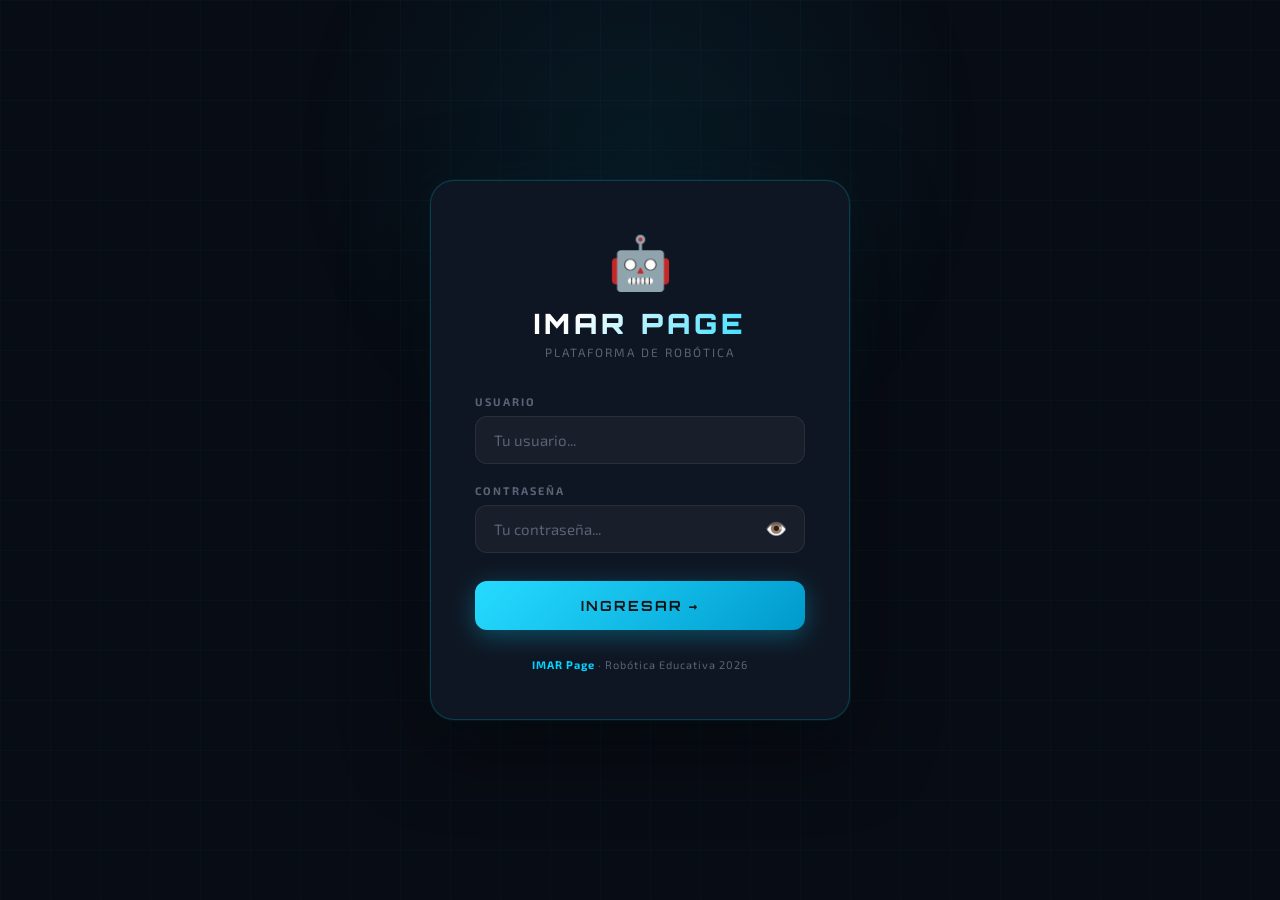
<file: index.html>
<!DOCTYPE html>
<html lang="es">
<head>
  <meta charset="UTF-8" />
  <meta name="viewport" content="width=device-width, initial-scale=1.0" />
  <title>IMAR Page — Ingresar</title>
  <link rel="stylesheet" href="./css/login.css" />
</head>
<body>

  <div class="login-wrapper">
    <div class="login-card">

      <!-- Logo -->
      <div class="login-logo">
        <span class="logo-robot">🤖</span>
        <div class="logo-titulo">IMAR PAGE</div>
        <div class="logo-sub">Plataforma de Robótica</div>
      </div>

      <!-- Formulario -->
      <form id="form-login" autocomplete="off">

        <div class="form-group">
          <label for="usuario">Usuario</label>
          <input
            type="text"
            id="usuario"
            name="usuario"
            placeholder="Tu usuario..."
            autocomplete="off"
            spellcheck="false"
          />
        </div>

        <div class="form-group">
          <label for="password">Contraseña</label>
          <div class="input-wrap">
            <input
              type="password"
              id="password"
              name="password"
              placeholder="Tu contraseña..."
              autocomplete="off"
            />
            <button type="button" class="toggle-pass" id="toggle-pass" title="Mostrar/ocultar">
              👁️
            </button>
          </div>
        </div>

        <button type="submit" class="btn-login" id="btn-login">
          INGRESAR →
        </button>

        <div class="msg-error" id="msg-error">
          ❌ Usuario o contraseña incorrectos. Intentá de nuevo.
        </div>

      </form>

      <div class="login-footer">
        <span>IMAR Page</span> · Robótica Educativa 2026
      </div>

    </div>
  </div>

  <script src="./js/auth.js"></script>
  <script>
    // ---- Toggle mostrar/ocultar contraseña ----
    document.getElementById('toggle-pass').addEventListener('click', function () {
      const input = document.getElementById('password');
      if (input.type === 'password') {
        input.type = 'text';
        this.textContent = '🙈';
      } else {
        input.type = 'password';
        this.textContent = '👁️';
      }
    });

    // ---- Submit del formulario ----
    document.getElementById('form-login').addEventListener('submit', async function (e) {
      e.preventDefault();

      const usuario  = document.getElementById('usuario').value;
      const password = document.getElementById('password').value;
      const btnLogin = document.getElementById('btn-login');
      const msgError = document.getElementById('msg-error');

      // Validación mínima
      if (!usuario || !password) {
        msgError.textContent = '⚠️ Completá usuario y contraseña.';
        msgError.classList.add('visible');
        return;
      }

      // Estado de carga
      btnLogin.disabled = true;
      btnLogin.textContent = 'INGRESANDO...';
      msgError.classList.remove('visible');

      const resultado = await AUTH.login(usuario, password);

      if (resultado.ok) {
        btnLogin.textContent = '✅ BIENVENIDO/A';
        // Redirige según el usuario
        setTimeout(() => {
          window.location.href = resultado.usuario.redirige;
        }, 600);
      } else {
        btnLogin.disabled = false;
        btnLogin.textContent = 'INGRESAR →';
        msgError.textContent = resultado.error
          ? '⚠️ Error al cargar los usuarios. Avisale al profe.'
          : '❌ Usuario o contraseña incorrectos. Intentá de nuevo.';
        msgError.classList.add('visible');
        // Limpia contraseña
        document.getElementById('password').value = '';
        document.getElementById('password').focus();
      }
    });

    // ---- Enter en los campos ----
    ['usuario', 'password'].forEach(id => {
      document.getElementById(id).addEventListener('keydown', function (e) {
        if (e.key === 'Enter') document.getElementById('form-login').requestSubmit();
      });
    });
  </script>

</body>
</html>
</file>
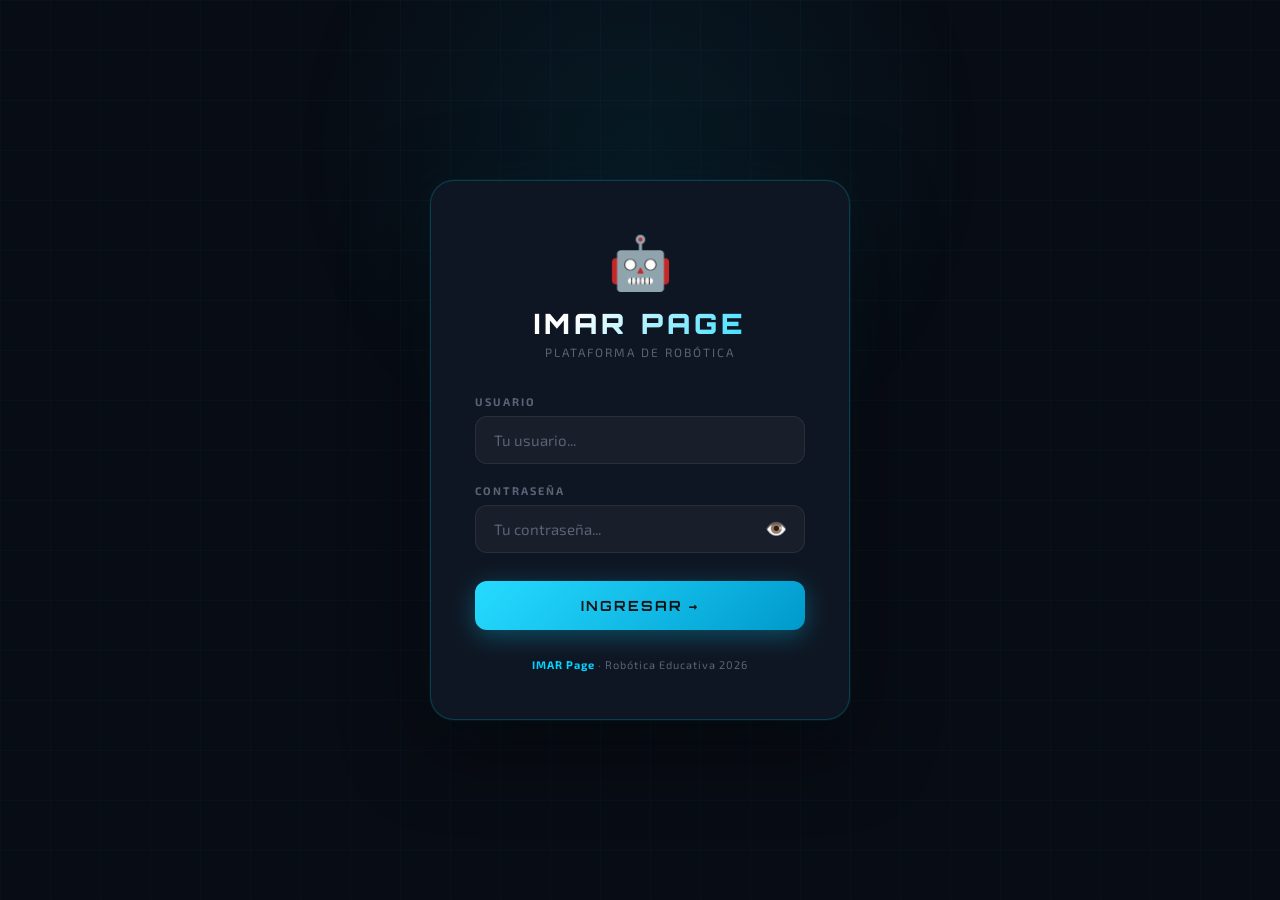
<file: html/primaria/tercero.html>
<!DOCTYPE html>
<html lang="es">
<head>
  <meta charset="UTF-8" />
  <meta name="viewport" content="width=device-width, initial-scale=1.0" />
  <title>IMAR Page — Tercer Año</title>
  <link rel="stylesheet" href="../../css/bootstrap.css" />
  <link rel="stylesheet" href="../../css/primaria.css" />
</head>
<body>

  <!-- NAVBAR -->
  <nav class="imar-navbar">
    <div class="container d-flex align-items-center justify-content-between gap-3 flex-wrap">
      <a href="#" class="navbar-logo">🤖 <span>IMAR Page</span></a>
      <span class="navbar-grado">🎒 Tercer Año</span>
      <button class="btn-logout" onclick="AUTH.logout()">Cerrar sesión →</button>
    </div>
  </nav>

  <!-- HERO -->
  <section class="prim-hero">
    <div class="container text-center position-relative">
      <span class="hero-emoji">🤖</span>
      <h1 class="hero-titulo">¡Bienvenidos, Tercer Año!</h1>
      <p class="hero-sub">Acá están todos tus materiales de Robótica. ¡A construir!</p>
      <div class="hero-chips justify-content-center">
        <span class="hero-chip">🧱 WeDo 2.0</span>
        <span class="hero-chip">🐱 Scratch</span>
        <span class="hero-chip">⚙️ Robótica</span>
      </div>
    </div>
  </section>

  <!-- ================================================
       SECCIÓN 1 — WEDO 2.0 BÁSICOS OFICIALES
       ================================================ -->
  <section class="contenido-section sec-wedo-basico">
    <div class="container">
      <div class="section-header">
        <span class="section-icon">🧱</span>
        <div>
          <h2 class="section-titulo">WeDo 2.0 — Básicos Oficiales</h2>
          <p class="section-desc">Manuales oficiales de LEGO Education</p>
        </div>
        <span class="section-badge">LEGO Oficial</span>
      </div>

      <div class="contenido-grid">

        <!-- TARJETA — copiá este bloque para agregar más -->
        <div class="contenido-card" data-id="wb-01" data-bloqueado="false">
          <div class="card-stripe"></div>
          <div class="card-body-imar">
            <span class="card-tipo">Manual Oficial · WeDo 2.0</span>
            <h3 class="card-titulo">🚁 El Helicoptero 🚁</h3>
            <p class="card-desc">El famoso helicoptero a llegado para que ustedes lo puedan armar. Tratemos de rescatar a esos pandas e imaginemos alguna situación para poder rescatarlos.</p>
          </div>
          <div class="card-img-wrap">
            <figure>
              <!-- Reemplazá src con: ../../img/primaria/tercero/nombre.jpg -->
              <img src="../../img/primaria/Helicoptero_Wedo_Education.JPG" alt="Vista previa" onerror="this.parentElement.innerHTML='<span class=img-placeholder>🖼️</span>'" />
            </figure>
          </div>
          <div class="card-footer-imar">
            <!-- Reemplazá href con el link de LEGO Education -->
            <a class="btn-ver" href="https://assets.education.lego.com/v3/assets/blt293eea581807678a/bltfca247efe00b6955/5f88038069efd81ab4debf32/45300_7a_helicopter.pdf?locale=es-es" target="_blank" rel="noopener">📄 Ver Manual</a>
          </div>
        </div>

        <div class="contenido-card" data-id="wb-02" data-bloqueado="false">
          <div class="card-stripe"></div>
          <div class="card-body-imar">
            <span class="card-tipo">Manual Oficial · WeDo 2.0</span>
            <h3 class="card-titulo">🌑Luna el robót lunar.🌑</h3>
            <p class="card-desc">Conoce a Luna, un robot de lego que puede recolectar objetos y moverse de una manera "peculiar". Trata de programarla para que pueda moverse en un entorno, y si puedes, ponle el sensor de movimiento para que no se choque.</p>
          </div>
          <div class="card-img-wrap">
            <figure>
              <img src="../../img/primaria/Luna_Robot_Lego_Wedo.JPG" alt="Vista previa" onerror="this.parentElement.innerHTML='<span class=img-placeholder>🖼️</span>'" />
            </figure>
          </div>
          <div class="card-footer-imar">
            <a class="btn-ver" href="https://assets.education.lego.com/v3/assets/blt293eea581807678a/blt93f5125c1d1251c0/5f880346c7a3ba77aa91cc1e/45300_16a_luna_rover.pdf?locale=es-es" target="_blank" rel="noopener">📄 Ver Manual</a>
          </div>
        </div>

        <div class="contenido-card" data-id="wb-03" data-bloqueado="false">
          <div class="card-stripe"></div>
          <div class="card-body-imar">
            <span class="card-tipo">Manual Oficial · WeDo 2.0</span>
            <h3 class="card-titulo">🐰 EASTER BUNNY THE RABBIT 🐰</h3>
            <p class="card-desc">Que te parece si armamos algo muy desafiante. Comenzando por tu primer conejo.</p>
          </div>
          <div class="card-img-wrap">
            <figure>
              <img src="../../img/primaria/The_Banny_Lego_Wedo_RGT.png" alt="Vista previa" onerror="this.parentElement.innerHTML='<span class=img-placeholder>🖼️</span>'" />
            </figure>
          </div>
          <div class="card-footer-imar">
            <a class="btn-ver" href="https://drive.google.com/file/d/1m9ETBO3AhwhtoblxPLk6swQx3554n0Lf/view" target="_blank" rel="noopener">📄 Ver Manual</a>
          </div>
        </div>

        <!-- Tarjeta BLOQUEADA de ejemplo -->
        <div class="contenido-card" data-id="wb-04" data-bloqueado="true">
          <div class="card-stripe"></div>
          <div class="card-body-imar">
            <span class="card-tipo">Manual Oficial · WeDo 2.0</span>
            <h3 class="card-titulo">🦾🦾 El brazo robotico 🦾🦾</h3>
            <p class="card-desc">De la mano de Lego Wedo 2.0 tendran que armar su primer brazo robótico. La idea es que este pueda abrir y cerrarse al ver algun objeto para que este sea atrapado.</p>
          </div>
          <div class="card-img-wrap">
            <figure>
              <img src="../../img/primaria/Robotic_Arm_Lego_Wedo.JPG" alt="Vista previa" onerror="this.parentElement.innerHTML='<span class=img-placeholder>🖼️</span>'" />
            </figure>
          </div>
          <div class="card-footer-imar">
            <a class="btn-ver" href="https://assets.education.lego.com/v3/assets/blt293eea581807678a/blt31b1c4b8bee378c6/5f8803240fa6ca0be8c8d3cf/45300_09a_robotic_arm.pdf?locale=es-es" target="_blank" rel="noopener">📄 Ver Manual</a>
          </div>
        </div>

      </div>
    </div>
  </section>

  <!-- ================================================
       SECCIÓN 2 — WEDO 2.0 AVANZADOS
       ================================================ -->
  <section class="contenido-section sec-wedo-avanzado">
    <div class="container">
      <div class="section-header">
        <span class="section-icon">⚙️</span>
        <div>
          <h2 class="section-titulo">WeDo 2.0 — Avanzados</h2>
          <p class="section-desc">Manuales creados por el profe · exclusivos IMAR</p>
        </div>
        <span class="section-badge">IMAR Exclusivo</span>
      </div>

      <div class="contenido-grid">

        <div class="contenido-card" data-id="wa-01" data-bloqueado="false">
          <div class="card-stripe"></div>
          <div class="card-body-imar">
            <span class="card-tipo">Manual Avanzado · IMAR</span>
            <h3 class="card-titulo">🚗 El Smart Car 🚗</h3>
            <p class="card-desc">Ante ustedes el auto inteligente, su misión tratar de no chocarse con los objetos que tiene delante y evitarlos lo mejor posible. Armarlo es sencillo, ¿podrás programarlo bien?</p>
          </div>
          <div class="card-img-wrap">
            <figure>
              <!-- Reemplazá src con: ../../img/primaria/tercero/nombre.jpg -->
              <img src="../../img/primaria/Smart-Car.JPG" alt="Vista previa" onerror="this.parentElement.innerHTML='<span class=img-placeholder>🖼️</span>'" />
            </figure>
          </div>
          <div class="card-footer-imar">
            <!-- Reemplazá href con la ruta a tu PDF -->
            <a class="btn-ver" href="../../pdfs/primaria/auto.pdf" target="_blank" rel="noopener">📄 Ver PDF</a>
          </div>
        </div>

        <div class="contenido-card" data-id="wa-02" data-bloqueado="false">
          <div class="card-stripe"></div>
          <div class="card-body-imar">
            <span class="card-tipo">Manual Avanzado · IMAR</span>
            <h3 class="card-titulo"> EL SUPERGOLERO </h3>
            <p class="card-desc">En este manual necesitarán dos kits de robótica. Tratarán de armar un golero que será capaz de atajar las pelotas que metan al arco.</p>
          </div>
          <div class="card-img-wrap">
            <figure>
              <img src="../../img/primaria/Supergolero.JPG" alt="Vista previa" onerror="this.parentElement.innerHTML='<span class=img-placeholder>🖼️</span>'" />
            </figure>
          </div>
          <div class="card-footer-imar">
            <a class="btn-ver" href="../../pdfs/primaria/golero.pdf" target="_blank" rel="noopener">📄 Ver PDF</a>
          </div>
        </div>

        <div class="contenido-card" data-id="wa-03" data-bloqueado="false">
          <div class="card-stripe"></div>
          <div class="card-body-imar">
            <span class="card-tipo">Manual Avanzado · IMAR</span>
            <h3 class="card-titulo">✈ Acrobatic Plane ✈</h3>
            <p class="card-desc">El siguiente robót, aunque es pequeño hace acrobasias. Trata de armarlo y programarlo para que puedas ver lo que hace.</p>
          </div>
          <div class="card-img-wrap">
            <figure>
              <img src="../../img/primaria/aerobatic plane.png" alt="Vista previa" onerror="this.parentElement.innerHTML='<span class=img-placeholder>🖼️</span>'" />
            </figure>
          </div>
          <div class="card-footer-imar">
            <a class="btn-ver" href="../../pdfs/primaria/Aerobatic Airplane.pdf" target="_blank" rel="noopener">📄 Ver PDF</a>
          </div>
        </div>

      </div>
    </div>
  </section>

  <!-- ================================================
       SECCIÓN 3 — MINECRAFT EDUCATION EDITION CODE.ORG
       ================================================ -->
  <section class="contenido-section sec-scratch">
    <div class="container">
      <div class="section-header">
        <span class="section-icon">🐱</span>
        <div>
          <h2 class="section-titulo">Welcome to Minecraft Education</h2>
          <p class="section-desc">Proyectos combinados de programación y pensamiento computacional.</p>
        </div>
        <span class="section-badge">CODE.ORG + MINECRAFT</span>
      </div>

      <div class="contenido-grid">

        <div class="contenido-card" data-id="sc-01" data-bloqueado="false">
          <div class="card-stripe"></div>
          <div class="card-body-imar">
            <span class="card-tipo">Proyecto · CODE.ORG + MINECRAFT</span>
            <h3 class="card-titulo">🎮 Minecraft: Viaje Acuático </h3>
            <p class="card-desc">En esta lección, alumnos de todas las edades tienen una experiencia de iniciación a la codificación y la informática en un entorno seguro y de apoyo.</p>
          </div>
          <div class="card-img-wrap">
            <figure>
              <img href="https://contentful-images.code.org/90t6bu6vlf76/2LLhACqYlYPNrpvjvN8gXn/cba013ea01c1b674f3d030ba30ca6c34/291daacf8b43681d634c9004b5f0d14a-Minecraft_Voyager.png?fm=avif" alt="Vista previa" onerror="this.parentElement.innerHTML='<span class=img-placeholder>🖼️</span>'" />
            </figure>
          </div>
          <div class="card-footer-imar d-flex flex-column gap-2">
            <a class="btn-ver btn-scratch" href="https://studio.code.org/la/courses/aquatic/units/1/lessons/1/levels/1?lang=es-LA&viewAs=Instructor" target="_blank" rel="noopener">🐱 Abrir Minecraft</a>
          </div>
        </div>

        <div class="contenido-card" data-id="sc-02" data-bloqueado="false">
          <div class="card-stripe"></div>
          <div class="card-body-imar">
            <span class="card-tipo">Proyecto · CODE.ORG + MINECRAFT</span>
            <h3 class="card-titulo">Minecraft: Viaje del héroe</h3>
            <p class="card-desc">En esta lección, alumnos de todas las edades tienen una experiencia de iniciación a la codificación y la informática en un entorno seguro y de apoyo.</p>
          </div>
          <div class="card-img-wrap">
            <figure>
              <img href="https://contentful-images.code.org/90t6bu6vlf76/6cKtvUaxGSNdkzeaYLYoDW/9b94084a9d5c6bebdd9d0e5d8ea3ad06/bc18ee38884e2fcf640315516932ad20-Heros_Journey.png?fm=avif" alt="Vista previa" onerror="this.parentElement.innerHTML='<span class=img-placeholder>🖼️</span>'" />
            </figure>
          </div>
          <div class="card-footer-imar d-flex flex-column gap-2">
            <a class="btn-ver btn-scratch" href="https://studio.code.org/la/courses/hero/units/1/lessons/1/levels/1?viewAs=Instructor" target="_blank" rel="noopener">🐱 Abrir Minecraft</a>
          </div>
        </div>

        <div class="contenido-card" data-id="sc-03" data-bloqueado="true">
          <div class="card-stripe"></div>
          <div class="card-body-imar">
            <span class="card-tipo">Proyecto · Scratch + WeDo</span>
            <h3 class="card-titulo">Hora de Código de Minecraft</h3>
            <p class="card-desc">En esta lección, alumnos de todas las edades tienen una experiencia de iniciación a la codificación y la informática en un entorno seguro y de apoyo.</p>
          </div>
          <div class="card-img-wrap">
            <figure>
              <img href="https://contentful-images.code.org/90t6bu6vlf76/1JSZVeVvkM4dkNso4elRrt/0e8b1acff51dd7305a680732799877c3/394e2f88d57df1306f95903e709a4fbf-MC_HOC.png?fm=avif" alt="Vista previa" onerror="this.parentElement.innerHTML='<span class=img-placeholder>🖼️</span>'" />
            </figure>
          </div>
          <div class="card-footer-imar">
            <a class="btn-ver" href="https://studio.code.org/la/courses/mc/units/1/lessons/1/levels/1?viewAs=Instructor" target="_blank" rel="noopener">📄 Abrir Minecraft</a>
          </div>
        </div>

      </div>
    </div>
  </section>

  <!-- FOOTER -->
  <footer class="imar-footer">
    <span>IMAR Page</span> · Robótica Educativa · 2026
  </footer>

  <script src="../../js/auth.js"></script>
  <script src="../../js/supabase.js"></script>
  <script src="../../js/visibilidad.js"></script>
  <script>
    AUTH.verificar('alumno');
    // Cargar visibilidad desde Supabase
    VISIBILIDAD.aplicar('tercero');
  </script>

</body>
</html>
</file>
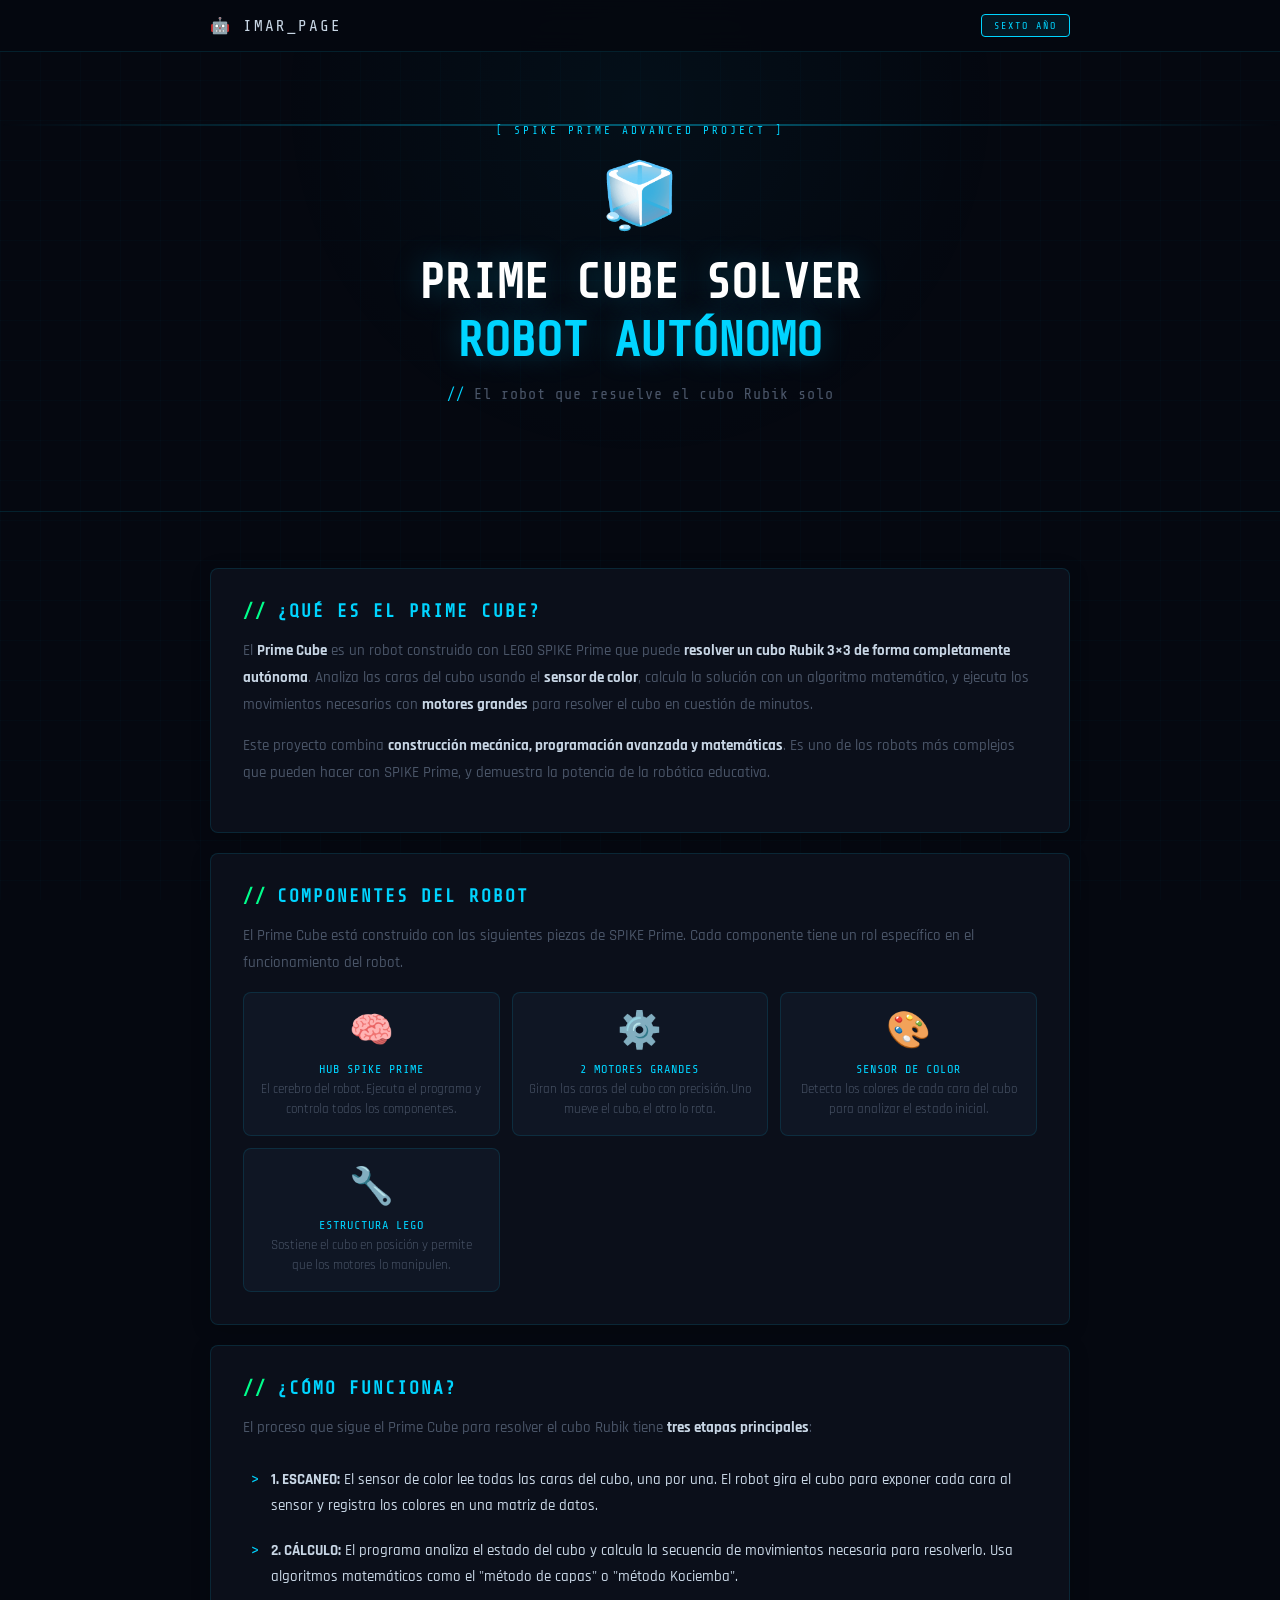
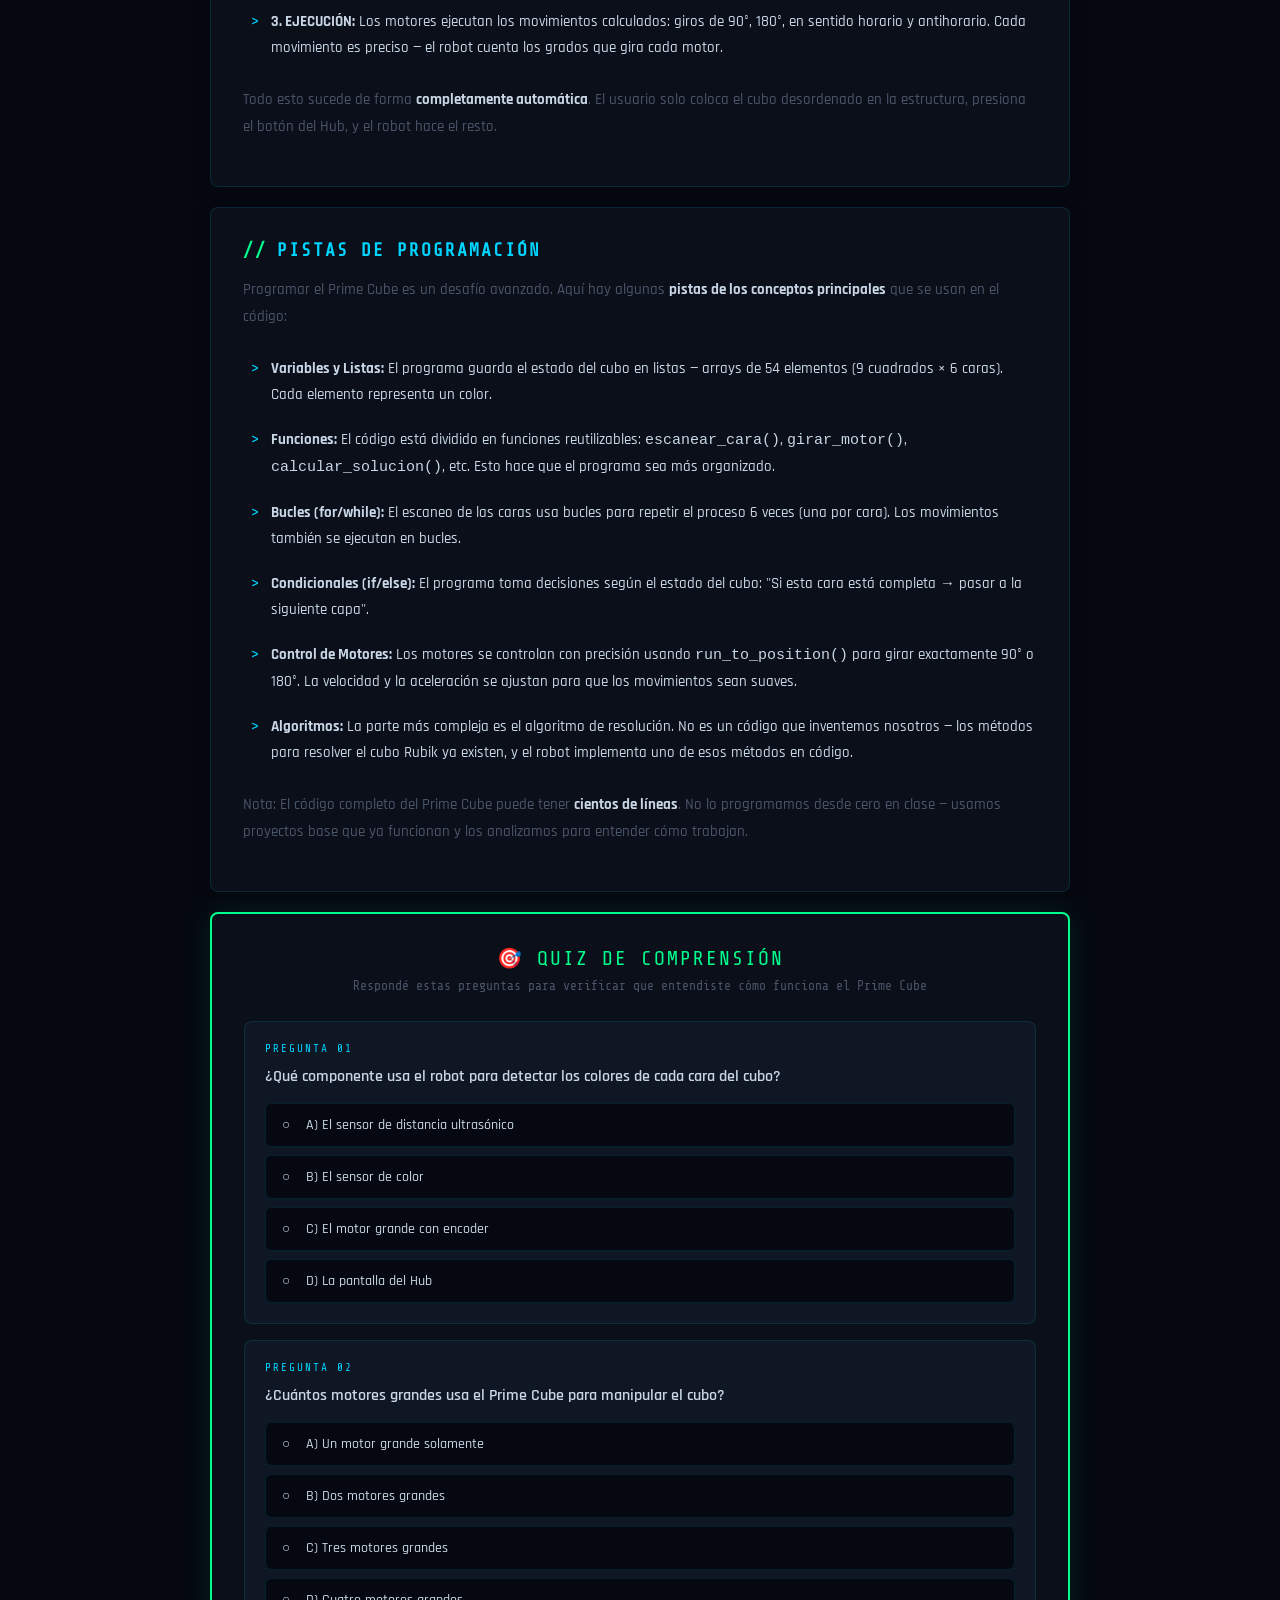
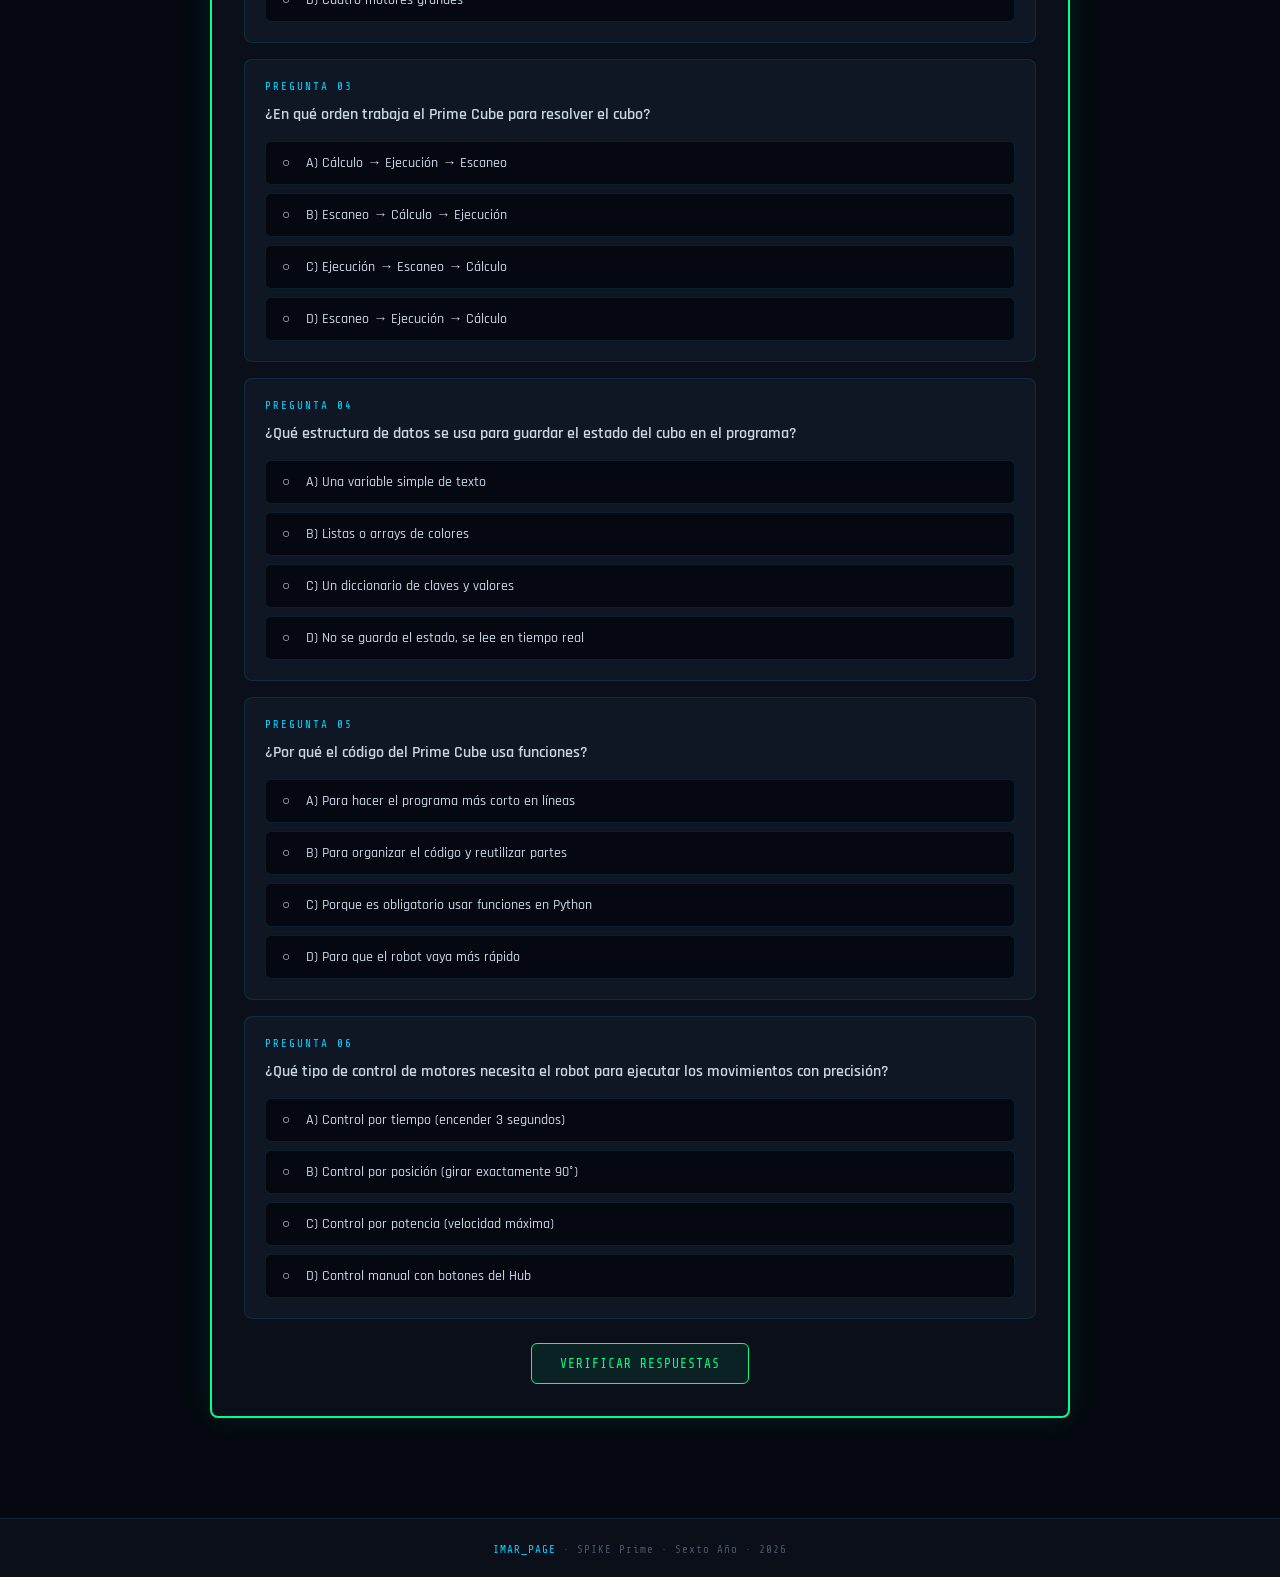
<file: html/spike/spike-prime-cube-actividad.html>
<!DOCTYPE html>
<html lang="es">
<head>
  <meta charset="UTF-8" />
  <meta name="viewport" content="width=device-width, initial-scale=1.0" />
  <title>🤖 SPIKE Prime Cube Solver</title>
  <link href="https://fonts.googleapis.com/css2?family=Share+Tech+Mono&family=Rajdhani:wght@400;600;700&display=swap" rel="stylesheet">
  <style>
    :root {
      --bg:        #050810;
      --surface:   #0b0f1a;
      --surface2:  #0f1624;
      --border:    rgba(0,212,255,0.12);
      --cyan:      #00d4ff;
      --cyan-dim:  rgba(0,212,255,0.08);
      --cyan-glow: rgba(0,212,255,0.25);
      --verde:     #00ff8c;
      --verde-dim: rgba(0,255,140,0.08);
      --amarillo:  #ffd700;
      --rojo:      #ff3d5a;
      --morado:    #bf5fff;
      --texto:     #c8d6e5;
      --muted:     #4a5568;
      --radius:    8px;
    }

    *, *::before, *::after { box-sizing: border-box; margin: 0; padding: 0; }
    html { scroll-behavior: smooth; }

    body {
      background: var(--bg);
      color: var(--texto);
      font-family: 'Rajdhani', sans-serif;
      min-height: 100vh;
      overflow-x: hidden;
    }

    /* Grid background */
    body::before {
      content: '';
      position: fixed; inset: 0;
      background-image:
        linear-gradient(rgba(0,212,255,0.02) 1px, transparent 1px),
        linear-gradient(90deg, rgba(0,212,255,0.02) 1px, transparent 1px);
      background-size: 40px 40px;
      pointer-events: none; z-index: 0;
    }

    /* Orbe superior */
    body::after {
      content: '';
      position: fixed;
      top: -300px; left: 50%;
      transform: translateX(-50%);
      width: 800px; height: 800px;
      background: radial-gradient(circle, rgba(0,212,255,0.04) 0%, transparent 65%);
      pointer-events: none; z-index: 0;
    }

    /* ===== NAVBAR ===== */
    .nav {
      position: sticky; top: 0; z-index: 100;
      background: rgba(5,8,16,0.92);
      backdrop-filter: blur(12px);
      border-bottom: 1px solid var(--border);
      padding: 14px 0;
    }

    .nav-inner {
      max-width: 900px;
      margin: 0 auto;
      padding: 0 20px;
      display: flex;
      align-items: center;
      justify-content: space-between;
      gap: 12px;
    }

    .nav-logo {
      font-family: 'Share Tech Mono', monospace;
      font-size: 16px;
      color: var(--cyan);
      text-decoration: none;
      letter-spacing: 2px;
    }
    .nav-logo span { color: var(--texto); }

    .nav-badge {
      font-family: 'Share Tech Mono', monospace;
      font-size: 10px; letter-spacing: 2px;
      padding: 5px 12px; border-radius: 4px;
      border: 1px solid var(--cyan);
      color: var(--cyan);
      background: var(--cyan-dim);
      text-transform: uppercase;
    }

    /* ===== HERO ===== */
    .hero {
      position: relative; z-index: 1;
      padding: 72px 20px 80px;
      text-align: center;
      border-bottom: 1px solid var(--border);
      overflow: hidden;
    }

    .hero::before {
      content: '';
      position: absolute;
      left: 0; right: 0;
      height: 2px;
      background: linear-gradient(90deg, transparent, var(--cyan), transparent);
      animation: scan 4s ease-in-out infinite;
      opacity: 0.4;
    }
    @keyframes scan {
      0%   { top: 0%; }
      100% { top: 100%; }
    }

    .hero-tag {
      font-family: 'Share Tech Mono', monospace;
      font-size: 11px;
      letter-spacing: 3px;
      color: var(--cyan);
      text-transform: uppercase;
      margin-bottom: 20px;
      display: block;
    }
    .hero-tag::before { content: '[ '; }
    .hero-tag::after  { content: ' ]'; }

    .hero-emoji {
      font-size: 64px;
      display: block;
      margin-bottom: 16px;
      animation: rotar 3s ease-in-out infinite;
    }

    @keyframes rotar {
      0%,100% { transform: rotateY(0deg); }
      50%     { transform: rotateY(180deg); }
    }

    .hero h1 {
      font-family: 'Share Tech Mono', monospace;
      font-size: clamp(26px, 5vw, 48px);
      color: #fff;
      line-height: 1.2;
      margin-bottom: 16px;
      text-shadow: 0 0 30px var(--cyan-glow);
    }
    .hero h1 .highlight { color: var(--cyan); }

    .hero-sub {
      font-size: 15px;
      color: var(--muted);
      letter-spacing: 1px;
      margin-bottom: 28px;
      font-family: 'Share Tech Mono', monospace;
    }
    .hero-sub::before { content: '// '; color: var(--cyan); }

    /* ===== MAIN ===== */
    .main {
      position: relative; z-index: 1;
      max-width: 900px;
      margin: 0 auto;
      padding: 56px 20px 80px;
    }

    /* ===== SECCIÓN ===== */
    .seccion {
      background: var(--surface);
      border: 1px solid var(--border);
      border-radius: var(--radius);
      padding: 32px;
      margin-bottom: 20px;
      box-shadow: 0 4px 20px rgba(0,0,0,0.2);
    }

    .seccion h2 {
      font-family: 'Share Tech Mono', monospace;
      font-size: 18px;
      color: var(--cyan);
      letter-spacing: 2px;
      margin-bottom: 16px;
      text-transform: uppercase;
      display: flex;
      align-items: center;
      gap: 10px;
    }
    .seccion h2::before {
      content: '//';
      color: var(--verde);
    }

    .seccion p {
      font-size: 15px;
      color: var(--muted);
      line-height: 1.8;
      margin-bottom: 14px;
      font-weight: 500;
    }

    .seccion p strong { color: var(--texto); }

    .seccion ul {
      list-style: none;
      padding: 0;
      margin: 16px 0;
    }

    .seccion li {
      font-size: 15px;
      color: var(--texto);
      line-height: 1.7;
      padding: 10px 0 10px 28px;
      position: relative;
      font-weight: 500;
    }

    .seccion li::before {
      content: '>';
      position: absolute;
      left: 8px;
      color: var(--cyan);
      font-family: 'Share Tech Mono', monospace;
    }

    /* Componentes */
    .componentes-grid {
      display: grid;
      grid-template-columns: repeat(auto-fit, minmax(200px, 1fr));
      gap: 12px;
      margin-top: 16px;
    }

    .comp-card {
      background: var(--surface2);
      border: 1px solid var(--border);
      border-radius: var(--radius);
      padding: 16px;
      text-align: center;
      transition: border-color 0.3s, box-shadow 0.3s;
    }

    .comp-card:hover {
      border-color: var(--cyan);
      box-shadow: 0 0 20px rgba(0,212,255,0.1);
    }

    .comp-emoji {
      font-size: 36px;
      display: block;
      margin-bottom: 8px;
    }

    .comp-nombre {
      font-family: 'Share Tech Mono', monospace;
      font-size: 12px;
      color: var(--cyan);
      margin-bottom: 4px;
      letter-spacing: 1px;
    }

    .comp-desc {
      font-size: 13px;
      color: var(--muted);
      line-height: 1.5;
    }

    /* Código de ejemplo */
    .code-block {
      background: #0d1117;
      border: 1px solid var(--border);
      border-radius: var(--radius);
      padding: 16px 20px;
      margin: 16px 0;
      overflow-x: auto;
      font-family: 'Share Tech Mono', monospace;
      font-size: 13px;
      line-height: 1.6;
      color: var(--texto);
    }

    .code-block .comment { color: #6a737d; }
    .code-block .keyword { color: var(--morado); }
    .code-block .string  { color: var(--verde); }
    .code-block .number  { color: var(--amarillo); }

    /* ===== QUIZ ===== */
    .quiz-section {
      background: var(--surface);
      border: 2px solid var(--verde);
      border-radius: var(--radius);
      padding: 32px;
      margin-bottom: 20px;
      box-shadow: 0 0 30px rgba(0,255,140,0.1);
    }

    .quiz-titulo {
      font-family: 'Share Tech Mono', monospace;
      font-size: 20px;
      color: var(--verde);
      letter-spacing: 2px;
      margin-bottom: 8px;
      text-transform: uppercase;
      text-align: center;
    }

    .quiz-sub {
      font-size: 13px;
      color: var(--muted);
      text-align: center;
      margin-bottom: 28px;
      font-family: 'Share Tech Mono', monospace;
    }

    .pregunta {
      background: var(--surface2);
      border: 1px solid var(--border);
      border-radius: var(--radius);
      padding: 20px;
      margin-bottom: 16px;
    }

    .pregunta-num {
      font-family: 'Share Tech Mono', monospace;
      font-size: 11px;
      color: var(--cyan);
      letter-spacing: 2px;
      margin-bottom: 10px;
    }

    .pregunta-texto {
      font-size: 16px;
      color: var(--texto);
      font-weight: 600;
      margin-bottom: 14px;
      line-height: 1.5;
    }

    .opciones {
      display: flex;
      flex-direction: column;
      gap: 8px;
    }

    .opcion {
      background: var(--bg);
      border: 1px solid var(--border);
      border-radius: 6px;
      padding: 12px 16px;
      cursor: pointer;
      transition: all 0.2s;
      font-size: 14px;
      color: var(--texto);
      font-weight: 500;
    }

    .opcion:hover {
      border-color: var(--cyan);
      background: rgba(0,212,255,0.05);
    }

    .opcion.selected {
      border-color: var(--cyan);
      background: var(--cyan-dim);
      color: var(--cyan);
    }

    .opcion.correcta {
      border-color: var(--verde);
      background: var(--verde-dim);
      color: var(--verde);
    }

    .opcion.incorrecta {
      border-color: var(--rojo);
      background: rgba(255,61,90,0.08);
      color: var(--rojo);
    }

    .opcion::before {
      content: '○ ';
      font-family: 'Share Tech Mono', monospace;
      margin-right: 8px;
    }

    .opcion.selected::before,
    .opcion.correcta::before {
      content: '● ';
    }

    .opcion.incorrecta::before {
      content: '✕ ';
    }

    /* Botón verificar */
    .btn-verificar {
      font-family: 'Share Tech Mono', monospace;
      font-size: 13px;
      letter-spacing: 1px;
      padding: 12px 28px;
      border-radius: 6px;
      border: 1px solid var(--verde);
      color: var(--verde);
      background: var(--verde-dim);
      cursor: pointer;
      transition: all 0.2s;
      text-transform: uppercase;
      display: block;
      margin: 24px auto 0;
    }

    .btn-verificar:hover {
      background: var(--verde);
      color: #000;
      box-shadow: 0 0 20px rgba(0,255,140,0.3);
    }

    .btn-verificar:disabled {
      opacity: 0.5;
      cursor: not-allowed;
    }

    /* Resultado */
    .resultado {
      display: none;
      background: var(--surface2);
      border-radius: var(--radius);
      padding: 20px;
      margin-top: 20px;
      text-align: center;
      border: 1px solid;
    }

    .resultado.show { display: block; }

    .resultado.excelente { border-color: var(--verde); }
    .resultado.bien      { border-color: var(--cyan); }
    .resultado.mejorar   { border-color: var(--amarillo); }

    .resultado-emoji {
      font-size: 48px;
      display: block;
      margin-bottom: 12px;
    }

    .resultado-titulo {
      font-family: 'Share Tech Mono', monospace;
      font-size: 18px;
      margin-bottom: 8px;
      letter-spacing: 2px;
    }

    .resultado.excelente .resultado-titulo { color: var(--verde); }
    .resultado.bien .resultado-titulo      { color: var(--cyan); }
    .resultado.mejorar .resultado-titulo   { color: var(--amarillo); }

    .resultado-puntaje {
      font-size: 15px;
      color: var(--muted);
      font-weight: 600;
    }

    /* ===== FOOTER ===== */
    footer {
      position: relative; z-index: 1;
      background: var(--surface);
      border-top: 1px solid var(--border);
      color: var(--muted);
      text-align: center;
      padding: 24px;
      font-family: 'Share Tech Mono', monospace;
      font-size: 11px;
      letter-spacing: 1px;
    }
    footer span { color: var(--cyan); }

    @media(max-width:600px){
      .componentes-grid { grid-template-columns: 1fr; }
    }
  </style>
</head>
<body>

  <!-- NAV -->
  <nav class="nav">
    <div class="nav-inner">
      <a href="#" class="nav-logo">🤖 <span>IMAR_PAGE</span></a>
      <span class="nav-badge">Sexto Año</span>
    </div>
  </nav>

  <!-- HERO -->
  <div class="hero">
    <span class="hero-tag">SPIKE Prime Advanced Project</span>
    <span class="hero-emoji">🧊</span>
    <h1>PRIME CUBE SOLVER<br><span class="highlight">ROBOT AUTÓNOMO</span></h1>
    <p class="hero-sub">El robot que resuelve el cubo Rubik solo</p>
  </div>

  <!-- MAIN -->
  <div class="main">

    <!-- INTRO -->
    <div class="seccion">
      <h2>¿Qué es el Prime Cube?</h2>
      <p>
        El <strong>Prime Cube</strong> es un robot construido con LEGO SPIKE Prime que puede <strong>resolver un cubo Rubik 3×3 de forma completamente autónoma</strong>.
        Analiza las caras del cubo usando el <strong>sensor de color</strong>, calcula la solución con un algoritmo matemático,
        y ejecuta los movimientos necesarios con <strong>motores grandes</strong> para resolver el cubo en cuestión de minutos.
      </p>
      <p>
        Este proyecto combina <strong>construcción mecánica, programación avanzada y matemáticas</strong>.
        Es uno de los robots más complejos que pueden hacer con SPIKE Prime, y demuestra la potencia de la robótica educativa.
      </p>
    </div>

    <!-- COMPONENTES -->
    <div class="seccion">
      <h2>Componentes del Robot</h2>
      <p>
        El Prime Cube está construido con las siguientes piezas de SPIKE Prime. Cada componente tiene un rol específico en el funcionamiento del robot.
      </p>

      <div class="componentes-grid">
        <div class="comp-card">
          <span class="comp-emoji">🧠</span>
          <div class="comp-nombre">HUB SPIKE PRIME</div>
          <div class="comp-desc">El cerebro del robot. Ejecuta el programa y controla todos los componentes.</div>
        </div>

        <div class="comp-card">
          <span class="comp-emoji">⚙️</span>
          <div class="comp-nombre">2 MOTORES GRANDES</div>
          <div class="comp-desc">Giran las caras del cubo con precisión. Uno mueve el cubo, el otro lo rota.</div>
        </div>

        <div class="comp-card">
          <span class="comp-emoji">🎨</span>
          <div class="comp-nombre">SENSOR DE COLOR</div>
          <div class="comp-desc">Detecta los colores de cada cara del cubo para analizar el estado inicial.</div>
        </div>

        <div class="comp-card">
          <span class="comp-emoji">🔧</span>
          <div class="comp-nombre">ESTRUCTURA LEGO</div>
          <div class="comp-desc">Sostiene el cubo en posición y permite que los motores lo manipulen.</div>
        </div>
      </div>
    </div>

    <!-- CÓMO FUNCIONA -->
    <div class="seccion">
      <h2>¿Cómo funciona?</h2>
      <p>
        El proceso que sigue el Prime Cube para resolver el cubo Rubik tiene <strong>tres etapas principales</strong>:
      </p>

      <ul>
        <li><strong>1. ESCANEO:</strong> El sensor de color lee todas las caras del cubo, una por una. El robot gira el cubo para exponer cada cara al sensor y registra los colores en una matriz de datos.</li>

        <li><strong>2. CÁLCULO:</strong> El programa analiza el estado del cubo y calcula la secuencia de movimientos necesaria para resolverlo. Usa algoritmos matemáticos como el "método de capas" o "método Kociemba".</li>

        <li><strong>3. EJECUCIÓN:</strong> Los motores ejecutan los movimientos calculados: giros de 90°, 180°, en sentido horario y antihorario. Cada movimiento es preciso — el robot cuenta los grados que gira cada motor.</li>
      </ul>

      <p>
        Todo esto sucede de forma <strong>completamente automática</strong>. El usuario solo coloca el cubo desordenado en la estructura,
        presiona el botón del Hub, y el robot hace el resto.
      </p>
    </div>

    <!-- PISTAS DE PROGRAMACIÓN -->
    <div class="seccion">
      <h2>Pistas de Programación</h2>
      <p>
        Programar el Prime Cube es un desafío avanzado. Aquí hay algunas <strong>pistas de los conceptos principales</strong> que se usan en el código:
      </p>

      <ul>
        <li><strong>Variables y Listas:</strong> El programa guarda el estado del cubo en listas — arrays de 54 elementos (9 cuadrados × 6 caras). Cada elemento representa un color.</li>

        <li><strong>Funciones:</strong> El código está dividido en funciones reutilizables: <code>escanear_cara()</code>, <code>girar_motor()</code>, <code>calcular_solucion()</code>, etc. Esto hace que el programa sea más organizado.</li>

        <li><strong>Bucles (for/while):</strong> El escaneo de las caras usa bucles para repetir el proceso 6 veces (una por cara). Los movimientos también se ejecutan en bucles.</li>

        <li><strong>Condicionales (if/else):</strong> El programa toma decisiones según el estado del cubo: "Si esta cara está completa → pasar a la siguiente capa".</li>

        <li><strong>Control de Motores:</strong> Los motores se controlan con precisión usando <code>run_to_position()</code> para girar exactamente 90° o 180°. La velocidad y la aceleración se ajustan para que los movimientos sean suaves.</li>

        <li><strong>Algoritmos:</strong> La parte más compleja es el algoritmo de resolución. No es un código que inventemos nosotros — los métodos para resolver el cubo Rubik ya existen, y el robot implementa uno de esos métodos en código.</li>
      </ul>

      <p>
        Nota: El código completo del Prime Cube puede tener <strong>cientos de líneas</strong>.
        No lo programamos desde cero en clase — usamos proyectos base que ya funcionan y los analizamos para entender cómo trabajan.
      </p>
    </div>

    <!-- QUIZ -->
    <div class="quiz-section">
      <div class="quiz-titulo">🎯 QUIZ DE COMPRENSIÓN</div>
      <div class="quiz-sub">Respondé estas preguntas para verificar que entendiste cómo funciona el Prime Cube</div>

      <!-- Pregunta 1 -->
      <div class="pregunta" data-pregunta="1">
        <div class="pregunta-num">PREGUNTA 01</div>
        <div class="pregunta-texto">¿Qué componente usa el robot para detectar los colores de cada cara del cubo?</div>
        <div class="opciones">
          <div class="opcion" data-respuesta="a" onclick="seleccionar(1,'a')">A) El sensor de distancia ultrasónico</div>
          <div class="opcion" data-respuesta="b" onclick="seleccionar(1,'b')">B) El sensor de color</div>
          <div class="opcion" data-respuesta="c" onclick="seleccionar(1,'c')">C) El motor grande con encoder</div>
          <div class="opcion" data-respuesta="d" onclick="seleccionar(1,'d')">D) La pantalla del Hub</div>
        </div>
      </div>

      <!-- Pregunta 2 -->
      <div class="pregunta" data-pregunta="2">
        <div class="pregunta-num">PREGUNTA 02</div>
        <div class="pregunta-texto">¿Cuántos motores grandes usa el Prime Cube para manipular el cubo?</div>
        <div class="opciones">
          <div class="opcion" data-respuesta="a" onclick="seleccionar(2,'a')">A) Un motor grande solamente</div>
          <div class="opcion" data-respuesta="b" onclick="seleccionar(2,'b')">B) Dos motores grandes</div>
          <div class="opcion" data-respuesta="c" onclick="seleccionar(2,'c')">C) Tres motores grandes</div>
          <div class="opcion" data-respuesta="d" onclick="seleccionar(2,'d')">D) Cuatro motores grandes</div>
        </div>
      </div>

      <!-- Pregunta 3 -->
      <div class="pregunta" data-pregunta="3">
        <div class="pregunta-num">PREGUNTA 03</div>
        <div class="pregunta-texto">¿En qué orden trabaja el Prime Cube para resolver el cubo?</div>
        <div class="opciones">
          <div class="opcion" data-respuesta="a" onclick="seleccionar(3,'a')">A) Cálculo → Ejecución → Escaneo</div>
          <div class="opcion" data-respuesta="b" onclick="seleccionar(3,'b')">B) Escaneo → Cálculo → Ejecución</div>
          <div class="opcion" data-respuesta="c" onclick="seleccionar(3,'c')">C) Ejecución → Escaneo → Cálculo</div>
          <div class="opcion" data-respuesta="d" onclick="seleccionar(3,'d')">D) Escaneo → Ejecución → Cálculo</div>
        </div>
      </div>

      <!-- Pregunta 4 -->
      <div class="pregunta" data-pregunta="4">
        <div class="pregunta-num">PREGUNTA 04</div>
        <div class="pregunta-texto">¿Qué estructura de datos se usa para guardar el estado del cubo en el programa?</div>
        <div class="opciones">
          <div class="opcion" data-respuesta="a" onclick="seleccionar(4,'a')">A) Una variable simple de texto</div>
          <div class="opcion" data-respuesta="b" onclick="seleccionar(4,'b')">B) Listas o arrays de colores</div>
          <div class="opcion" data-respuesta="c" onclick="seleccionar(4,'c')">C) Un diccionario de claves y valores</div>
          <div class="opcion" data-respuesta="d" onclick="seleccionar(4,'d')">D) No se guarda el estado, se lee en tiempo real</div>
        </div>
      </div>

      <!-- Pregunta 5 -->
      <div class="pregunta" data-pregunta="5">
        <div class="pregunta-num">PREGUNTA 05</div>
        <div class="pregunta-texto">¿Por qué el código del Prime Cube usa funciones?</div>
        <div class="opciones">
          <div class="opcion" data-respuesta="a" onclick="seleccionar(5,'a')">A) Para hacer el programa más corto en líneas</div>
          <div class="opcion" data-respuesta="b" onclick="seleccionar(5,'b')">B) Para organizar el código y reutilizar partes</div>
          <div class="opcion" data-respuesta="c" onclick="seleccionar(5,'c')">C) Porque es obligatorio usar funciones en Python</div>
          <div class="opcion" data-respuesta="d" onclick="seleccionar(5,'d')">D) Para que el robot vaya más rápido</div>
        </div>
      </div>

      <!-- Pregunta 6 -->
      <div class="pregunta" data-pregunta="6">
        <div class="pregunta-num">PREGUNTA 06</div>
        <div class="pregunta-texto">¿Qué tipo de control de motores necesita el robot para ejecutar los movimientos con precisión?</div>
        <div class="opciones">
          <div class="opcion" data-respuesta="a" onclick="seleccionar(6,'a')">A) Control por tiempo (encender 3 segundos)</div>
          <div class="opcion" data-respuesta="b" onclick="seleccionar(6,'b')">B) Control por posición (girar exactamente 90°)</div>
          <div class="opcion" data-respuesta="c" onclick="seleccionar(6,'c')">C) Control por potencia (velocidad máxima)</div>
          <div class="opcion" data-respuesta="d" onclick="seleccionar(6,'d')">D) Control manual con botones del Hub</div>
        </div>
      </div>

      <button class="btn-verificar" onclick="verificarQuiz()">Verificar Respuestas</button>

      <div class="resultado" id="resultado">
        <span class="resultado-emoji" id="resultado-emoji"></span>
        <div class="resultado-titulo" id="resultado-titulo"></div>
        <div class="resultado-puntaje" id="resultado-puntaje"></div>
      </div>
    </div>

  </div>

  <!-- FOOTER -->
  <footer>
    <span>IMAR_PAGE</span> · SPIKE Prime · Sexto Año · 2026
  </footer>

  <script>
    // Respuestas correctas
    const respuestas = {
      1: 'b', // Sensor de color
      2: 'b', // Dos motores grandes
      3: 'b', // Escaneo → Cálculo → Ejecución
      4: 'b', // Listas o arrays
      5: 'b', // Organizar código y reutilizar
      6: 'b'  // Control por posición
    };

    // Respuestas del usuario
    const selecciones = {};

    function seleccionar(pregunta, respuesta) {
      // Desmarcar todas las opciones de esta pregunta
      document.querySelectorAll(`[data-pregunta="${pregunta}"] .opcion`).forEach(op => {
        op.classList.remove('selected');
      });

      // Marcar la opción seleccionada
      event.target.classList.add('selected');
      selecciones[pregunta] = respuesta;
    }

    function verificarQuiz() {
      // Verificar que respondió todas
      if (Object.keys(selecciones).length < 6) {
        alert('⚠️ Respondé todas las preguntas antes de verificar');
        return;
      }

      let correctas = 0;

      // Revisar cada pregunta
      for (let i = 1; i <= 6; i++) {
        const opciones = document.querySelectorAll(`[data-pregunta="${i}"] .opcion`);
        const respuestaCorrecta = respuestas[i];
        const respuestaUsuario = selecciones[i];

        opciones.forEach(op => {
          const letra = op.dataset.respuesta;

          if (letra === respuestaCorrecta) {
            op.classList.add('correcta');
            if (letra === respuestaUsuario) correctas++;
          } else if (letra === respuestaUsuario) {
            op.classList.add('incorrecta');
          }
        });
      }

      // Mostrar resultado
      const resultado = document.getElementById('resultado');
      const emoji = document.getElementById('resultado-emoji');
      const titulo = document.getElementById('resultado-titulo');
      const puntaje = document.getElementById('resultado-puntaje');

      resultado.classList.remove('excelente', 'bien', 'mejorar');

      if (correctas === 6) {
        resultado.classList.add('excelente');
        emoji.textContent = '🏆';
        titulo.textContent = '¡PERFECTO!';
        puntaje.textContent = `${correctas}/6 — Entendiste completamente cómo funciona el Prime Cube. ¡Excelente!`;
      } else if (correctas >= 4) {
        resultado.classList.add('bien');
        emoji.textContent = '✅';
        titulo.textContent = '¡MUY BIEN!';
        puntaje.textContent = `${correctas}/6 — Tenés una buena comprensión del robot. Revisá las que fallaste.`;
      } else {
        resultado.classList.add('mejorar');
        emoji.textContent = '📚';
        titulo.textContent = 'HAY QUE MEJORAR';
        puntaje.textContent = `${correctas}/6 — Volvé a leer la información y prestá más atención a los detalles.`;
      }

      resultado.classList.add('show');

      // Deshabilitar botón
      document.querySelector('.btn-verificar').disabled = true;

      // Scroll al resultado
      resultado.scrollIntoView({ behavior: 'smooth', block: 'center' });
    }
  </script>

</body>
</html>
</file>
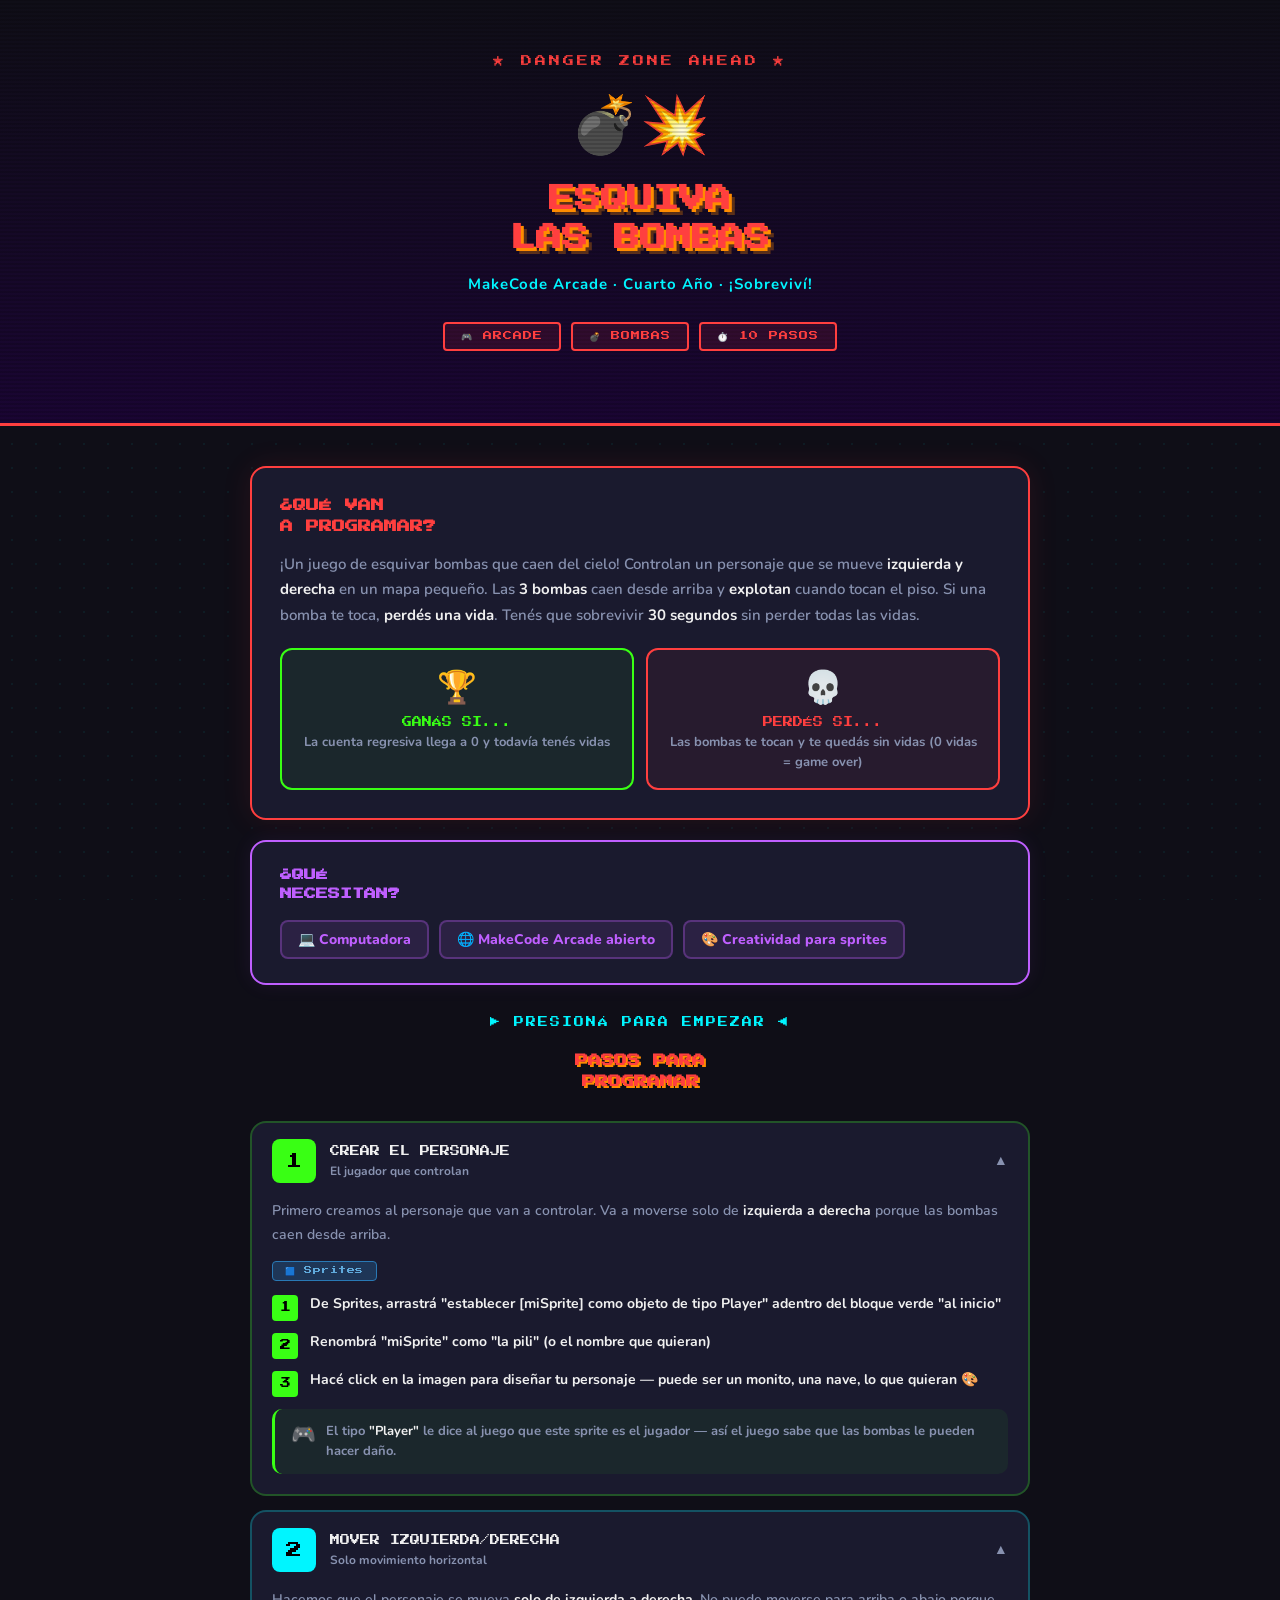
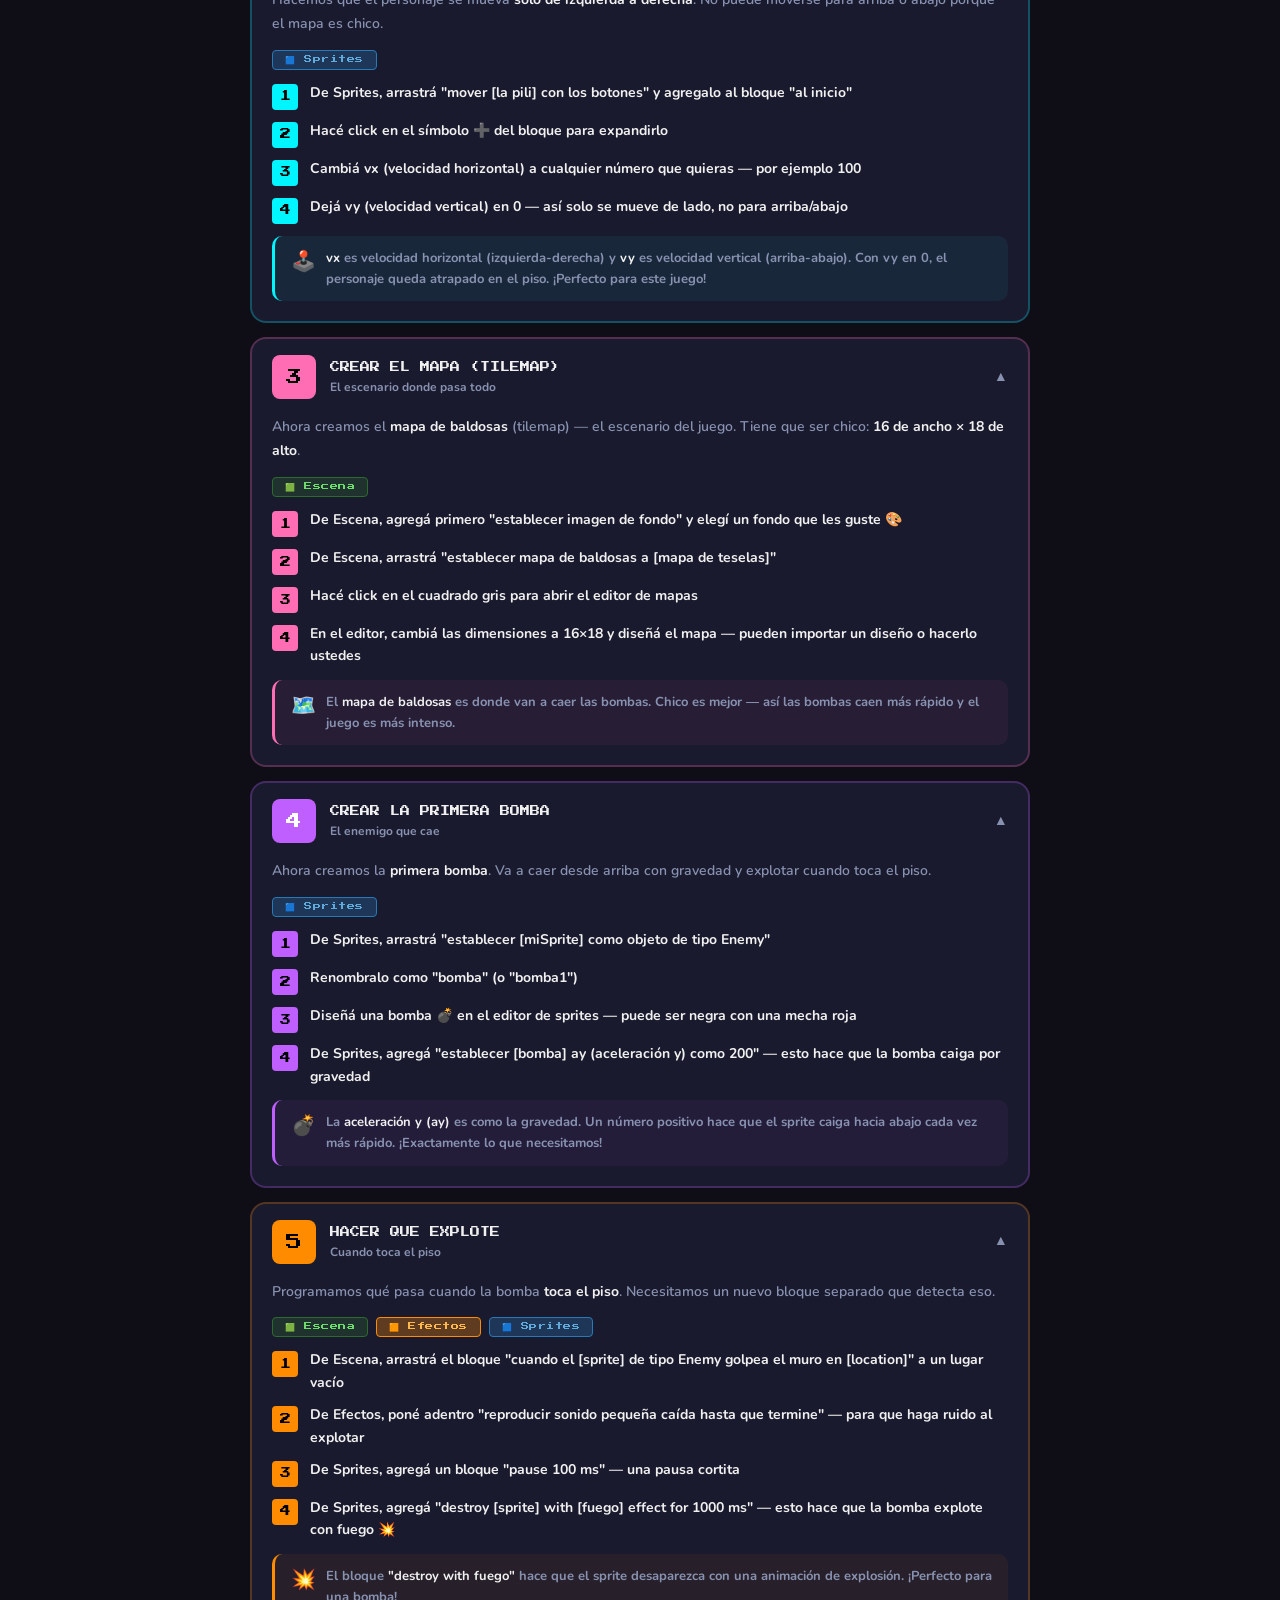
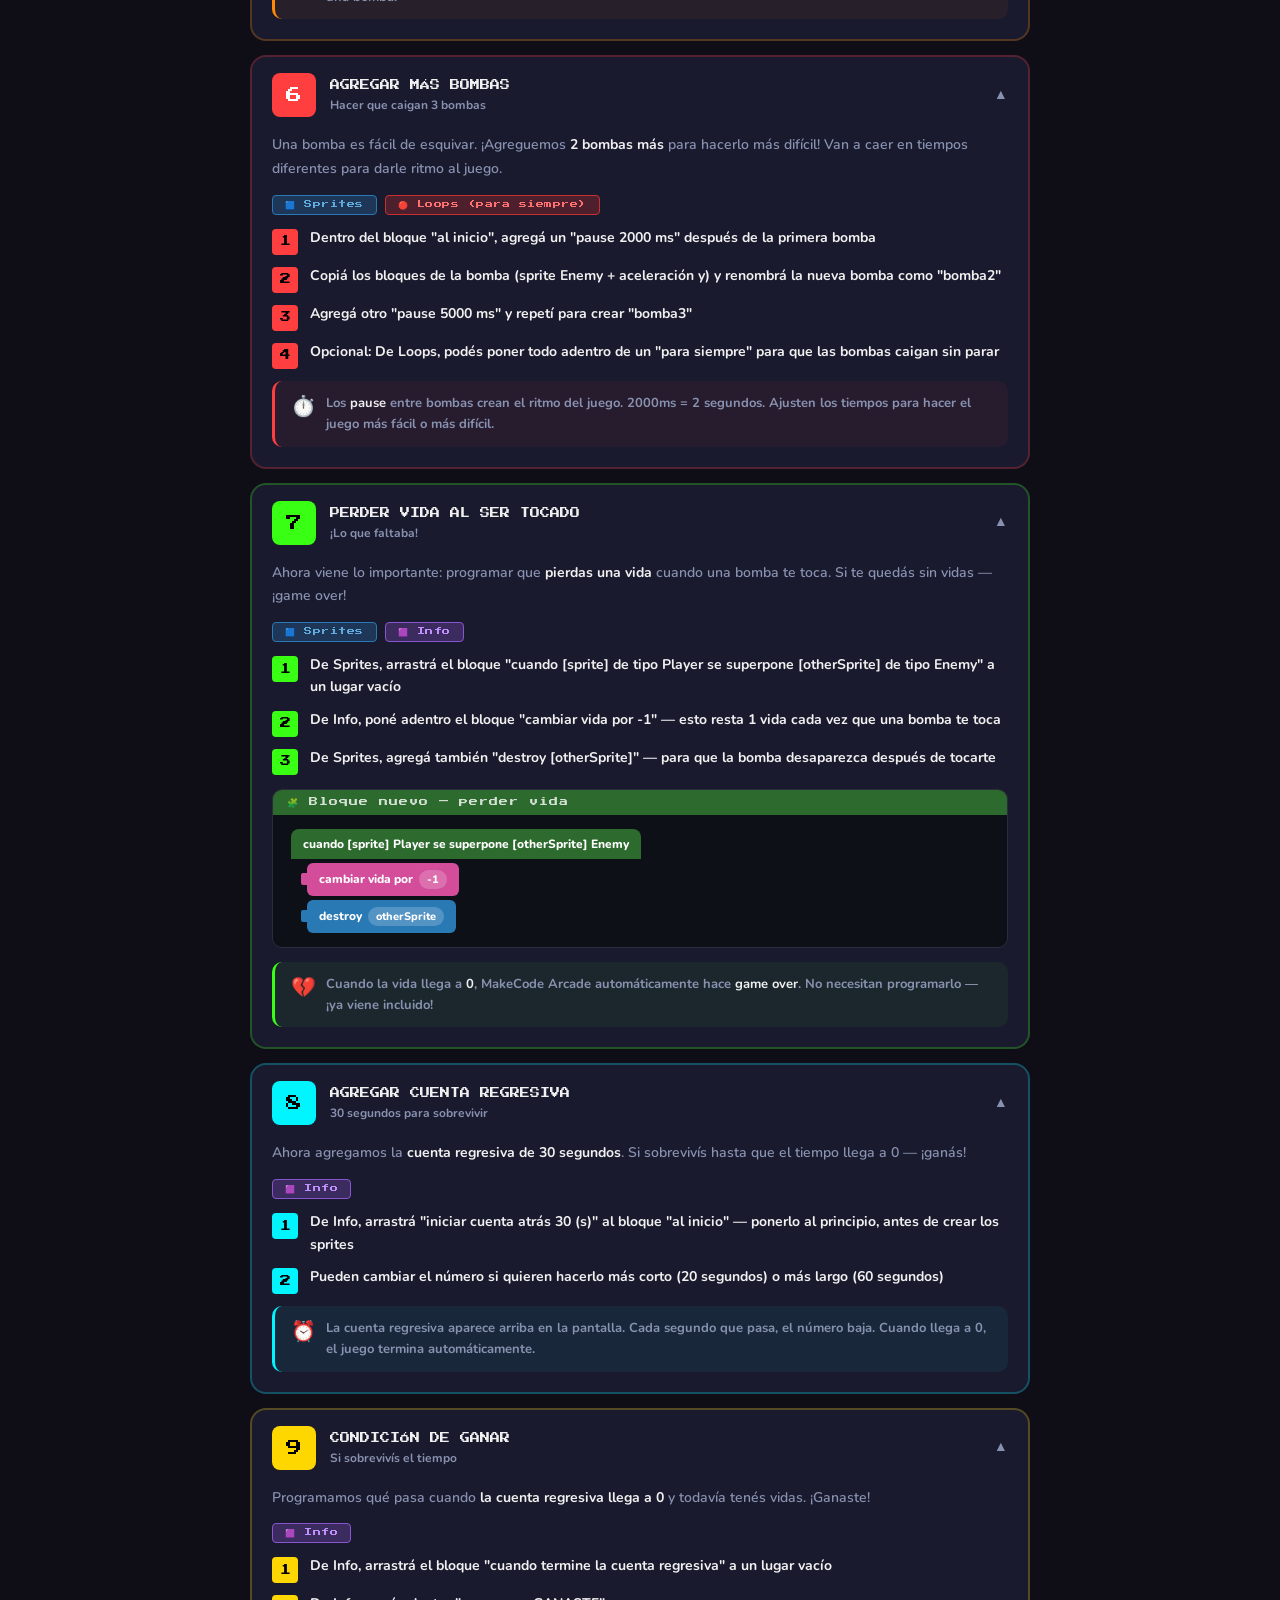
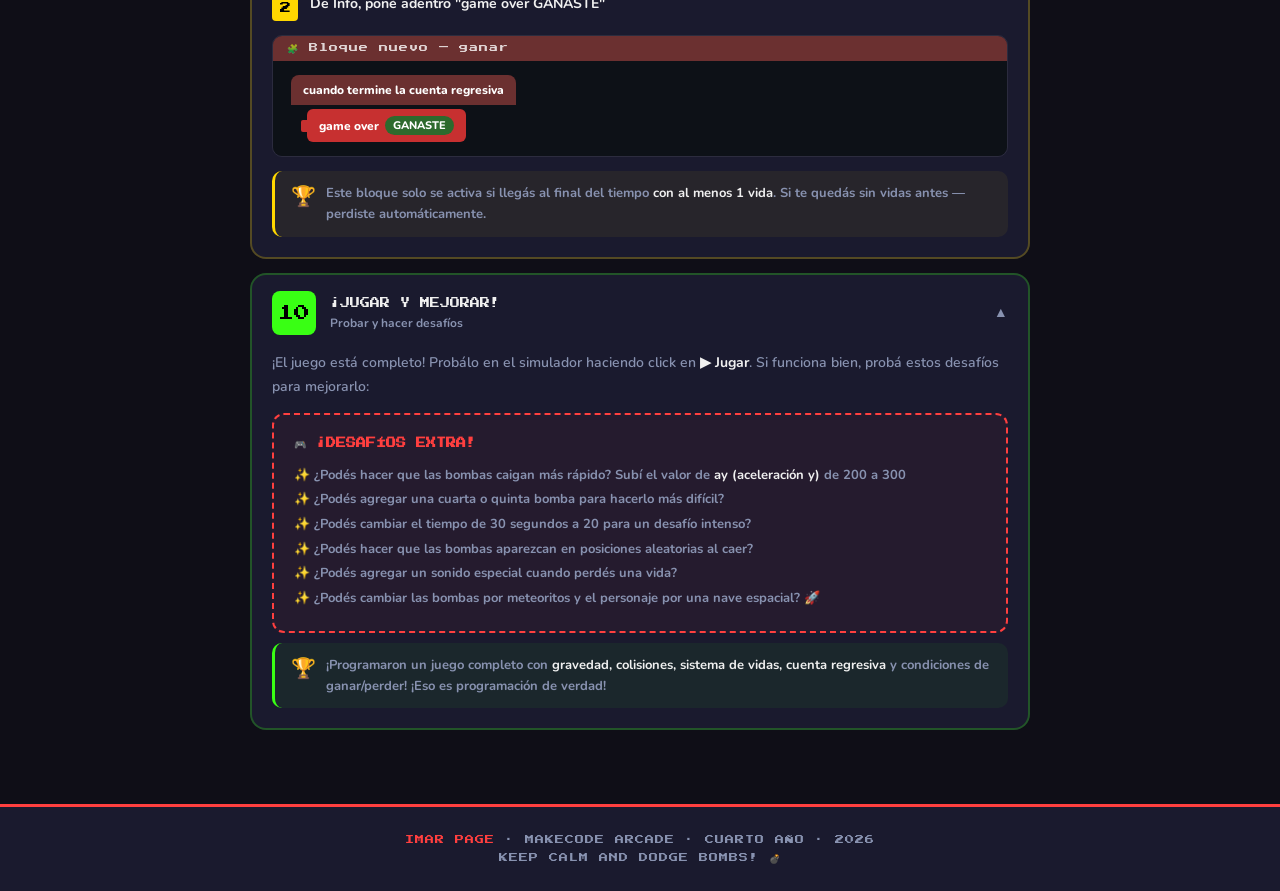
<file: html/arcade makecode/primaria/arcade-esquiva-bombas.html>
<!DOCTYPE html>
<html lang="es">
<head>
  <meta charset="UTF-8" />
  <meta name="viewport" content="width=device-width, initial-scale=1.0" />
  <title>💣 Esquiva las Bombas — MakeCode Arcade</title>
  <link href="https://fonts.googleapis.com/css2?family=Press+Start+2P&family=Nunito:wght@400;600;700;800;900&display=swap" rel="stylesheet">
  <style>
    :root {
      --bg:        #0f0e17;
      --surface:   #1a1a2e;
      --surface2:  #16213e;
      --amarillo:  #ffd700;
      --cyan:      #00f5ff;
      --verde:     #39ff14;
      --rojo:      #ff3f3f;
      --rosa:      #ff6eb4;
      --naranja:   #ff8c00;
      --morado:    #bf5fff;
      --texto:     #f0f0f0;
      --muted:     #8892b0;
      --radius:    16px;

      /* Colores bloques MakeCode Arcade */
      --bloque-verde:   #5c9e31;
      --bloque-rojo:    #c73030;
      --bloque-azul:    #2979b5;
      --bloque-morado:  #8854d0;
      --bloque-rosa:    #d44d9b;
      --bloque-amarillo:#b8860b;
      --bloque-cyan:    #1e8c9e;
    }

    *, *::before, *::after { box-sizing: border-box; margin: 0; padding: 0; }
    html { scroll-behavior: smooth; }

    body {
      background: var(--bg);
      font-family: 'Nunito', sans-serif;
      color: var(--texto);
      min-height: 100vh;
      overflow-x: hidden;
    }

    body::before {
      content: '';
      position: fixed; inset: 0;
      background-image: radial-gradient(rgba(0,245,255,0.06) 1px, transparent 1px);
      background-size: 24px 24px;
      pointer-events: none; z-index: 0;
    }

    .hero {
      position: relative; z-index: 1;
      background: linear-gradient(180deg, #0f0e17 0%, #1a0533 100%);
      padding: 56px 24px 72px;
      text-align: center;
      border-bottom: 3px solid var(--rojo);
      overflow: hidden;
    }

    .hero::after {
      content: '';
      position: absolute; inset: 0;
      background: repeating-linear-gradient(0deg, transparent, transparent 2px, rgba(0,0,0,0.15) 2px, rgba(0,0,0,0.15) 4px);
      pointer-events: none;
    }

    .hero-arcade {
      font-family: 'Press Start 2P', monospace;
      font-size: 11px;
      color: var(--rojo);
      letter-spacing: 3px;
      display: block;
      margin-bottom: 20px;
      animation: blink 1.2s step-end infinite;
    }

    @keyframes blink { 0%,100%{opacity:1} 50%{opacity:0} }

    .hero-sprites {
      font-size: 56px;
      display: block;
      margin-bottom: 16px;
      animation: caida 1.5s ease-in infinite;
    }

    @keyframes caida {
      0%   { transform: translateY(-10px) rotate(0deg); }
      100% { transform: translateY(10px) rotate(10deg); }
    }

    .hero h1 {
      font-family: 'Press Start 2P', monospace;
      font-size: clamp(14px, 3vw, 26px);
      color: var(--rojo);
      text-shadow: 3px 3px 0 #ff8c00, 6px 6px 0 rgba(255,140,0,0.3);
      line-height: 1.5;
      margin-bottom: 16px;
      position: relative; z-index: 1;
    }

    .hero-sub {
      font-size: 15px;
      color: var(--cyan);
      font-weight: 700;
      position: relative; z-index: 1;
      margin-bottom: 28px;
      letter-spacing: 1px;
    }

    .hero-chips {
      display: flex; flex-wrap: wrap;
      gap: 10px; justify-content: center;
      position: relative; z-index: 1;
    }

    .chip {
      background: rgba(255,63,63,0.1);
      border: 2px solid var(--rojo);
      color: var(--rojo);
      padding: 7px 16px;
      border-radius: 4px;
      font-family: 'Press Start 2P', monospace;
      font-size: 9px;
      letter-spacing: 1px;
    }

    .main {
      position: relative; z-index: 1;
      max-width: 820px;
      margin: 0 auto;
      padding: 40px 20px 60px;
    }

    .intro-card {
      background: var(--surface);
      border-radius: var(--radius);
      padding: 28px;
      border: 2px solid var(--rojo);
      box-shadow: 0 0 30px rgba(255,63,63,0.1);
      margin-bottom: 20px;
    }

    .intro-card h2 {
      font-family: 'Press Start 2P', monospace;
      font-size: 13px;
      color: var(--rojo);
      margin-bottom: 14px;
      line-height: 1.6;
    }

    .intro-card p {
      font-size: 15px;
      color: var(--muted);
      line-height: 1.7;
      font-weight: 600;
    }
    .intro-card strong { color: var(--texto); }

    .reglas {
      display: grid;
      grid-template-columns: 1fr 1fr;
      gap: 12px;
      margin-top: 20px;
    }
    @media(max-width:500px){ .reglas { grid-template-columns: 1fr; } }

    .regla-item {
      border-radius: 12px;
      padding: 16px;
      border: 2px solid;
      text-align: center;
    }

    .regla-item.ganar {
      background: rgba(57,255,20,0.06);
      border-color: var(--verde);
    }
    .regla-item.perder {
      background: rgba(255,63,63,0.06);
      border-color: var(--rojo);
    }

    .regla-emoji { font-size: 32px; display: block; margin-bottom: 8px; }

    .regla-titulo {
      font-family: 'Press Start 2P', monospace;
      font-size: 10px;
      margin-bottom: 6px;
    }
    .regla-item.ganar .regla-titulo { color: var(--verde); }
    .regla-item.perder .regla-titulo { color: var(--rojo); }

    .regla-desc { font-size: 13px; font-weight: 700; color: var(--muted); line-height: 1.5; }

    .mat-card {
      background: var(--surface);
      border-radius: var(--radius);
      padding: 24px 28px;
      border: 2px solid var(--morado);
      box-shadow: 0 0 20px rgba(191,95,255,0.08);
      margin-bottom: 20px;
    }

    .mat-card h2 {
      font-family: 'Press Start 2P', monospace;
      font-size: 12px;
      color: var(--morado);
      margin-bottom: 16px;
      line-height: 1.6;
    }

    .mat-list { display: flex; flex-wrap: wrap; gap: 10px; }

    .mat-item {
      display: flex; align-items: center; gap: 8px;
      background: rgba(191,95,255,0.1);
      border: 2px solid rgba(191,95,255,0.3);
      border-radius: 8px;
      padding: 8px 16px;
      font-size: 14px; font-weight: 800;
      color: var(--morado);
    }

    .pasos-titulo {
      font-family: 'Press Start 2P', monospace;
      font-size: 13px;
      color: var(--rojo);
      text-align: center;
      margin-bottom: 28px;
      line-height: 1.6;
      text-shadow: 2px 2px 0 var(--naranja);
    }

    .paso-card {
      background: var(--surface);
      border-radius: var(--radius);
      overflow: hidden;
      margin-bottom: 14px;
      border: 2px solid rgba(255,255,255,0.06);
      transition: border-color 0.3s, box-shadow 0.3s;
    }

    .paso-card:hover { border-color: rgba(255,63,63,0.3); box-shadow: 0 0 20px rgba(255,63,63,0.06); }

    .paso-card.p1  { border-color: rgba(57,255,20,0.25); }
    .paso-card.p2  { border-color: rgba(0,245,255,0.25); }
    .paso-card.p3  { border-color: rgba(255,110,180,0.25); }
    .paso-card.p4  { border-color: rgba(191,95,255,0.25); }
    .paso-card.p5  { border-color: rgba(255,140,0,0.25); }
    .paso-card.p6  { border-color: rgba(255,63,63,0.25); }
    .paso-card.p7  { border-color: rgba(57,255,20,0.25); }
    .paso-card.p8  { border-color: rgba(0,245,255,0.25); }
    .paso-card.p9  { border-color: rgba(255,215,0,0.25); }
    .paso-card.p10 { border-color: rgba(57,255,20,0.25); }

    .paso-header {
      display: flex; align-items: center;
      gap: 14px; padding: 16px 20px;
      cursor: pointer; user-select: none;
    }

    .paso-num {
      width: 44px; height: 44px;
      border-radius: 8px;
      display: flex; align-items: center; justify-content: center;
      font-family: 'Press Start 2P', monospace;
      font-size: 16px; color: #000; flex-shrink: 0;
    }

    .p1  .paso-num { background: var(--verde); }
    .p2  .paso-num { background: var(--cyan); }
    .p3  .paso-num { background: var(--rosa); }
    .p4  .paso-num { background: var(--morado); color: #fff; }
    .p5  .paso-num { background: var(--naranja); }
    .p6  .paso-num { background: var(--rojo); color: #fff; }
    .p7  .paso-num { background: var(--verde); }
    .p8  .paso-num { background: var(--cyan); }
    .p9  .paso-num { background: var(--amarillo); }
    .p10 .paso-num { background: var(--verde); }

    .paso-info { flex: 1; }

    .paso-titulo {
      font-family: 'Press Start 2P', monospace;
      font-size: 10px;
      color: var(--texto);
      margin-bottom: 4px;
      line-height: 1.6;
    }

    .paso-sub {
      font-size: 12px; color: var(--muted); font-weight: 700;
    }

    .paso-arrow {
      font-size: 14px; color: var(--muted);
      transition: transform 0.3s;
    }

    .paso-card.open .paso-arrow { transform: rotate(180deg); }

    .paso-body {
      display: none;
      padding: 0 20px 20px;
      animation: fadeIn 0.3s ease;
    }

    .paso-card.open .paso-body { display: block; }

    @keyframes fadeIn {
      from { opacity: 0; transform: translateY(-6px); }
      to   { opacity: 1; transform: translateY(0); }
    }

    .paso-body p {
      font-size: 14px; color: var(--muted);
      line-height: 1.7; font-weight: 600; margin-bottom: 14px;
    }
    .paso-body p strong { color: var(--texto); }

    .mini-pasos { display: flex; flex-direction: column; gap: 10px; margin: 12px 0; }

    .mini-paso { display: flex; gap: 12px; align-items: flex-start; }

    .mini-num {
      width: 26px; height: 26px; border-radius: 4px;
      display: flex; align-items: center; justify-content: center;
      font-family: 'Press Start 2P', monospace;
      font-size: 11px; color: #000; flex-shrink: 0; margin-top: 2px;
    }

    .mini-text {
      font-size: 14px; font-weight: 700;
      color: var(--texto); line-height: 1.6; flex: 1;
    }

    .bloque-visual {
      border-radius: 10px; overflow: hidden;
      margin: 14px 0;
      border: 1px solid rgba(255,255,255,0.08);
    }

    .bloque-visual-header {
      padding: 7px 14px;
      font-family: 'Press Start 2P', monospace;
      font-size: 9px; letter-spacing: 1px;
      color: rgba(255,255,255,0.8);
    }

    .bloque-visual-content {
      padding: 14px 18px;
      background: #0d1117;
      display: flex; flex-direction: column; gap: 4px;
    }

    .bloque {
      display: inline-flex;
      align-items: center;
      gap: 6px;
      padding: 7px 12px;
      border-radius: 6px;
      font-family: 'Nunito', sans-serif;
      font-size: 12px;
      font-weight: 800;
      color: #fff;
      width: fit-content;
      position: relative;
    }

    .bloque::before {
      content: '';
      position: absolute;
      left: -6px; top: 50%;
      transform: translateY(-50%);
      width: 6px; height: 12px;
      background: inherit;
      border-radius: 2px 0 0 2px;
    }

    .b-verde   { background: var(--bloque-verde); }
    .b-rojo    { background: var(--bloque-rojo); }
    .b-azul    { background: var(--bloque-azul); }
    .b-morado  { background: var(--bloque-morado); }
    .b-rosa    { background: var(--bloque-rosa); }
    .b-amarillo{ background: var(--bloque-amarillo); }
    .b-cyan    { background: var(--bloque-cyan); }
    .b-header  { background: #2d6a2d; border-radius: 8px 8px 0 0; }
    .b-header::before { display: none; }

    .b-val {
      background: rgba(255,255,255,0.2);
      padding: 2px 8px;
      border-radius: 10px;
      font-size: 11px;
    }

    .b-img {
      background: rgba(255,255,255,0.15);
      border-radius: 4px;
      padding: 2px 6px;
      font-size: 14px;
    }

    .indent-1 { margin-left: 16px; }
    .indent-2 { margin-left: 32px; }

    .tip-box {
      border-radius: 10px; padding: 12px 16px;
      display: flex; gap: 10px; align-items: flex-start;
      margin-top: 10px;
    }

    .tip-box.verde   { background: rgba(57,255,20,0.06);  border-left: 3px solid var(--verde); }
    .tip-box.cyan    { background: rgba(0,245,255,0.06);  border-left: 3px solid var(--cyan); }
    .tip-box.amarillo{ background: rgba(255,215,0,0.06);  border-left: 3px solid var(--amarillo); }
    .tip-box.rosa    { background: rgba(255,110,180,0.06);border-left: 3px solid var(--rosa); }
    .tip-box.rojo    { background: rgba(255,63,63,0.06);  border-left: 3px solid var(--rojo); }
    .tip-box.morado  { background: rgba(191,95,255,0.06); border-left: 3px solid var(--morado); }
    .tip-box.naranja { background: rgba(255,140,0,0.06);  border-left: 3px solid var(--naranja); }

    .tip-icon { font-size: 20px; flex-shrink: 0; }
    .tip-text { font-size: 13px; font-weight: 700; line-height: 1.6; color: var(--muted); }
    .tip-text strong { color: var(--texto); }

    .donde-buscar { display: flex; flex-wrap: wrap; gap: 8px; margin: 10px 0; }

    .cat-badge {
      display: inline-flex; align-items: center; gap: 5px;
      padding: 4px 12px; border-radius: 4px;
      font-family: 'Press Start 2P', monospace;
      font-size: 8px; letter-spacing: 0.5px;
    }

    .cat-escena  { background: rgba(45,106,45,0.3);  color: #6ddc6d; border: 1px solid #2d6a2d; }
    .cat-sprites { background: rgba(41,121,181,0.3); color: #60aadc; border: 1px solid #2979b5; }
    .cat-control { background: rgba(199,48,48,0.3);  color: #ff7070; border: 1px solid #c73030; }
    .cat-info    { background: rgba(136,84,208,0.3); color: #c090ff; border: 1px solid #8854d0; }
    .cat-efectos { background: rgba(255,140,0,0.3);  color: #ffb84d; border: 1px solid #ff8c00; }

    .desafios {
      border-radius: 12px; padding: 20px;
      background: rgba(255,63,63,0.05);
      border: 2px dashed var(--rojo);
      margin-top: 12px;
    }

    .desafios h4 {
      font-family: 'Press Start 2P', monospace;
      font-size: 10px; color: var(--rojo);
      margin-bottom: 12px; line-height: 1.6;
    }

    .desafios p {
      font-size: 13px; color: var(--muted);
      font-weight: 700; line-height: 1.9; margin-bottom: 0;
    }

    .insert-coin {
      font-family: 'Press Start 2P', monospace;
      font-size: 10px;
      color: var(--cyan);
      text-align: center;
      margin: 32px 0 24px;
      animation: blink 1s step-end infinite;
      letter-spacing: 2px;
    }

    footer {
      position: relative; z-index: 1;
      background: var(--surface);
      border-top: 3px solid var(--rojo);
      color: var(--muted);
      text-align: center; padding: 24px;
      font-family: 'Press Start 2P', monospace;
      font-size: 9px; letter-spacing: 1px;
      line-height: 2;
    }
    footer span { color: var(--rojo); }
  </style>
</head>
<body>

  <div class="hero">
    <span class="hero-arcade">★ DANGER ZONE AHEAD ★</span>
    <span class="hero-sprites">💣💥</span>
    <h1>ESQUIVA<br>LAS BOMBAS</h1>
    <p class="hero-sub">MakeCode Arcade · Cuarto Año · ¡Sobreviví!</p>
    <div class="hero-chips">
      <div class="chip">🎮 ARCADE</div>
      <div class="chip">💣 BOMBAS</div>
      <div class="chip">⏱️ 10 PASOS</div>
    </div>
  </div>

  <div class="main">

    <div class="intro-card">
      <h2>¿QUÉ VAN<br>A PROGRAMAR?</h2>
      <p>
        ¡Un juego de esquivar bombas que caen del cielo! Controlan un personaje que se mueve
        <strong>izquierda y derecha</strong> en un mapa pequeño. Las <strong>3 bombas</strong> caen
        desde arriba y <strong>explotan</strong> cuando tocan el piso. Si una bomba te toca, <strong>perdés una vida</strong>.
        Tenés que sobrevivir <strong>30 segundos</strong> sin perder todas las vidas.
      </p>
      <div class="reglas">
        <div class="regla-item ganar">
          <span class="regla-emoji">🏆</span>
          <div class="regla-titulo">GANÁS SI...</div>
          <div class="regla-desc">La cuenta regresiva llega a 0 y todavía tenés vidas</div>
        </div>
        <div class="regla-item perder">
          <span class="regla-emoji">💀</span>
          <div class="regla-titulo">PERDÉS SI...</div>
          <div class="regla-desc">Las bombas te tocan y te quedás sin vidas (0 vidas = game over)</div>
        </div>
      </div>
    </div>

    <div class="mat-card">
      <h2>¿QUÉ<br>NECESITAN?</h2>
      <div class="mat-list">
        <div class="mat-item">💻 Computadora</div>
        <div class="mat-item">🌐 MakeCode Arcade abierto</div>
        <div class="mat-item">🎨 Creatividad para sprites</div>
      </div>
    </div>

    <div class="insert-coin">▶ PRESIONÁ PARA EMPEZAR ◀</div>
    <h2 class="pasos-titulo">PASOS PARA<br>PROGRAMAR</h2>

    <!-- PASO 1 -->
    <div class="paso-card p1 open">
      <div class="paso-header" onclick="togglePaso(this)">
        <div class="paso-num">1</div>
        <div class="paso-info">
          <div class="paso-titulo">CREAR EL PERSONAJE</div>
          <div class="paso-sub">El jugador que controlan</div>
        </div>
        <span class="paso-arrow">▼</span>
      </div>
      <div class="paso-body">
        <p>
          Primero creamos al personaje que van a controlar. Va a moverse solo de <strong>izquierda a derecha</strong> porque las bombas caen desde arriba.
        </p>

        <div class="donde-buscar">
          <span class="cat-badge cat-sprites">🟦 Sprites</span>
        </div>

        <div class="mini-pasos">
          <div class="mini-paso">
            <div class="mini-num" style="background:#39ff14">1</div>
            <div class="mini-text">De <strong>Sprites</strong>, arrastrá <strong>"establecer [miSprite] como objeto de tipo Player"</strong> adentro del bloque verde "al inicio"</div>
          </div>
          <div class="mini-paso">
            <div class="mini-num" style="background:#39ff14">2</div>
            <div class="mini-text">Renombrá "miSprite" como <strong>"la pili"</strong> (o el nombre que quieran)</div>
          </div>
          <div class="mini-paso">
            <div class="mini-num" style="background:#39ff14">3</div>
            <div class="mini-text">Hacé click en la imagen para diseñar tu personaje — puede ser un monito, una nave, lo que quieran 🎨</div>
          </div>
        </div>

        <div class="tip-box verde">
          <span class="tip-icon">🎮</span>
          <span class="tip-text">El tipo <strong>"Player"</strong> le dice al juego que este sprite es el jugador — así el juego sabe que las bombas le pueden hacer daño.</span>
        </div>
      </div>
    </div>

    <!-- PASO 2 -->
    <div class="paso-card p2">
      <div class="paso-header" onclick="togglePaso(this)">
        <div class="paso-num">2</div>
        <div class="paso-info">
          <div class="paso-titulo">MOVER IZQUIERDA/DERECHA</div>
          <div class="paso-sub">Solo movimiento horizontal</div>
        </div>
        <span class="paso-arrow">▼</span>
      </div>
      <div class="paso-body">
        <p>
          Hacemos que el personaje se mueva <strong>solo de izquierda a derecha</strong>. No puede moverse para arriba o abajo porque el mapa es chico.
        </p>

        <div class="donde-buscar">
          <span class="cat-badge cat-sprites">🟦 Sprites</span>
        </div>

        <div class="mini-pasos">
          <div class="mini-paso">
            <div class="mini-num" style="background:#00f5ff; color:#000">1</div>
            <div class="mini-text">De <strong>Sprites</strong>, arrastrá <strong>"mover [la pili] con los botones"</strong> y agregalo al bloque "al inicio"</div>
          </div>
          <div class="mini-paso">
            <div class="mini-num" style="background:#00f5ff; color:#000">2</div>
            <div class="mini-text">Hacé click en el <strong>símbolo ➕</strong> del bloque para expandirlo</div>
          </div>
          <div class="mini-paso">
            <div class="mini-num" style="background:#00f5ff; color:#000">3</div>
            <div class="mini-text">Cambiá <strong>vx</strong> (velocidad horizontal) a cualquier número que quieras — por ejemplo <strong>100</strong></div>
          </div>
          <div class="mini-paso">
            <div class="mini-num" style="background:#00f5ff; color:#000">4</div>
            <div class="mini-text">Dejá <strong>vy</strong> (velocidad vertical) en <strong>0</strong> — así solo se mueve de lado, no para arriba/abajo</div>
          </div>
        </div>

        <div class="tip-box cyan">
          <span class="tip-icon">🕹️</span>
          <span class="tip-text"><strong>vx</strong> es velocidad horizontal (izquierda-derecha) y <strong>vy</strong> es velocidad vertical (arriba-abajo). Con vy en 0, el personaje queda atrapado en el piso. ¡Perfecto para este juego!</span>
        </div>
      </div>
    </div>

    <!-- PASO 3 -->
    <div class="paso-card p3">
      <div class="paso-header" onclick="togglePaso(this)">
        <div class="paso-num">3</div>
        <div class="paso-info">
          <div class="paso-titulo">CREAR EL MAPA (TILEMAP)</div>
          <div class="paso-sub">El escenario donde pasa todo</div>
        </div>
        <span class="paso-arrow">▼</span>
      </div>
      <div class="paso-body">
        <p>
          Ahora creamos el <strong>mapa de baldosas</strong> (tilemap) — el escenario del juego.
          Tiene que ser chico: <strong>16 de ancho × 18 de alto</strong>.
        </p>

        <div class="donde-buscar">
          <span class="cat-badge cat-escena">🟩 Escena</span>
        </div>

        <div class="mini-pasos">
          <div class="mini-paso">
            <div class="mini-num" style="background:#ff6eb4; color:#000">1</div>
            <div class="mini-text">De <strong>Escena</strong>, agregá primero <strong>"establecer imagen de fondo"</strong> y elegí un fondo que les guste 🎨</div>
          </div>
          <div class="mini-paso">
            <div class="mini-num" style="background:#ff6eb4; color:#000">2</div>
            <div class="mini-text">De <strong>Escena</strong>, arrastrá <strong>"establecer mapa de baldosas a [mapa de teselas]"</strong></div>
          </div>
          <div class="mini-paso">
            <div class="mini-num" style="background:#ff6eb4; color:#000">3</div>
            <div class="mini-text">Hacé click en el cuadrado gris para abrir el editor de mapas</div>
          </div>
          <div class="mini-paso">
            <div class="mini-num" style="background:#ff6eb4; color:#000">4</div>
            <div class="mini-text">En el editor, cambiá las dimensiones a <strong>16×18</strong> y diseñá el mapa — pueden importar un diseño o hacerlo ustedes</div>
          </div>
        </div>

        <div class="tip-box rosa">
          <span class="tip-icon">🗺️</span>
          <span class="tip-text">El <strong>mapa de baldosas</strong> es donde van a caer las bombas. Chico es mejor — así las bombas caen más rápido y el juego es más intenso.</span>
        </div>
      </div>
    </div>

    <!-- PASO 4 -->
    <div class="paso-card p4">
      <div class="paso-header" onclick="togglePaso(this)">
        <div class="paso-num">4</div>
        <div class="paso-info">
          <div class="paso-titulo">CREAR LA PRIMERA BOMBA</div>
          <div class="paso-sub">El enemigo que cae</div>
        </div>
        <span class="paso-arrow">▼</span>
      </div>
      <div class="paso-body">
        <p>
          Ahora creamos la <strong>primera bomba</strong>. Va a caer desde arriba con gravedad y explotar cuando toca el piso.
        </p>

        <div class="donde-buscar">
          <span class="cat-badge cat-sprites">🟦 Sprites</span>
        </div>

        <div class="mini-pasos">
          <div class="mini-paso">
            <div class="mini-num" style="background:#bf5fff">1</div>
            <div class="mini-text">De <strong>Sprites</strong>, arrastrá <strong>"establecer [miSprite] como objeto de tipo Enemy"</strong></div>
          </div>
          <div class="mini-paso">
            <div class="mini-num" style="background:#bf5fff">2</div>
            <div class="mini-text">Renombralo como <strong>"bomba"</strong> (o "bomba1")</div>
          </div>
          <div class="mini-paso">
            <div class="mini-num" style="background:#bf5fff">3</div>
            <div class="mini-text">Diseñá una bomba 💣 en el editor de sprites — puede ser negra con una mecha roja</div>
          </div>
          <div class="mini-paso">
            <div class="mini-num" style="background:#bf5fff">4</div>
            <div class="mini-text">De <strong>Sprites</strong>, agregá <strong>"establecer [bomba] ay (aceleración y) como 200"</strong> — esto hace que la bomba caiga por gravedad</div>
          </div>
        </div>

        <div class="tip-box morado">
          <span class="tip-icon">💣</span>
          <span class="tip-text">La <strong>aceleración y (ay)</strong> es como la gravedad. Un número positivo hace que el sprite caiga hacia abajo cada vez más rápido. ¡Exactamente lo que necesitamos!</span>
        </div>
      </div>
    </div>

    <!-- PASO 5 -->
    <div class="paso-card p5">
      <div class="paso-header" onclick="togglePaso(this)">
        <div class="paso-num">5</div>
        <div class="paso-info">
          <div class="paso-titulo">HACER QUE EXPLOTE</div>
          <div class="paso-sub">Cuando toca el piso</div>
        </div>
        <span class="paso-arrow">▼</span>
      </div>
      <div class="paso-body">
        <p>
          Programamos qué pasa cuando la bomba <strong>toca el piso</strong>. Necesitamos un nuevo bloque separado que detecta eso.
        </p>

        <div class="donde-buscar">
          <span class="cat-badge cat-escena">🟩 Escena</span>
          <span class="cat-badge cat-efectos">🟧 Efectos</span>
          <span class="cat-badge cat-sprites">🟦 Sprites</span>
        </div>

        <div class="mini-pasos">
          <div class="mini-paso">
            <div class="mini-num" style="background:#ff8c00; color:#000">1</div>
            <div class="mini-text">De <strong>Escena</strong>, arrastrá el bloque <strong>"cuando el [sprite] de tipo Enemy golpea el muro en [location]"</strong> a un lugar vacío</div>
          </div>
          <div class="mini-paso">
            <div class="mini-num" style="background:#ff8c00; color:#000">2</div>
            <div class="mini-text">De <strong>Efectos</strong>, poné adentro <strong>"reproducir sonido pequeña caída hasta que termine"</strong> — para que haga ruido al explotar</div>
          </div>
          <div class="mini-paso">
            <div class="mini-num" style="background:#ff8c00; color:#000">3</div>
            <div class="mini-text">De <strong>Sprites</strong>, agregá un bloque <strong>"pause 100 ms"</strong> — una pausa cortita</div>
          </div>
          <div class="mini-paso">
            <div class="mini-num" style="background:#ff8c00; color:#000">4</div>
            <div class="mini-text">De <strong>Sprites</strong>, agregá <strong>"destroy [sprite] with [fuego] effect for 1000 ms"</strong> — esto hace que la bomba explote con fuego 💥</div>
          </div>
        </div>

        <div class="tip-box naranja">
          <span class="tip-icon">💥</span>
          <span class="tip-text">El bloque <strong>"destroy with fuego"</strong> hace que el sprite desaparezca con una animación de explosión. ¡Perfecto para una bomba!</span>
        </div>
      </div>
    </div>

    <!-- PASO 6 -->
    <div class="paso-card p6">
      <div class="paso-header" onclick="togglePaso(this)">
        <div class="paso-num">6</div>
        <div class="paso-info">
          <div class="paso-titulo">AGREGAR MÁS BOMBAS</div>
          <div class="paso-sub">Hacer que caigan 3 bombas</div>
        </div>
        <span class="paso-arrow">▼</span>
      </div>
      <div class="paso-body">
        <p>
          Una bomba es fácil de esquivar. ¡Agreguemos <strong>2 bombas más</strong> para hacerlo más difícil!
          Van a caer en tiempos diferentes para darle ritmo al juego.
        </p>

        <div class="donde-buscar">
          <span class="cat-badge cat-sprites">🟦 Sprites</span>
          <span class="cat-badge cat-control">🔴 Loops (para siempre)</span>
        </div>

        <div class="mini-pasos">
          <div class="mini-paso">
            <div class="mini-num" style="background:#ff3f3f">1</div>
            <div class="mini-text">Dentro del bloque "al inicio", agregá un <strong>"pause 2000 ms"</strong> después de la primera bomba</div>
          </div>
          <div class="mini-paso">
            <div class="mini-num" style="background:#ff3f3f">2</div>
            <div class="mini-text">Copiá los bloques de la bomba (sprite Enemy + aceleración y) y renombrá la nueva bomba como <strong>"bomba2"</strong></div>
          </div>
          <div class="mini-paso">
            <div class="mini-num" style="background:#ff3f3f">3</div>
            <div class="mini-text">Agregá otro <strong>"pause 5000 ms"</strong> y repetí para crear <strong>"bomba3"</strong></div>
          </div>
          <div class="mini-paso">
            <div class="mini-num" style="background:#ff3f3f">4</div>
            <div class="mini-text">Opcional: De <strong>Loops</strong>, podés poner todo adentro de un <strong>"para siempre"</strong> para que las bombas caigan sin parar</div>
          </div>
        </div>

        <div class="tip-box rojo">
          <span class="tip-icon">⏱️</span>
          <span class="tip-text">Los <strong>pause</strong> entre bombas crean el ritmo del juego. 2000ms = 2 segundos. Ajusten los tiempos para hacer el juego más fácil o más difícil.</span>
        </div>
      </div>
    </div>

    <!-- PASO 7 -->
    <div class="paso-card p7">
      <div class="paso-header" onclick="togglePaso(this)">
        <div class="paso-num">7</div>
        <div class="paso-info">
          <div class="paso-titulo">PERDER VIDA AL SER TOCADO</div>
          <div class="paso-sub">¡Lo que faltaba!</div>
        </div>
        <span class="paso-arrow">▼</span>
      </div>
      <div class="paso-body">
        <p>
          Ahora viene lo importante: programar que <strong>pierdas una vida</strong> cuando una bomba te toca.
          Si te quedás sin vidas — ¡game over!
        </p>

        <div class="donde-buscar">
          <span class="cat-badge cat-sprites">🟦 Sprites</span>
          <span class="cat-badge cat-info">🟪 Info</span>
        </div>

        <div class="mini-pasos">
          <div class="mini-paso">
            <div class="mini-num" style="background:#39ff14; color:#000">1</div>
            <div class="mini-text">De <strong>Sprites</strong>, arrastrá el bloque <strong>"cuando [sprite] de tipo Player se superpone [otherSprite] de tipo Enemy"</strong> a un lugar vacío</div>
          </div>
          <div class="mini-paso">
            <div class="mini-num" style="background:#39ff14; color:#000">2</div>
            <div class="mini-text">De <strong>Info</strong>, poné adentro el bloque <strong>"cambiar vida por -1"</strong> — esto resta 1 vida cada vez que una bomba te toca</div>
          </div>
          <div class="mini-paso">
            <div class="mini-num" style="background:#39ff14; color:#000">3</div>
            <div class="mini-text">De <strong>Sprites</strong>, agregá también <strong>"destroy [otherSprite]"</strong> — para que la bomba desaparezca después de tocarte</div>
          </div>
        </div>

        <div class="bloque-visual">
          <div class="bloque-visual-header" style="background:#2d6a2d;">🧩 Bloque nuevo — perder vida</div>
          <div class="bloque-visual-content">
            <div class="bloque b-header">cuando [sprite] Player se superpone [otherSprite] Enemy</div>
            <div class="bloque b-rosa indent-1">cambiar vida por <span class="b-val">-1</span></div>
            <div class="bloque b-azul indent-1">destroy <span class="b-val">otherSprite</span></div>
          </div>
        </div>

        <div class="tip-box verde">
          <span class="tip-icon">💔</span>
          <span class="tip-text">Cuando la vida llega a <strong>0</strong>, MakeCode Arcade automáticamente hace <strong>game over</strong>. No necesitan programarlo — ¡ya viene incluido!</span>
        </div>
      </div>
    </div>

    <!-- PASO 8 -->
    <div class="paso-card p8">
      <div class="paso-header" onclick="togglePaso(this)">
        <div class="paso-num">8</div>
        <div class="paso-info">
          <div class="paso-titulo">AGREGAR CUENTA REGRESIVA</div>
          <div class="paso-sub">30 segundos para sobrevivir</div>
        </div>
        <span class="paso-arrow">▼</span>
      </div>
      <div class="paso-body">
        <p>
          Ahora agregamos la <strong>cuenta regresiva de 30 segundos</strong>. Si sobrevivís hasta que el tiempo llega a 0 — ¡ganás!
        </p>

        <div class="donde-buscar">
          <span class="cat-badge cat-info">🟪 Info</span>
        </div>

        <div class="mini-pasos">
          <div class="mini-paso">
            <div class="mini-num" style="background:#00f5ff; color:#000">1</div>
            <div class="mini-text">De <strong>Info</strong>, arrastrá <strong>"iniciar cuenta atrás 30 (s)"</strong> al bloque "al inicio" — ponerlo <strong>al principio</strong>, antes de crear los sprites</div>
          </div>
          <div class="mini-paso">
            <div class="mini-num" style="background:#00f5ff; color:#000">2</div>
            <div class="mini-text">Pueden cambiar el número si quieren hacerlo más corto (20 segundos) o más largo (60 segundos)</div>
          </div>
        </div>

        <div class="tip-box cyan">
          <span class="tip-icon">⏰</span>
          <span class="tip-text">La cuenta regresiva aparece arriba en la pantalla. Cada segundo que pasa, el número baja. Cuando llega a 0, el juego termina automáticamente.</span>
        </div>
      </div>
    </div>

    <!-- PASO 9 -->
    <div class="paso-card p9">
      <div class="paso-header" onclick="togglePaso(this)">
        <div class="paso-num">9</div>
        <div class="paso-info">
          <div class="paso-titulo">CONDICIÓN DE GANAR</div>
          <div class="paso-sub">Si sobrevivís el tiempo</div>
        </div>
        <span class="paso-arrow">▼</span>
      </div>
      <div class="paso-body">
        <p>
          Programamos qué pasa cuando <strong>la cuenta regresiva llega a 0</strong> y todavía tenés vidas. ¡Ganaste!
        </p>

        <div class="donde-buscar">
          <span class="cat-badge cat-info">🟪 Info</span>
        </div>

        <div class="mini-pasos">
          <div class="mini-paso">
            <div class="mini-num" style="background:#ffd700; color:#000">1</div>
            <div class="mini-text">De <strong>Info</strong>, arrastrá el bloque <strong>"cuando termine la cuenta regresiva"</strong> a un lugar vacío</div>
          </div>
          <div class="mini-paso">
            <div class="mini-num" style="background:#ffd700; color:#000">2</div>
            <div class="mini-text">De <strong>Info</strong>, poné adentro <strong>"game over GANASTE"</strong></div>
          </div>
        </div>

        <div class="bloque-visual">
          <div class="bloque-visual-header" style="background:#6b3030;">🧩 Bloque nuevo — ganar</div>
          <div class="bloque-visual-content">
            <div class="bloque b-header" style="background:#6b3030;">cuando termine la cuenta regresiva</div>
            <div class="bloque b-rojo indent-1">game over <span class="b-val" style="background:#2d6a2d;">GANASTE</span></div>
          </div>
        </div>

        <div class="tip-box amarillo">
          <span class="tip-icon">🏆</span>
          <span class="tip-text">Este bloque solo se activa si llegás al final del tiempo <strong>con al menos 1 vida</strong>. Si te quedás sin vidas antes — perdiste automáticamente.</span>
        </div>
      </div>
    </div>

    <!-- PASO 10 -->
    <div class="paso-card p10">
      <div class="paso-header" onclick="togglePaso(this)">
        <div class="paso-num">10</div>
        <div class="paso-info">
          <div class="paso-titulo">¡JUGAR Y MEJORAR!</div>
          <div class="paso-sub">Probar y hacer desafíos</div>
        </div>
        <span class="paso-arrow">▼</span>
      </div>
      <div class="paso-body">
        <p>
          ¡El juego está completo! Probálo en el simulador haciendo click en <strong>▶ Jugar</strong>.
          Si funciona bien, probá estos desafíos para mejorarlo:
        </p>

        <div class="desafios">
          <h4>🎮 ¡DESAFÍOS EXTRA!</h4>
          <p>
            ✨ ¿Podés hacer que las bombas caigan más rápido? Subí el valor de <strong>ay (aceleración y)</strong> de 200 a 300<br>
            ✨ ¿Podés agregar una cuarta o quinta bomba para hacerlo más difícil?<br>
            ✨ ¿Podés cambiar el tiempo de 30 segundos a 20 para un desafío intenso?<br>
            ✨ ¿Podés hacer que las bombas aparezcan en posiciones aleatorias al caer?<br>
            ✨ ¿Podés agregar un sonido especial cuando perdés una vida?<br>
            ✨ ¿Podés cambiar las bombas por meteoritos y el personaje por una nave espacial? 🚀
          </p>
        </div>

        <div class="tip-box verde">
          <span class="tip-icon">🏆</span>
          <span class="tip-text">¡Programaron un juego completo con <strong>gravedad, colisiones, sistema de vidas, cuenta regresiva</strong> y condiciones de ganar/perder! ¡Eso es programación de verdad!</span>
        </div>
      </div>
    </div>

  </div>

  <footer>
    <span>IMAR PAGE</span> · MAKECODE ARCADE · CUARTO AÑO · 2026<br>
    KEEP CALM AND DODGE BOMBS! 💣
  </footer>

  <script>
    function togglePaso(header) {
      header.parentElement.classList.toggle('open');
    }
    document.querySelectorAll('.paso-card').forEach(c => c.classList.add('open'));
  </script>

</body>
</html>
</file>
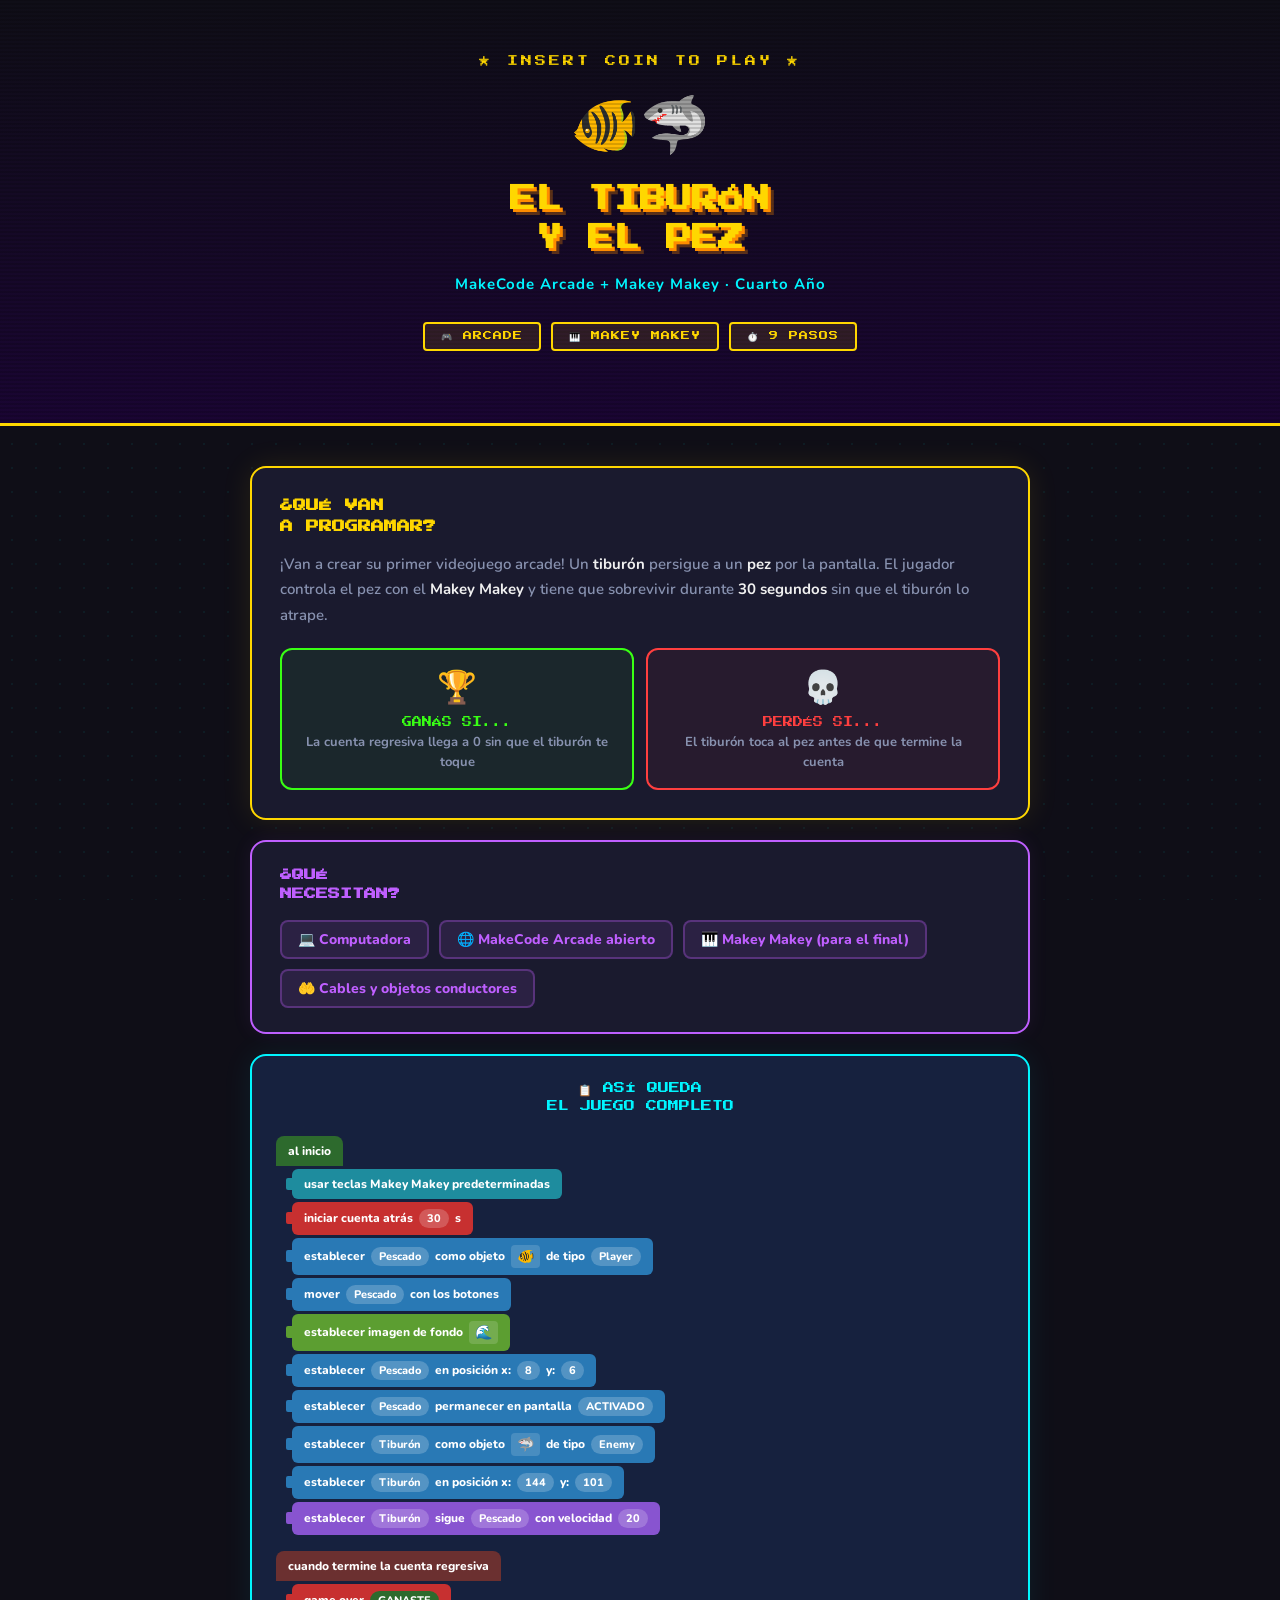
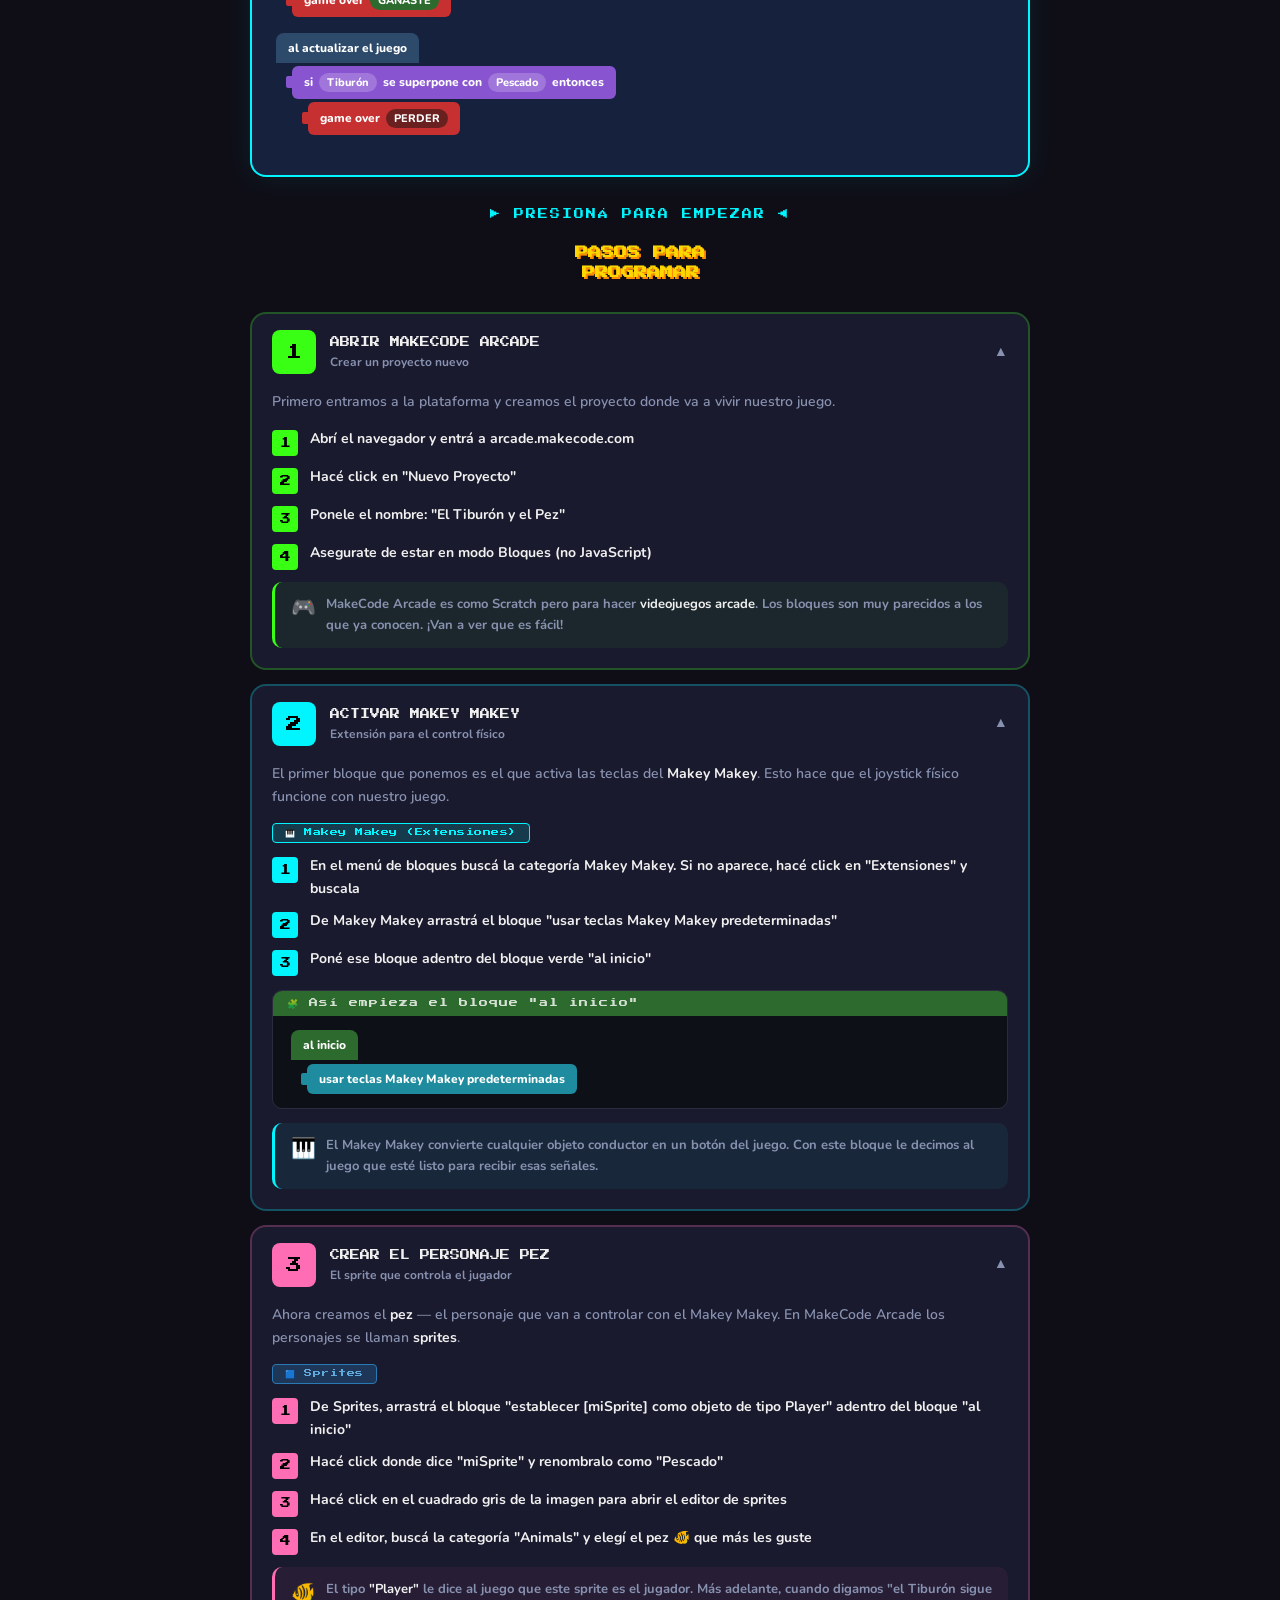
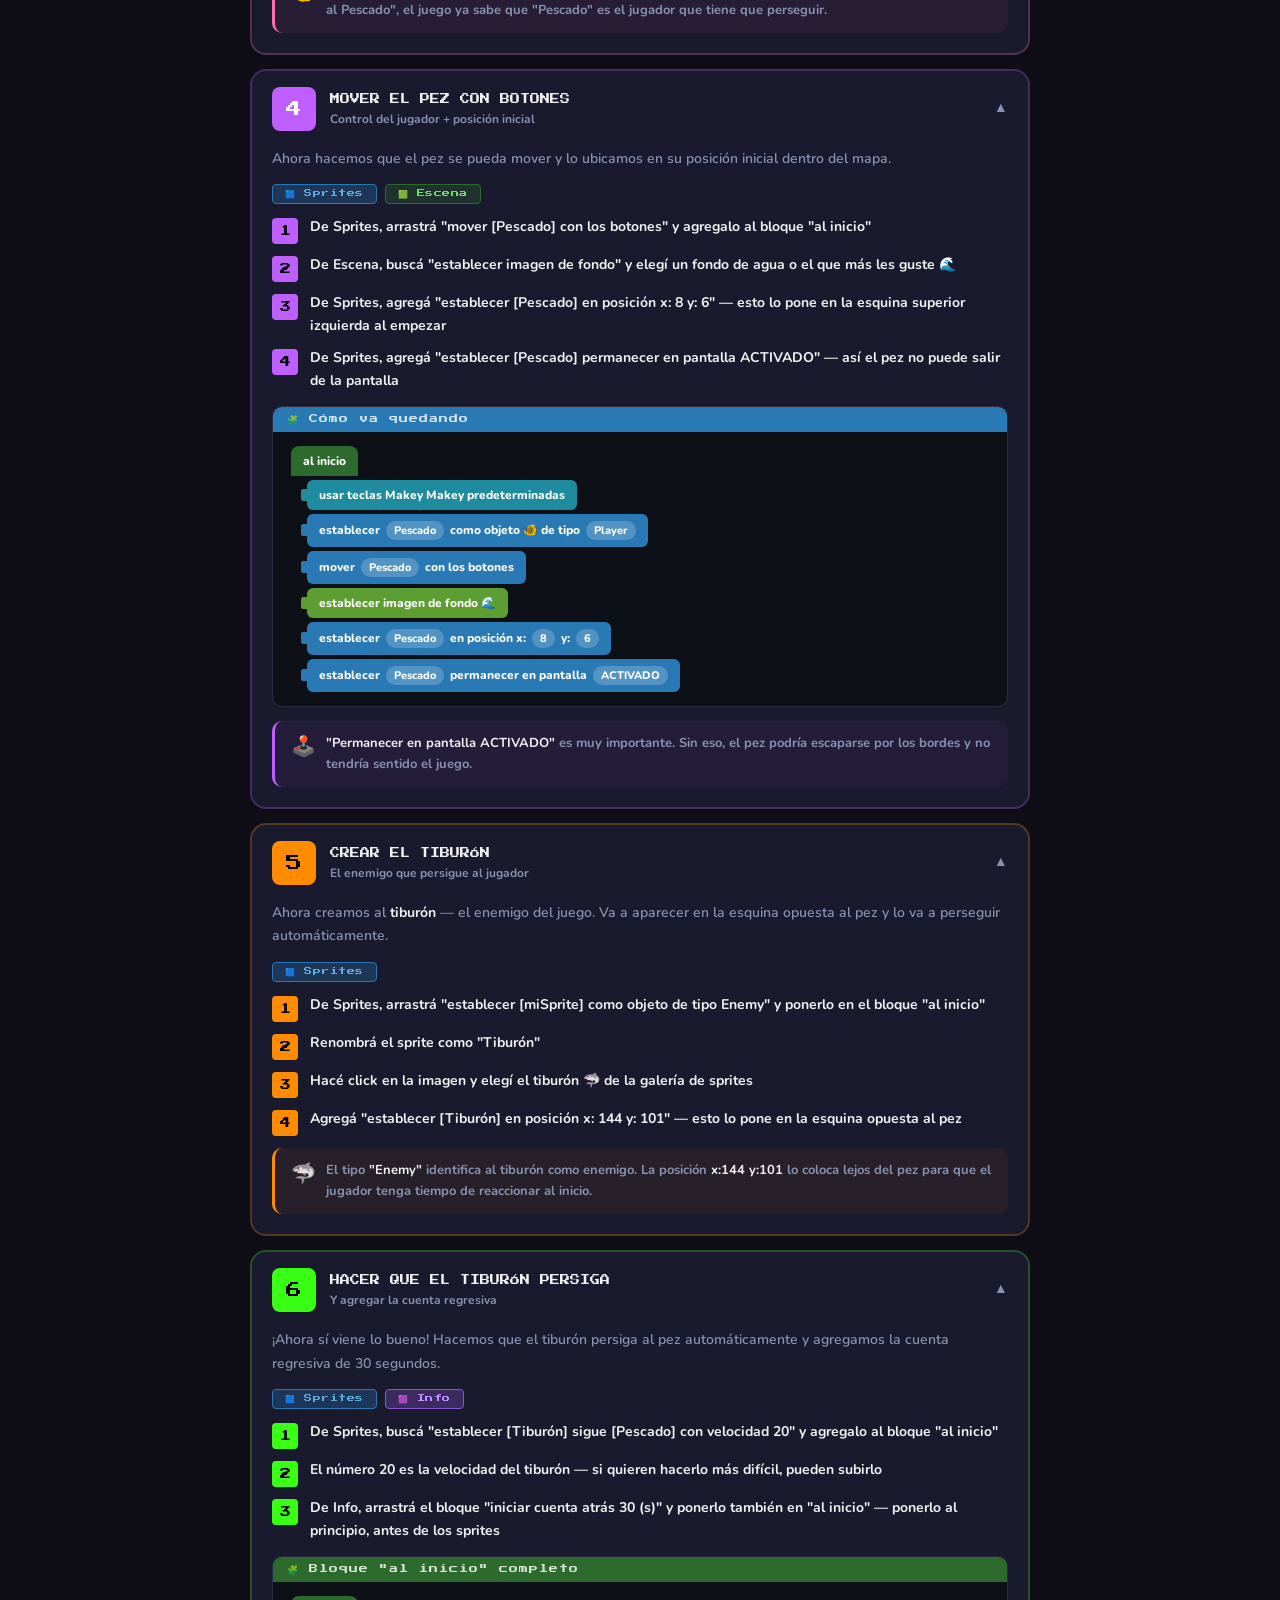
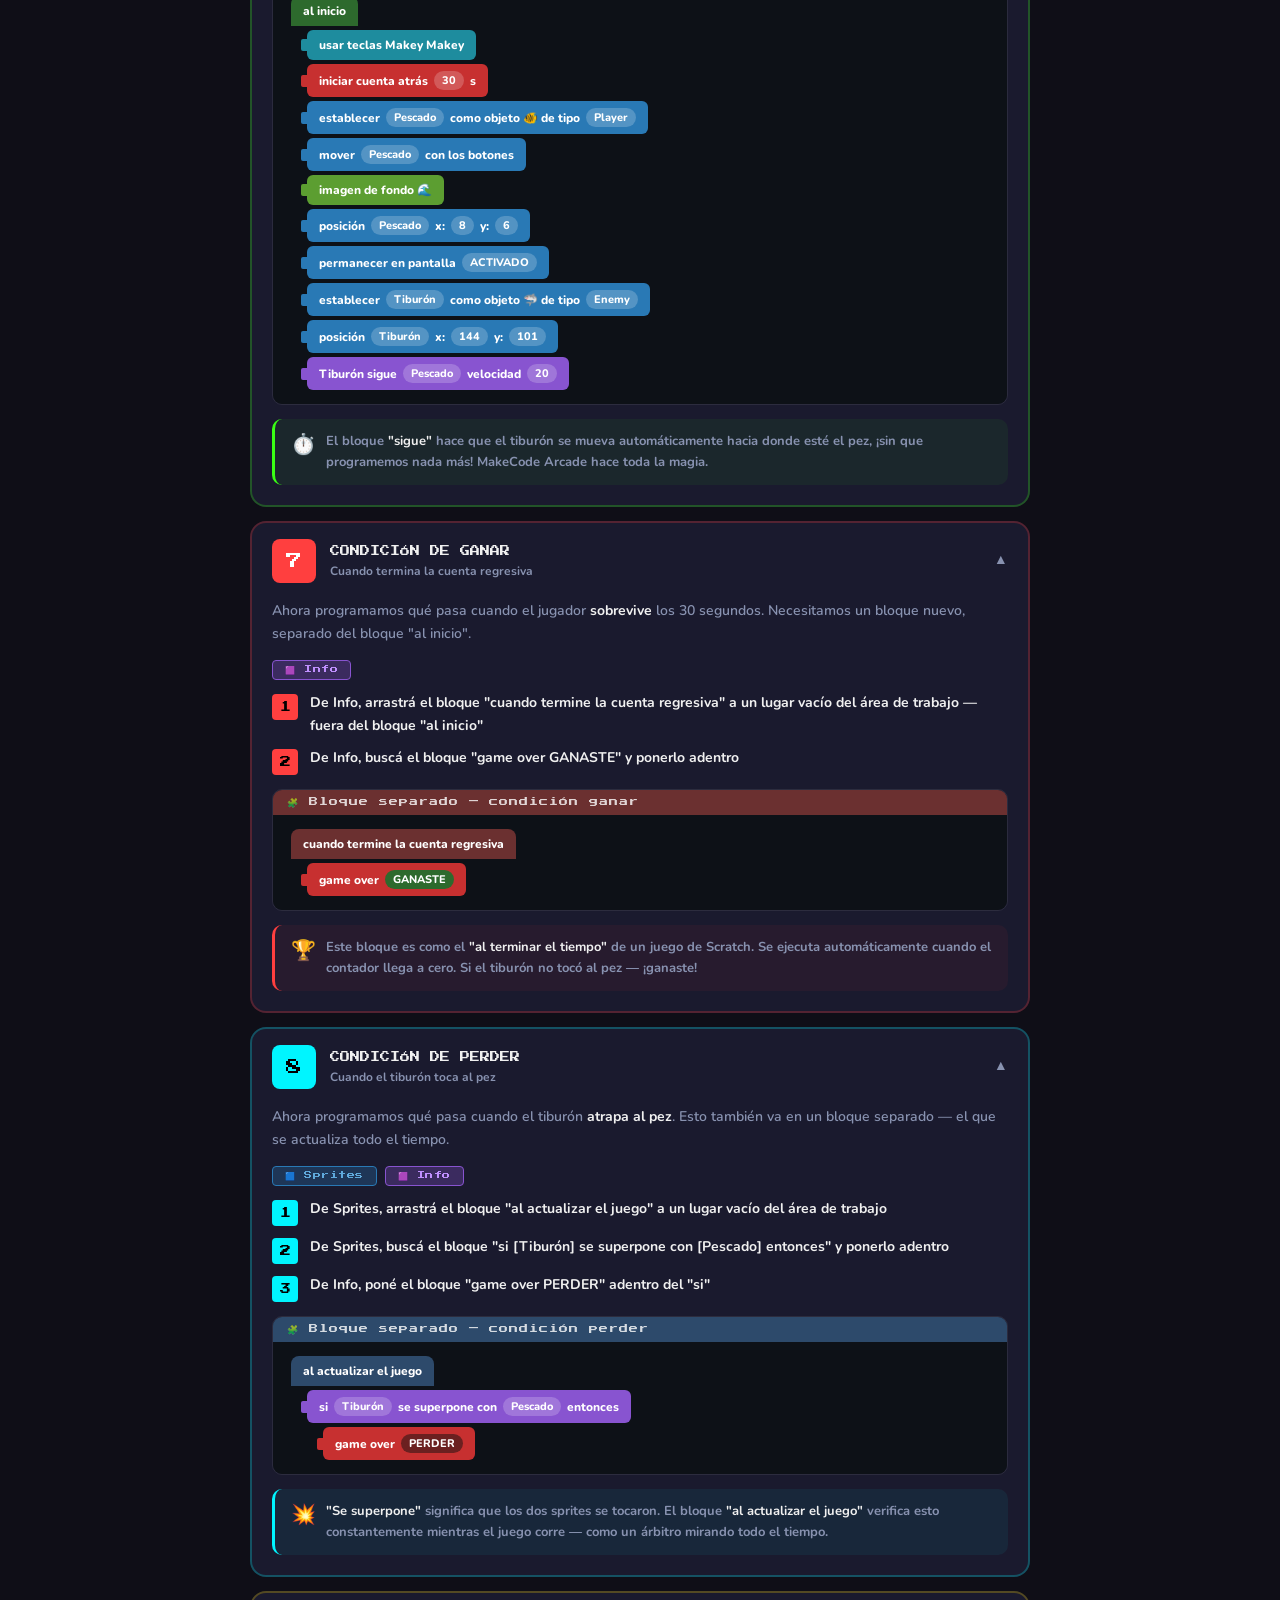
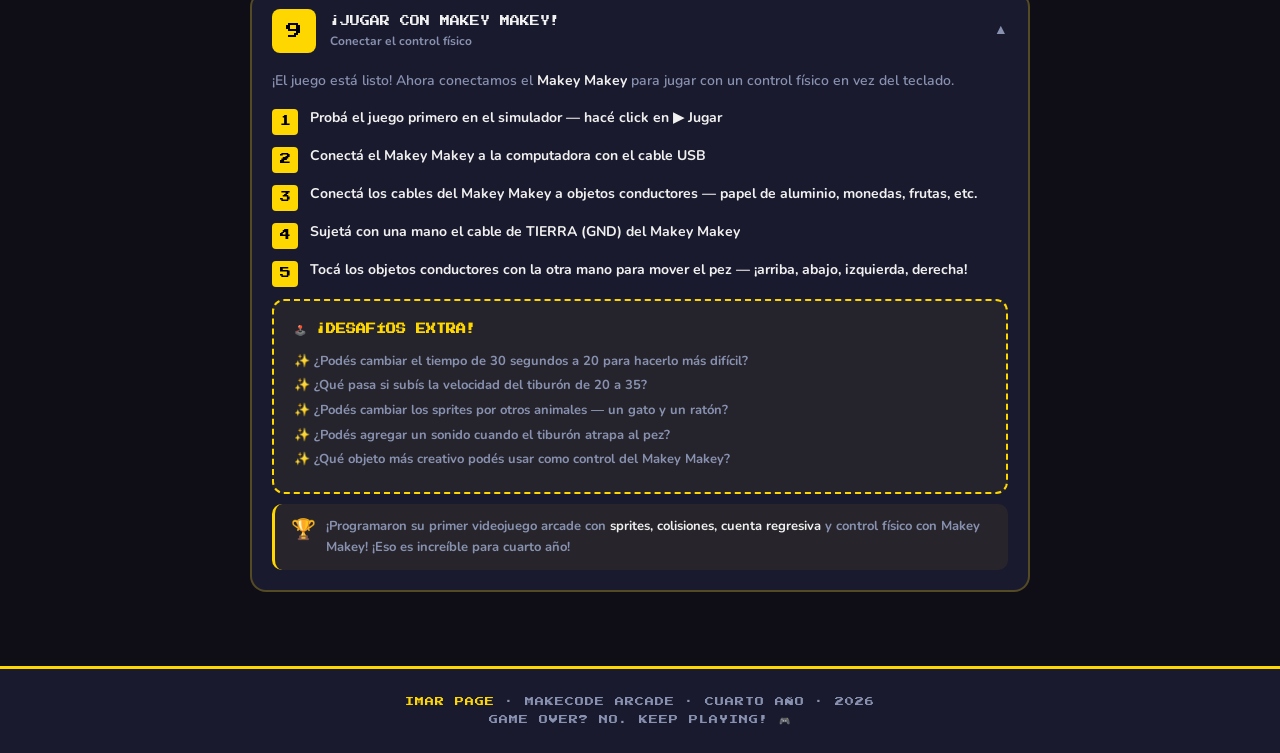
<file: html/arcade makecode/primaria/arcade-tiburon-pez.html>
<!DOCTYPE html>
<html lang="es">
<head>
  <meta charset="UTF-8" />
  <meta name="viewport" content="width=device-width, initial-scale=1.0" />
  <title>🎮 El Tiburón y el Pez — MakeCode Arcade</title>
  <link href="https://fonts.googleapis.com/css2?family=Press+Start+2P&family=Nunito:wght@400;600;700;800;900&display=swap" rel="stylesheet">
  <style>
    :root {
      --bg:        #0f0e17;
      --surface:   #1a1a2e;
      --surface2:  #16213e;
      --amarillo:  #ffd700;
      --cyan:      #00f5ff;
      --verde:     #39ff14;
      --rojo:      #ff3f3f;
      --rosa:      #ff6eb4;
      --naranja:   #ff8c00;
      --morado:    #bf5fff;
      --texto:     #f0f0f0;
      --muted:     #8892b0;
      --radius:    16px;

      /* Colores bloques MakeCode Arcade */
      --bloque-verde:   #5c9e31;
      --bloque-rojo:    #c73030;
      --bloque-azul:    #2979b5;
      --bloque-morado:  #8854d0;
      --bloque-rosa:    #d44d9b;
      --bloque-amarillo:#b8860b;
      --bloque-cyan:    #1e8c9e;
    }

    *, *::before, *::after { box-sizing: border-box; margin: 0; padding: 0; }
    html { scroll-behavior: smooth; }

    body {
      background: var(--bg);
      font-family: 'Nunito', sans-serif;
      color: var(--texto);
      min-height: 100vh;
      overflow-x: hidden;
    }

    /* Fondo con puntos pixelados */
    body::before {
      content: '';
      position: fixed; inset: 0;
      background-image: radial-gradient(rgba(0,245,255,0.06) 1px, transparent 1px);
      background-size: 24px 24px;
      pointer-events: none; z-index: 0;
    }

    /* ===== HERO ===== */
    .hero {
      position: relative; z-index: 1;
      background: linear-gradient(180deg, #0f0e17 0%, #1a0533 100%);
      padding: 56px 24px 72px;
      text-align: center;
      border-bottom: 3px solid var(--amarillo);
      overflow: hidden;
    }

    /* Scanlines efecto CRT */
    .hero::after {
      content: '';
      position: absolute; inset: 0;
      background: repeating-linear-gradient(
        0deg,
        transparent,
        transparent 2px,
        rgba(0,0,0,0.15) 2px,
        rgba(0,0,0,0.15) 4px
      );
      pointer-events: none;
    }

    .hero-arcade {
      font-family: 'Press Start 2P', monospace;
      font-size: 11px;
      color: var(--amarillo);
      letter-spacing: 3px;
      display: block;
      margin-bottom: 20px;
      animation: blink 1.2s step-end infinite;
    }

    @keyframes blink { 0%,100%{opacity:1} 50%{opacity:0} }

    .hero-sprites {
      font-size: 56px;
      display: block;
      margin-bottom: 16px;
      animation: swim 2s ease-in-out infinite;
    }

    @keyframes swim {
      0%,100% { transform: translateX(0) rotate(0deg); }
      25%      { transform: translateX(10px) rotate(2deg); }
      75%      { transform: translateX(-10px) rotate(-2deg); }
    }

    .hero h1 {
      font-family: 'Press Start 2P', monospace;
      font-size: clamp(14px, 3vw, 26px);
      color: var(--amarillo);
      text-shadow: 3px 3px 0 #ff8c00, 6px 6px 0 rgba(255,140,0,0.3);
      line-height: 1.5;
      margin-bottom: 16px;
      position: relative; z-index: 1;
    }

    .hero-sub {
      font-size: 15px;
      color: var(--cyan);
      font-weight: 700;
      position: relative; z-index: 1;
      margin-bottom: 28px;
      letter-spacing: 1px;
    }

    .hero-chips {
      display: flex; flex-wrap: wrap;
      gap: 10px; justify-content: center;
      position: relative; z-index: 1;
    }

    .chip {
      background: rgba(255,215,0,0.1);
      border: 2px solid var(--amarillo);
      color: var(--amarillo);
      padding: 7px 16px;
      border-radius: 4px;
      font-family: 'Press Start 2P', monospace;
      font-size: 9px;
      letter-spacing: 1px;
    }

    /* ===== MAIN ===== */
    .main {
      position: relative; z-index: 1;
      max-width: 820px;
      margin: 0 auto;
      padding: 40px 20px 60px;
    }

    /* ===== INTRO ===== */
    .intro-card {
      background: var(--surface);
      border-radius: var(--radius);
      padding: 28px;
      border: 2px solid var(--amarillo);
      box-shadow: 0 0 30px rgba(255,215,0,0.1);
      margin-bottom: 20px;
    }

    .intro-card h2 {
      font-family: 'Press Start 2P', monospace;
      font-size: 13px;
      color: var(--amarillo);
      margin-bottom: 14px;
      line-height: 1.6;
    }

    .intro-card p {
      font-size: 15px;
      color: var(--muted);
      line-height: 1.7;
      font-weight: 600;
    }
    .intro-card strong { color: var(--texto); }

    /* Reglas del juego */
    .reglas {
      display: grid;
      grid-template-columns: 1fr 1fr;
      gap: 12px;
      margin-top: 20px;
    }
    @media(max-width:500px){ .reglas { grid-template-columns: 1fr; } }

    .regla-item {
      border-radius: 12px;
      padding: 16px;
      border: 2px solid;
      text-align: center;
    }

    .regla-item.ganar {
      background: rgba(57,255,20,0.06);
      border-color: var(--verde);
    }
    .regla-item.perder {
      background: rgba(255,63,63,0.06);
      border-color: var(--rojo);
    }

    .regla-emoji { font-size: 32px; display: block; margin-bottom: 8px; }

    .regla-titulo {
      font-family: 'Press Start 2P', monospace;
      font-size: 10px;
      margin-bottom: 6px;
    }
    .regla-item.ganar .regla-titulo { color: var(--verde); }
    .regla-item.perder .regla-titulo { color: var(--rojo); }

    .regla-desc { font-size: 13px; font-weight: 700; color: var(--muted); line-height: 1.5; }

    /* ===== MATERIALES ===== */
    .mat-card {
      background: var(--surface);
      border-radius: var(--radius);
      padding: 24px 28px;
      border: 2px solid var(--morado);
      box-shadow: 0 0 20px rgba(191,95,255,0.08);
      margin-bottom: 20px;
    }

    .mat-card h2 {
      font-family: 'Press Start 2P', monospace;
      font-size: 12px;
      color: var(--morado);
      margin-bottom: 16px;
      line-height: 1.6;
    }

    .mat-list { display: flex; flex-wrap: wrap; gap: 10px; }

    .mat-item {
      display: flex; align-items: center; gap: 8px;
      background: rgba(191,95,255,0.1);
      border: 2px solid rgba(191,95,255,0.3);
      border-radius: 8px;
      padding: 8px 16px;
      font-size: 14px; font-weight: 800;
      color: var(--morado);
    }

    /* ===== DIAGRAMA FINAL ===== */
    .diagrama-card {
      background: var(--surface2);
      border-radius: var(--radius);
      padding: 24px;
      margin-bottom: 28px;
      border: 2px solid var(--cyan);
      box-shadow: 0 0 30px rgba(0,245,255,0.08);
    }

    .diagrama-titulo {
      font-family: 'Press Start 2P', monospace;
      font-size: 11px;
      color: var(--cyan);
      text-align: center;
      margin-bottom: 20px;
      line-height: 1.6;
    }

    /* Bloques visuales estilo MakeCode Arcade */
    .bloque-grupo {
      display: flex;
      flex-direction: column;
      gap: 3px;
      margin-bottom: 16px;
    }

    .bloque {
      display: inline-flex;
      align-items: center;
      gap: 6px;
      padding: 7px 12px;
      border-radius: 6px;
      font-family: 'Nunito', sans-serif;
      font-size: 12px;
      font-weight: 800;
      color: #fff;
      width: fit-content;
      position: relative;
    }

    /* Conector tipo puzzle */
    .bloque::before {
      content: '';
      position: absolute;
      left: -6px; top: 50%;
      transform: translateY(-50%);
      width: 6px; height: 12px;
      background: inherit;
      border-radius: 2px 0 0 2px;
    }

    .b-verde   { background: var(--bloque-verde); }
    .b-rojo    { background: var(--bloque-rojo); }
    .b-azul    { background: var(--bloque-azul); }
    .b-morado  { background: var(--bloque-morado); }
    .b-rosa    { background: var(--bloque-rosa); }
    .b-amarillo{ background: var(--bloque-amarillo); }
    .b-cyan    { background: var(--bloque-cyan); }
    .b-header  { background: #2d6a2d; border-radius: 8px 8px 0 0; }
    .b-header::before { display: none; }

    .b-val {
      background: rgba(255,255,255,0.2);
      padding: 2px 8px;
      border-radius: 10px;
      font-size: 11px;
    }

    .b-img {
      background: rgba(255,255,255,0.15);
      border-radius: 4px;
      padding: 2px 6px;
      font-size: 14px;
    }

    .indent-1 { margin-left: 16px; }
    .indent-2 { margin-left: 32px; }
    .indent-3 { margin-left: 48px; }

    /* ===== SECCIÓN PASOS ===== */
    .pasos-titulo {
      font-family: 'Press Start 2P', monospace;
      font-size: 13px;
      color: var(--amarillo);
      text-align: center;
      margin-bottom: 28px;
      line-height: 1.6;
      text-shadow: 2px 2px 0 var(--naranja);
    }

    .paso-card {
      background: var(--surface);
      border-radius: var(--radius);
      overflow: hidden;
      margin-bottom: 14px;
      border: 2px solid rgba(255,255,255,0.06);
      transition: border-color 0.3s, box-shadow 0.3s;
    }

    .paso-card:hover { border-color: rgba(255,215,0,0.3); box-shadow: 0 0 20px rgba(255,215,0,0.06); }

    .paso-card.p1  { border-color: rgba(57,255,20,0.25); }
    .paso-card.p2  { border-color: rgba(0,245,255,0.25); }
    .paso-card.p3  { border-color: rgba(255,110,180,0.25); }
    .paso-card.p4  { border-color: rgba(191,95,255,0.25); }
    .paso-card.p5  { border-color: rgba(255,140,0,0.25); }
    .paso-card.p6  { border-color: rgba(57,255,20,0.25); }
    .paso-card.p7  { border-color: rgba(255,63,63,0.25); }
    .paso-card.p8  { border-color: rgba(0,245,255,0.25); }
    .paso-card.p9  { border-color: rgba(255,215,0,0.25); }

    .paso-header {
      display: flex; align-items: center;
      gap: 14px; padding: 16px 20px;
      cursor: pointer; user-select: none;
    }

    .paso-num {
      width: 44px; height: 44px;
      border-radius: 8px;
      display: flex; align-items: center; justify-content: center;
      font-family: 'Press Start 2P', monospace;
      font-size: 16px; color: #000; flex-shrink: 0;
    }

    .p1 .paso-num { background: var(--verde); }
    .p2 .paso-num { background: var(--cyan); }
    .p3 .paso-num { background: var(--rosa); }
    .p4 .paso-num { background: var(--morado); color: #fff; }
    .p5 .paso-num { background: var(--naranja); }
    .p6 .paso-num { background: var(--verde); }
    .p7 .paso-num { background: var(--rojo); color: #fff; }
    .p8 .paso-num { background: var(--cyan); }
    .p9 .paso-num { background: var(--amarillo); }

    .paso-info { flex: 1; }

    .paso-titulo {
      font-family: 'Press Start 2P', monospace;
      font-size: 10px;
      color: var(--texto);
      margin-bottom: 4px;
      line-height: 1.6;
    }

    .paso-sub {
      font-size: 12px; color: var(--muted); font-weight: 700;
    }

    .paso-arrow {
      font-size: 14px; color: var(--muted);
      transition: transform 0.3s;
    }

    .paso-card.open .paso-arrow { transform: rotate(180deg); }

    .paso-body {
      display: none;
      padding: 0 20px 20px;
      animation: fadeIn 0.3s ease;
    }

    .paso-card.open .paso-body { display: block; }

    @keyframes fadeIn {
      from { opacity: 0; transform: translateY(-6px); }
      to   { opacity: 1; transform: translateY(0); }
    }

    .paso-body p {
      font-size: 14px; color: var(--muted);
      line-height: 1.7; font-weight: 600; margin-bottom: 14px;
    }
    .paso-body p strong { color: var(--texto); }

    /* Mini pasos */
    .mini-pasos { display: flex; flex-direction: column; gap: 10px; margin: 12px 0; }

    .mini-paso { display: flex; gap: 12px; align-items: flex-start; }

    .mini-num {
      width: 26px; height: 26px; border-radius: 4px;
      display: flex; align-items: center; justify-content: center;
      font-family: 'Press Start 2P', monospace;
      font-size: 11px; color: #000; flex-shrink: 0; margin-top: 2px;
    }

    .mini-text {
      font-size: 14px; font-weight: 700;
      color: var(--texto); line-height: 1.6; flex: 1;
    }

    /* Bloque visual dentro del paso */
    .bloque-visual {
      border-radius: 10px; overflow: hidden;
      margin: 14px 0;
      border: 1px solid rgba(255,255,255,0.08);
    }

    .bloque-visual-header {
      padding: 7px 14px;
      font-family: 'Press Start 2P', monospace;
      font-size: 9px; letter-spacing: 1px;
      color: rgba(255,255,255,0.8);
    }

    .bloque-visual-content {
      padding: 14px 18px;
      background: #0d1117;
      display: flex; flex-direction: column; gap: 4px;
    }

    /* Tip box */
    .tip-box {
      border-radius: 10px; padding: 12px 16px;
      display: flex; gap: 10px; align-items: flex-start;
      margin-top: 10px;
    }

    .tip-box.verde   { background: rgba(57,255,20,0.06);  border-left: 3px solid var(--verde); }
    .tip-box.cyan    { background: rgba(0,245,255,0.06);  border-left: 3px solid var(--cyan); }
    .tip-box.amarillo{ background: rgba(255,215,0,0.06);  border-left: 3px solid var(--amarillo); }
    .tip-box.rosa    { background: rgba(255,110,180,0.06);border-left: 3px solid var(--rosa); }
    .tip-box.rojo    { background: rgba(255,63,63,0.06);  border-left: 3px solid var(--rojo); }
    .tip-box.morado  { background: rgba(191,95,255,0.06); border-left: 3px solid var(--morado); }
    .tip-box.naranja { background: rgba(255,140,0,0.06);  border-left: 3px solid var(--naranja); }

    .tip-icon { font-size: 20px; flex-shrink: 0; }
    .tip-text { font-size: 13px; font-weight: 700; line-height: 1.6; color: var(--muted); }
    .tip-text strong { color: var(--texto); }

    /* Categoría badge */
    .donde-buscar { display: flex; flex-wrap: wrap; gap: 8px; margin: 10px 0; }

    .cat-badge {
      display: inline-flex; align-items: center; gap: 5px;
      padding: 4px 12px; border-radius: 4px;
      font-family: 'Press Start 2P', monospace;
      font-size: 8px; letter-spacing: 0.5px;
    }

    .cat-escena  { background: rgba(45,106,45,0.3);  color: #6ddc6d; border: 1px solid #2d6a2d; }
    .cat-sprites { background: rgba(41,121,181,0.3); color: #60aadc; border: 1px solid #2979b5; }
    .cat-control { background: rgba(199,48,48,0.3);  color: #ff7070; border: 1px solid #c73030; }
    .cat-info    { background: rgba(136,84,208,0.3); color: #c090ff; border: 1px solid #8854d0; }
    .cat-makey   { background: rgba(0,245,255,0.15); color: var(--cyan); border: 1px solid var(--cyan); }

    /* Desafíos */
    .desafios {
      border-radius: 12px; padding: 20px;
      background: rgba(255,215,0,0.05);
      border: 2px dashed var(--amarillo);
      margin-top: 12px;
    }

    .desafios h4 {
      font-family: 'Press Start 2P', monospace;
      font-size: 10px; color: var(--amarillo);
      margin-bottom: 12px; line-height: 1.6;
    }

    .desafios p {
      font-size: 13px; color: var(--muted);
      font-weight: 700; line-height: 1.9; margin-bottom: 0;
    }

    /* INSERT COIN animation */
    .insert-coin {
      font-family: 'Press Start 2P', monospace;
      font-size: 10px;
      color: var(--cyan);
      text-align: center;
      margin: 32px 0 24px;
      animation: blink 1s step-end infinite;
      letter-spacing: 2px;
    }

    /* ===== FOOTER ===== */
    footer {
      position: relative; z-index: 1;
      background: var(--surface);
      border-top: 3px solid var(--amarillo);
      color: var(--muted);
      text-align: center; padding: 24px;
      font-family: 'Press Start 2P', monospace;
      font-size: 9px; letter-spacing: 1px;
      line-height: 2;
    }
    footer span { color: var(--amarillo); }
  </style>
</head>
<body>

  <!-- HERO -->
  <div class="hero">
    <span class="hero-arcade">★ INSERT COIN TO PLAY ★</span>
    <span class="hero-sprites">🐠🦈</span>
    <h1>EL TIBURÓN<br>Y EL PEZ</h1>
    <p class="hero-sub">MakeCode Arcade + Makey Makey · Cuarto Año</p>
    <div class="hero-chips">
      <div class="chip">🎮 ARCADE</div>
      <div class="chip">🎹 MAKEY MAKEY</div>
      <div class="chip">⏱️ 9 PASOS</div>
    </div>
  </div>

  <div class="main">

    <!-- INTRO -->
    <div class="intro-card">
      <h2>¿QUÉ VAN<br>A PROGRAMAR?</h2>
      <p>
        ¡Van a crear su primer videojuego arcade! Un <strong>tiburón</strong> persigue a un <strong>pez</strong> por la pantalla.
        El jugador controla el pez con el <strong>Makey Makey</strong> y tiene que sobrevivir durante
        <strong>30 segundos</strong> sin que el tiburón lo atrape.
      </p>
      <div class="reglas">
        <div class="regla-item ganar">
          <span class="regla-emoji">🏆</span>
          <div class="regla-titulo">GANÁS SI...</div>
          <div class="regla-desc">La cuenta regresiva llega a 0 sin que el tiburón te toque</div>
        </div>
        <div class="regla-item perder">
          <span class="regla-emoji">💀</span>
          <div class="regla-titulo">PERDÉS SI...</div>
          <div class="regla-desc">El tiburón toca al pez antes de que termine la cuenta</div>
        </div>
      </div>
    </div>

    <!-- MATERIALES -->
    <div class="mat-card">
      <h2>¿QUÉ<br>NECESITAN?</h2>
      <div class="mat-list">
        <div class="mat-item">💻 Computadora</div>
        <div class="mat-item">🌐 MakeCode Arcade abierto</div>
        <div class="mat-item">🎹 Makey Makey (para el final)</div>
        <div class="mat-item">🤲 Cables y objetos conductores</div>
      </div>
    </div>

    <!-- DIAGRAMA FINAL -->
    <div class="diagrama-card">
      <div class="diagrama-titulo">📋 ASÍ QUEDA<br>EL JUEGO COMPLETO</div>

      <div class="bloque-grupo">
        <div class="bloque b-header">al inicio</div>
        <div class="bloque b-cyan indent-1">usar teclas Makey Makey predeterminadas</div>
        <div class="bloque b-rojo indent-1">iniciar cuenta atrás <span class="b-val">30</span> s</div>
        <div class="bloque b-azul indent-1">establecer <span class="b-val">Pescado</span> como objeto <span class="b-img">🐠</span> de tipo <span class="b-val">Player</span></div>
        <div class="bloque b-azul indent-1">mover <span class="b-val">Pescado</span> con los botones</div>
        <div class="bloque b-verde indent-1">establecer imagen de fondo <span class="b-img">🌊</span></div>
        <div class="bloque b-azul indent-1">establecer <span class="b-val">Pescado</span> en posición x: <span class="b-val">8</span> y: <span class="b-val">6</span></div>
        <div class="bloque b-azul indent-1">establecer <span class="b-val">Pescado</span> permanecer en pantalla <span class="b-val">ACTIVADO</span></div>
        <div class="bloque b-azul indent-1">establecer <span class="b-val">Tiburón</span> como objeto <span class="b-img">🦈</span> de tipo <span class="b-val">Enemy</span></div>
        <div class="bloque b-azul indent-1">establecer <span class="b-val">Tiburón</span> en posición x: <span class="b-val">144</span> y: <span class="b-val">101</span></div>
        <div class="bloque b-morado indent-1">establecer <span class="b-val">Tiburón</span> sigue <span class="b-val">Pescado</span> con velocidad <span class="b-val">20</span></div>
      </div>

      <div class="bloque-grupo">
        <div class="bloque b-header" style="background:#6b3030;">cuando termine la cuenta regresiva</div>
        <div class="bloque b-rojo indent-1">game over <span class="b-val" style="background:#2d6a2d;">GANASTE</span></div>
      </div>

      <div class="bloque-grupo">
        <div class="bloque b-header" style="background:#2d4a6b;">al actualizar el juego</div>
        <div class="bloque b-morado indent-1">si <span class="b-val">Tiburón</span> se superpone con <span class="b-val">Pescado</span> entonces</div>
        <div class="bloque b-rojo indent-2">game over <span class="b-val" style="background:#6b2020;">PERDER</span></div>
      </div>
    </div>

    <!-- PASOS -->
    <div class="insert-coin">▶ PRESIONÁ PARA EMPEZAR ◀</div>
    <h2 class="pasos-titulo">PASOS PARA<br>PROGRAMAR</h2>

    <!-- PASO 1 -->
    <div class="paso-card p1 open">
      <div class="paso-header" onclick="togglePaso(this)">
        <div class="paso-num">1</div>
        <div class="paso-info">
          <div class="paso-titulo">ABRIR MAKECODE ARCADE</div>
          <div class="paso-sub">Crear un proyecto nuevo</div>
        </div>
        <span class="paso-arrow">▼</span>
      </div>
      <div class="paso-body">
        <p>Primero entramos a la plataforma y creamos el proyecto donde va a vivir nuestro juego.</p>

        <div class="mini-pasos">
          <div class="mini-paso">
            <div class="mini-num" style="background:#39ff14">1</div>
            <div class="mini-text">Abrí el navegador y entrá a <strong>arcade.makecode.com</strong></div>
          </div>
          <div class="mini-paso">
            <div class="mini-num" style="background:#39ff14">2</div>
            <div class="mini-text">Hacé click en <strong>"Nuevo Proyecto"</strong></div>
          </div>
          <div class="mini-paso">
            <div class="mini-num" style="background:#39ff14">3</div>
            <div class="mini-text">Ponele el nombre: <strong>"El Tiburón y el Pez"</strong></div>
          </div>
          <div class="mini-paso">
            <div class="mini-num" style="background:#39ff14">4</div>
            <div class="mini-text">Asegurate de estar en modo <strong>Bloques</strong> (no JavaScript)</div>
          </div>
        </div>

        <div class="tip-box verde">
          <span class="tip-icon">🎮</span>
          <span class="tip-text">MakeCode Arcade es como Scratch pero para hacer <strong>videojuegos arcade</strong>. Los bloques son muy parecidos a los que ya conocen. ¡Van a ver que es fácil!</span>
        </div>
      </div>
    </div>

    <!-- PASO 2 -->
    <div class="paso-card p2">
      <div class="paso-header" onclick="togglePaso(this)">
        <div class="paso-num">2</div>
        <div class="paso-info">
          <div class="paso-titulo">ACTIVAR MAKEY MAKEY</div>
          <div class="paso-sub">Extensión para el control físico</div>
        </div>
        <span class="paso-arrow">▼</span>
      </div>
      <div class="paso-body">
        <p>
          El primer bloque que ponemos es el que activa las teclas del <strong>Makey Makey</strong>.
          Esto hace que el joystick físico funcione con nuestro juego.
        </p>

        <div class="donde-buscar">
          <span class="cat-badge cat-makey">🎹 Makey Makey (Extensiones)</span>
        </div>

        <div class="mini-pasos">
          <div class="mini-paso">
            <div class="mini-num" style="background:#00f5ff; color:#000">1</div>
            <div class="mini-text">En el menú de bloques buscá la categoría <strong>Makey Makey</strong>. Si no aparece, hacé click en <strong>"Extensiones"</strong> y buscala</div>
          </div>
          <div class="mini-paso">
            <div class="mini-num" style="background:#00f5ff; color:#000">2</div>
            <div class="mini-text">De Makey Makey arrastrá el bloque <strong>"usar teclas Makey Makey predeterminadas"</strong></div>
          </div>
          <div class="mini-paso">
            <div class="mini-num" style="background:#00f5ff; color:#000">3</div>
            <div class="mini-text">Poné ese bloque <strong>adentro del bloque verde "al inicio"</strong></div>
          </div>
        </div>

        <div class="bloque-visual">
          <div class="bloque-visual-header" style="background:#2d6a2d;">🧩 Así empieza el bloque "al inicio"</div>
          <div class="bloque-visual-content">
            <div class="bloque b-header">al inicio</div>
            <div class="bloque b-cyan indent-1">usar teclas Makey Makey predeterminadas</div>
          </div>
        </div>

        <div class="tip-box cyan">
          <span class="tip-icon">🎹</span>
          <span class="tip-text">El Makey Makey convierte cualquier objeto conductor en un botón del juego. Con este bloque le decimos al juego que esté listo para recibir esas señales.</span>
        </div>
      </div>
    </div>

    <!-- PASO 3 -->
    <div class="paso-card p3">
      <div class="paso-header" onclick="togglePaso(this)">
        <div class="paso-num">3</div>
        <div class="paso-info">
          <div class="paso-titulo">CREAR EL PERSONAJE PEZ</div>
          <div class="paso-sub">El sprite que controla el jugador</div>
        </div>
        <span class="paso-arrow">▼</span>
      </div>
      <div class="paso-body">
        <p>
          Ahora creamos el <strong>pez</strong> — el personaje que van a controlar con el Makey Makey.
          En MakeCode Arcade los personajes se llaman <strong>sprites</strong>.
        </p>

        <div class="donde-buscar">
          <span class="cat-badge cat-sprites">🟦 Sprites</span>
        </div>

        <div class="mini-pasos">
          <div class="mini-paso">
            <div class="mini-num" style="background:#ff6eb4; color:#000">1</div>
            <div class="mini-text">De <strong>Sprites</strong>, arrastrá el bloque <strong>"establecer [miSprite] como objeto de tipo Player"</strong> adentro del bloque "al inicio"</div>
          </div>
          <div class="mini-paso">
            <div class="mini-num" style="background:#ff6eb4; color:#000">2</div>
            <div class="mini-text">Hacé click donde dice <strong>"miSprite"</strong> y renombralo como <strong>"Pescado"</strong></div>
          </div>
          <div class="mini-paso">
            <div class="mini-num" style="background:#ff6eb4; color:#000">3</div>
            <div class="mini-text">Hacé click en el cuadrado gris de la imagen para abrir el editor de sprites</div>
          </div>
          <div class="mini-paso">
            <div class="mini-num" style="background:#ff6eb4; color:#000">4</div>
            <div class="mini-text">En el editor, buscá la categoría <strong>"Animals"</strong> y elegí el pez 🐠 que más les guste</div>
          </div>
        </div>

        <div class="tip-box rosa">
          <span class="tip-icon">🐠</span>
          <span class="tip-text">El tipo <strong>"Player"</strong> le dice al juego que este sprite es el jugador. Más adelante, cuando digamos "el Tiburón sigue al Pescado", el juego ya sabe que "Pescado" es el jugador que tiene que perseguir.</span>
        </div>
      </div>
    </div>

    <!-- PASO 4 -->
    <div class="paso-card p4">
      <div class="paso-header" onclick="togglePaso(this)">
        <div class="paso-num">4</div>
        <div class="paso-info">
          <div class="paso-titulo">MOVER EL PEZ CON BOTONES</div>
          <div class="paso-sub">Control del jugador + posición inicial</div>
        </div>
        <span class="paso-arrow">▼</span>
      </div>
      <div class="paso-body">
        <p>
          Ahora hacemos que el pez se pueda mover y lo ubicamos en su posición inicial dentro del mapa.
        </p>

        <div class="donde-buscar">
          <span class="cat-badge cat-sprites">🟦 Sprites</span>
          <span class="cat-badge cat-escena">🟩 Escena</span>
        </div>

        <div class="mini-pasos">
          <div class="mini-paso">
            <div class="mini-num" style="background:#bf5fff">1</div>
            <div class="mini-text">De <strong>Sprites</strong>, arrastrá <strong>"mover [Pescado] con los botones"</strong> y agregalo al bloque "al inicio"</div>
          </div>
          <div class="mini-paso">
            <div class="mini-num" style="background:#bf5fff">2</div>
            <div class="mini-text">De <strong>Escena</strong>, buscá <strong>"establecer imagen de fondo"</strong> y elegí un fondo de agua o el que más les guste 🌊</div>
          </div>
          <div class="mini-paso">
            <div class="mini-num" style="background:#bf5fff">3</div>
            <div class="mini-text">De <strong>Sprites</strong>, agregá <strong>"establecer [Pescado] en posición x: 8 y: 6"</strong> — esto lo pone en la esquina superior izquierda al empezar</div>
          </div>
          <div class="mini-paso">
            <div class="mini-num" style="background:#bf5fff">4</div>
            <div class="mini-text">De <strong>Sprites</strong>, agregá <strong>"establecer [Pescado] permanecer en pantalla ACTIVADO"</strong> — así el pez no puede salir de la pantalla</div>
          </div>
        </div>

        <div class="bloque-visual">
          <div class="bloque-visual-header" style="background:#2979b5;">🧩 Cómo va quedando</div>
          <div class="bloque-visual-content">
            <div class="bloque b-header">al inicio</div>
            <div class="bloque b-cyan indent-1">usar teclas Makey Makey predeterminadas</div>
            <div class="bloque b-azul indent-1">establecer <span class="b-val">Pescado</span> como objeto 🐠 de tipo <span class="b-val">Player</span></div>
            <div class="bloque b-azul indent-1">mover <span class="b-val">Pescado</span> con los botones</div>
            <div class="bloque b-verde indent-1">establecer imagen de fondo 🌊</div>
            <div class="bloque b-azul indent-1">establecer <span class="b-val">Pescado</span> en posición x: <span class="b-val">8</span> y: <span class="b-val">6</span></div>
            <div class="bloque b-azul indent-1">establecer <span class="b-val">Pescado</span> permanecer en pantalla <span class="b-val">ACTIVADO</span></div>
          </div>
        </div>

        <div class="tip-box morado">
          <span class="tip-icon">🕹️</span>
          <span class="tip-text"><strong>"Permanecer en pantalla ACTIVADO"</strong> es muy importante. Sin eso, el pez podría escaparse por los bordes y no tendría sentido el juego.</span>
        </div>
      </div>
    </div>

    <!-- PASO 5 -->
    <div class="paso-card p5">
      <div class="paso-header" onclick="togglePaso(this)">
        <div class="paso-num">5</div>
        <div class="paso-info">
          <div class="paso-titulo">CREAR EL TIBURÓN</div>
          <div class="paso-sub">El enemigo que persigue al jugador</div>
        </div>
        <span class="paso-arrow">▼</span>
      </div>
      <div class="paso-body">
        <p>
          Ahora creamos al <strong>tiburón</strong> — el enemigo del juego. Va a aparecer en la esquina opuesta al pez y lo va a perseguir automáticamente.
        </p>

        <div class="donde-buscar">
          <span class="cat-badge cat-sprites">🟦 Sprites</span>
        </div>

        <div class="mini-pasos">
          <div class="mini-paso">
            <div class="mini-num" style="background:#ff8c00; color:#000">1</div>
            <div class="mini-text">De <strong>Sprites</strong>, arrastrá <strong>"establecer [miSprite] como objeto de tipo Enemy"</strong> y ponerlo en el bloque "al inicio"</div>
          </div>
          <div class="mini-paso">
            <div class="mini-num" style="background:#ff8c00; color:#000">2</div>
            <div class="mini-text">Renombrá el sprite como <strong>"Tiburón"</strong></div>
          </div>
          <div class="mini-paso">
            <div class="mini-num" style="background:#ff8c00; color:#000">3</div>
            <div class="mini-text">Hacé click en la imagen y elegí el tiburón 🦈 de la galería de sprites</div>
          </div>
          <div class="mini-paso">
            <div class="mini-num" style="background:#ff8c00; color:#000">4</div>
            <div class="mini-text">Agregá <strong>"establecer [Tiburón] en posición x: 144 y: 101"</strong> — esto lo pone en la esquina opuesta al pez</div>
          </div>
        </div>

        <div class="tip-box naranja">
          <span class="tip-icon">🦈</span>
          <span class="tip-text">El tipo <strong>"Enemy"</strong> identifica al tiburón como enemigo. La posición <strong>x:144 y:101</strong> lo coloca lejos del pez para que el jugador tenga tiempo de reaccionar al inicio.</span>
        </div>
      </div>
    </div>

    <!-- PASO 6 -->
    <div class="paso-card p6">
      <div class="paso-header" onclick="togglePaso(this)">
        <div class="paso-num">6</div>
        <div class="paso-info">
          <div class="paso-titulo">HACER QUE EL TIBURÓN PERSIGA</div>
          <div class="paso-sub">Y agregar la cuenta regresiva</div>
        </div>
        <span class="paso-arrow">▼</span>
      </div>
      <div class="paso-body">
        <p>
          ¡Ahora sí viene lo bueno! Hacemos que el tiburón persiga al pez automáticamente y agregamos la cuenta regresiva de 30 segundos.
        </p>

        <div class="donde-buscar">
          <span class="cat-badge cat-sprites">🟦 Sprites</span>
          <span class="cat-badge cat-info">🟪 Info</span>
        </div>

        <div class="mini-pasos">
          <div class="mini-paso">
            <div class="mini-num" style="background:#39ff14; color:#000">1</div>
            <div class="mini-text">De <strong>Sprites</strong>, buscá <strong>"establecer [Tiburón] sigue [Pescado] con velocidad 20"</strong> y agregalo al bloque "al inicio"</div>
          </div>
          <div class="mini-paso">
            <div class="mini-num" style="background:#39ff14; color:#000">2</div>
            <div class="mini-text">El número <strong>20</strong> es la velocidad del tiburón — si quieren hacerlo más difícil, pueden subirlo</div>
          </div>
          <div class="mini-paso">
            <div class="mini-num" style="background:#39ff14; color:#000">3</div>
            <div class="mini-text">De <strong>Info</strong>, arrastrá el bloque <strong>"iniciar cuenta atrás 30 (s)"</strong> y ponerlo también en "al inicio" — ponerlo <strong>al principio</strong>, antes de los sprites</div>
          </div>
        </div>

        <div class="bloque-visual">
          <div class="bloque-visual-header" style="background:#2d6a2d;">🧩 Bloque "al inicio" completo</div>
          <div class="bloque-visual-content">
            <div class="bloque b-header">al inicio</div>
            <div class="bloque b-cyan indent-1">usar teclas Makey Makey</div>
            <div class="bloque b-rojo indent-1">iniciar cuenta atrás <span class="b-val">30</span> s</div>
            <div class="bloque b-azul indent-1">establecer <span class="b-val">Pescado</span> como objeto 🐠 de tipo <span class="b-val">Player</span></div>
            <div class="bloque b-azul indent-1">mover <span class="b-val">Pescado</span> con los botones</div>
            <div class="bloque b-verde indent-1">imagen de fondo 🌊</div>
            <div class="bloque b-azul indent-1">posición <span class="b-val">Pescado</span> x: <span class="b-val">8</span> y: <span class="b-val">6</span></div>
            <div class="bloque b-azul indent-1">permanecer en pantalla <span class="b-val">ACTIVADO</span></div>
            <div class="bloque b-azul indent-1">establecer <span class="b-val">Tiburón</span> como objeto 🦈 de tipo <span class="b-val">Enemy</span></div>
            <div class="bloque b-azul indent-1">posición <span class="b-val">Tiburón</span> x: <span class="b-val">144</span> y: <span class="b-val">101</span></div>
            <div class="bloque b-morado indent-1">Tiburón sigue <span class="b-val">Pescado</span> velocidad <span class="b-val">20</span></div>
          </div>
        </div>

        <div class="tip-box verde">
          <span class="tip-icon">⏱️</span>
          <span class="tip-text">El bloque <strong>"sigue"</strong> hace que el tiburón se mueva automáticamente hacia donde esté el pez, ¡sin que programemos nada más! MakeCode Arcade hace toda la magia.</span>
        </div>
      </div>
    </div>

    <!-- PASO 7 -->
    <div class="paso-card p7">
      <div class="paso-header" onclick="togglePaso(this)">
        <div class="paso-num">7</div>
        <div class="paso-info">
          <div class="paso-titulo">CONDICIÓN DE GANAR</div>
          <div class="paso-sub">Cuando termina la cuenta regresiva</div>
        </div>
        <span class="paso-arrow">▼</span>
      </div>
      <div class="paso-body">
        <p>
          Ahora programamos qué pasa cuando el jugador <strong>sobrevive</strong> los 30 segundos.
          Necesitamos un bloque nuevo, separado del bloque "al inicio".
        </p>

        <div class="donde-buscar">
          <span class="cat-badge cat-info">🟪 Info</span>
        </div>

        <div class="mini-pasos">
          <div class="mini-paso">
            <div class="mini-num" style="background:#ff3f3f">1</div>
            <div class="mini-text">De <strong>Info</strong>, arrastrá el bloque <strong>"cuando termine la cuenta regresiva"</strong> a un lugar vacío del área de trabajo — <strong>fuera</strong> del bloque "al inicio"</div>
          </div>
          <div class="mini-paso">
            <div class="mini-num" style="background:#ff3f3f">2</div>
            <div class="mini-text">De <strong>Info</strong>, buscá el bloque <strong>"game over GANASTE"</strong> y ponerlo adentro</div>
          </div>
        </div>

        <div class="bloque-visual">
          <div class="bloque-visual-header" style="background:#6b3030;">🧩 Bloque separado — condición ganar</div>
          <div class="bloque-visual-content">
            <div class="bloque b-header" style="background:#6b3030;">cuando termine la cuenta regresiva</div>
            <div class="bloque b-rojo indent-1">game over <span class="b-val" style="background:#2d6a2d;">GANASTE</span></div>
          </div>
        </div>

        <div class="tip-box rojo">
          <span class="tip-icon">🏆</span>
          <span class="tip-text">Este bloque es como el <strong>"al terminar el tiempo"</strong> de un juego de Scratch. Se ejecuta automáticamente cuando el contador llega a cero. Si el tiburón no tocó al pez — ¡ganaste!</span>
        </div>
      </div>
    </div>

    <!-- PASO 8 -->
    <div class="paso-card p8">
      <div class="paso-header" onclick="togglePaso(this)">
        <div class="paso-num">8</div>
        <div class="paso-info">
          <div class="paso-titulo">CONDICIÓN DE PERDER</div>
          <div class="paso-sub">Cuando el tiburón toca al pez</div>
        </div>
        <span class="paso-arrow">▼</span>
      </div>
      <div class="paso-body">
        <p>
          Ahora programamos qué pasa cuando el tiburón <strong>atrapa al pez</strong>.
          Esto también va en un bloque separado — el que se actualiza todo el tiempo.
        </p>

        <div class="donde-buscar">
          <span class="cat-badge cat-sprites">🟦 Sprites</span>
          <span class="cat-badge cat-info">🟪 Info</span>
        </div>

        <div class="mini-pasos">
          <div class="mini-paso">
            <div class="mini-num" style="background:#00f5ff; color:#000">1</div>
            <div class="mini-text">De <strong>Sprites</strong>, arrastrá el bloque <strong>"al actualizar el juego"</strong> a un lugar vacío del área de trabajo</div>
          </div>
          <div class="mini-paso">
            <div class="mini-num" style="background:#00f5ff; color:#000">2</div>
            <div class="mini-text">De <strong>Sprites</strong>, buscá el bloque <strong>"si [Tiburón] se superpone con [Pescado] entonces"</strong> y ponerlo adentro</div>
          </div>
          <div class="mini-paso">
            <div class="mini-num" style="background:#00f5ff; color:#000">3</div>
            <div class="mini-text">De <strong>Info</strong>, poné el bloque <strong>"game over PERDER"</strong> adentro del "si"</div>
          </div>
        </div>

        <div class="bloque-visual">
          <div class="bloque-visual-header" style="background:#2d4a6b;">🧩 Bloque separado — condición perder</div>
          <div class="bloque-visual-content">
            <div class="bloque b-header" style="background:#2d4a6b;">al actualizar el juego</div>
            <div class="bloque b-morado indent-1">si <span class="b-val">Tiburón</span> se superpone con <span class="b-val">Pescado</span> entonces</div>
            <div class="bloque b-rojo indent-2">game over <span class="b-val" style="background:#6b2020;">PERDER</span></div>
          </div>
        </div>

        <div class="tip-box cyan">
          <span class="tip-icon">💥</span>
          <span class="tip-text"><strong>"Se superpone"</strong> significa que los dos sprites se tocaron. El bloque <strong>"al actualizar el juego"</strong> verifica esto constantemente mientras el juego corre — como un árbitro mirando todo el tiempo.</span>
        </div>
      </div>
    </div>

    <!-- PASO 9 -->
    <div class="paso-card p9">
      <div class="paso-header" onclick="togglePaso(this)">
        <div class="paso-num">9</div>
        <div class="paso-info">
          <div class="paso-titulo">¡JUGAR CON MAKEY MAKEY!</div>
          <div class="paso-sub">Conectar el control físico</div>
        </div>
        <span class="paso-arrow">▼</span>
      </div>
      <div class="paso-body">
        <p>
          ¡El juego está listo! Ahora conectamos el <strong>Makey Makey</strong> para jugar con un control físico en vez del teclado.
        </p>

        <div class="mini-pasos">
          <div class="mini-paso">
            <div class="mini-num" style="background:#ffd700; color:#000">1</div>
            <div class="mini-text">Probá el juego primero en el simulador — hacé click en <strong>▶ Jugar</strong></div>
          </div>
          <div class="mini-paso">
            <div class="mini-num" style="background:#ffd700; color:#000">2</div>
            <div class="mini-text">Conectá el <strong>Makey Makey</strong> a la computadora con el cable USB</div>
          </div>
          <div class="mini-paso">
            <div class="mini-num" style="background:#ffd700; color:#000">3</div>
            <div class="mini-text">Conectá los cables del Makey Makey a objetos conductores — papel de aluminio, monedas, frutas, etc.</div>
          </div>
          <div class="mini-paso">
            <div class="mini-num" style="background:#ffd700; color:#000">4</div>
            <div class="mini-text">Sujetá con una mano el cable de <strong>TIERRA (GND)</strong> del Makey Makey</div>
          </div>
          <div class="mini-paso">
            <div class="mini-num" style="background:#ffd700; color:#000">5</div>
            <div class="mini-text">Tocá los objetos conductores con la otra mano para mover el pez — ¡arriba, abajo, izquierda, derecha!</div>
          </div>
        </div>

        <div class="desafios">
          <h4>🕹️ ¡DESAFÍOS EXTRA!</h4>
          <p>
            ✨ ¿Podés cambiar el tiempo de 30 segundos a 20 para hacerlo más difícil?<br>
            ✨ ¿Qué pasa si subís la velocidad del tiburón de 20 a 35?<br>
            ✨ ¿Podés cambiar los sprites por otros animales — un gato y un ratón?<br>
            ✨ ¿Podés agregar un sonido cuando el tiburón atrapa al pez?<br>
            ✨ ¿Qué objeto más creativo podés usar como control del Makey Makey?
          </p>
        </div>

        <div class="tip-box amarillo">
          <span class="tip-icon">🏆</span>
          <span class="tip-text">¡Programaron su primer videojuego arcade con <strong>sprites, colisiones, cuenta regresiva</strong> y control físico con Makey Makey! ¡Eso es increíble para cuarto año!</span>
        </div>
      </div>
    </div>

  </div>

  <footer>
    <span>IMAR PAGE</span> · MAKECODE ARCADE · CUARTO AÑO · 2026<br>
    GAME OVER? NO. KEEP PLAYING! 🎮
  </footer>

  <script>
    function togglePaso(header) {
      header.parentElement.classList.toggle('open');
    }
    document.querySelectorAll('.paso-card').forEach(c => c.classList.add('open'));
  </script>

</body>
</html>
</file>
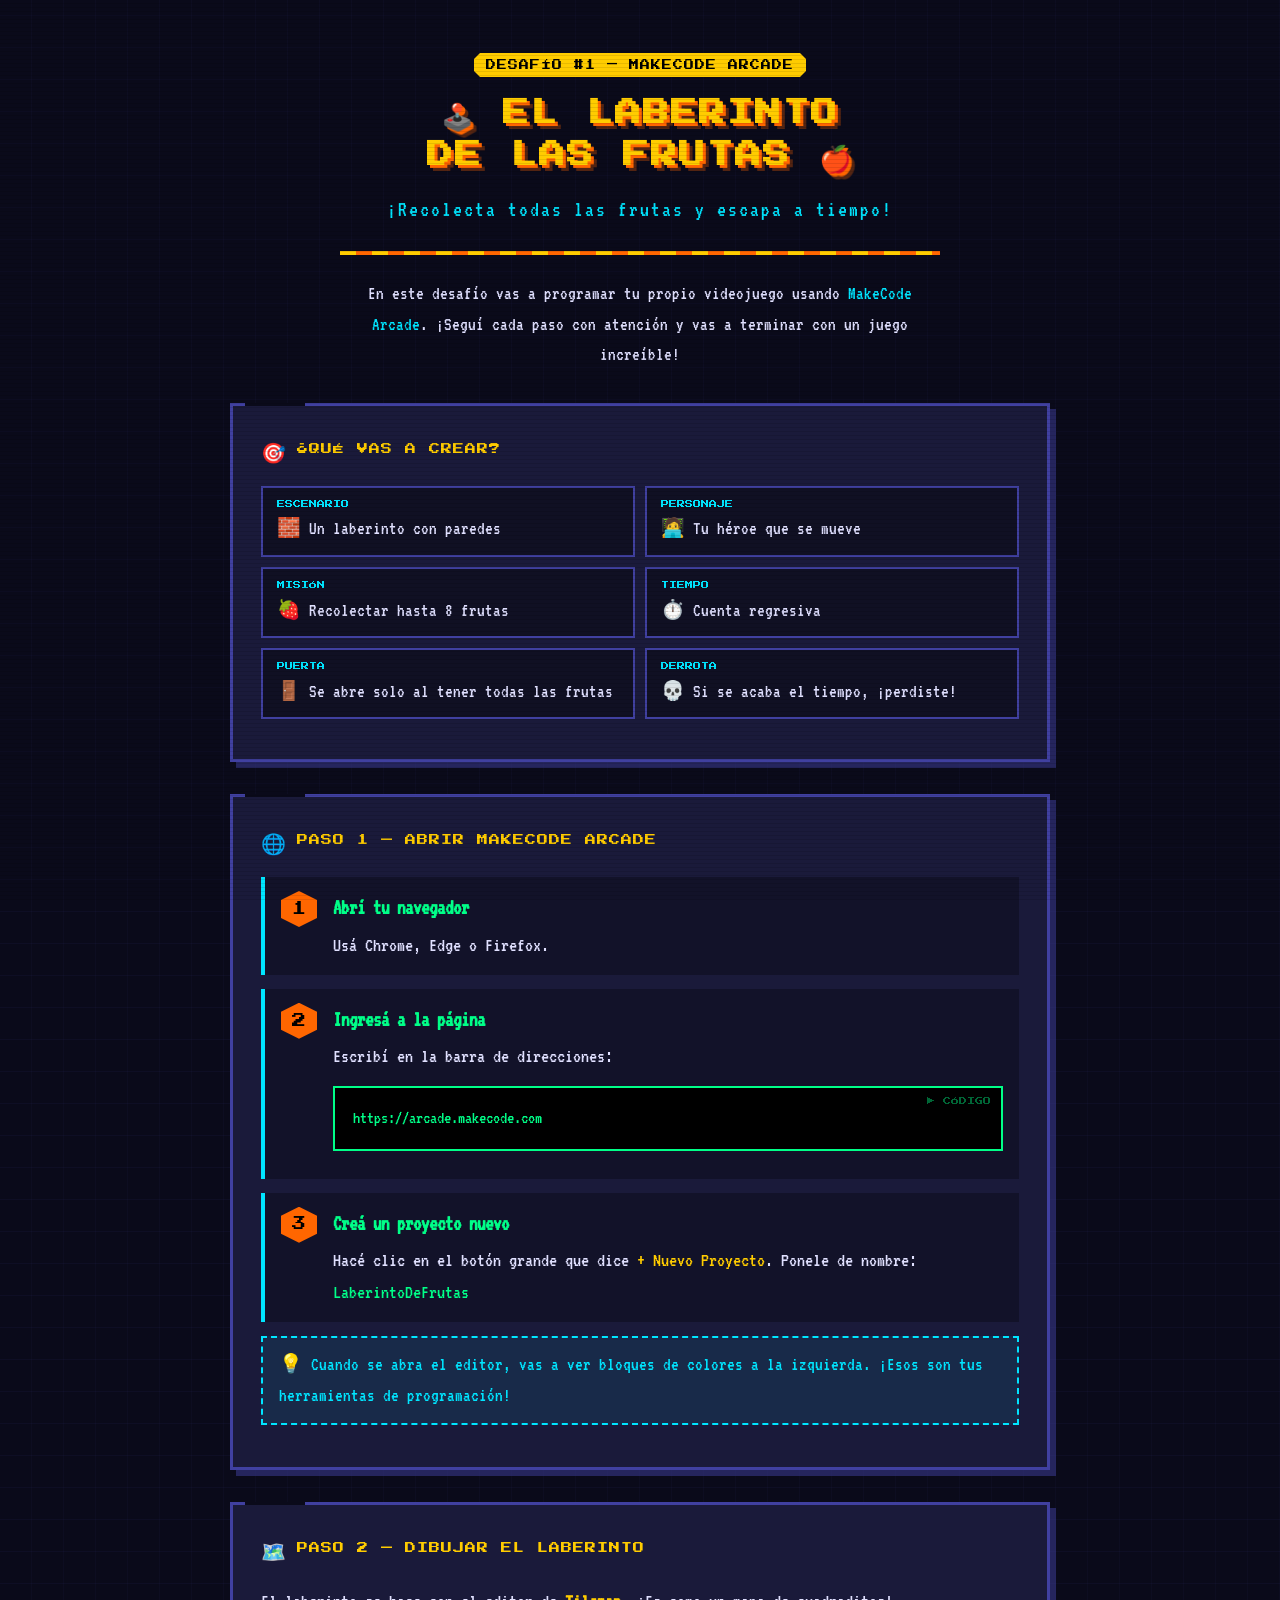
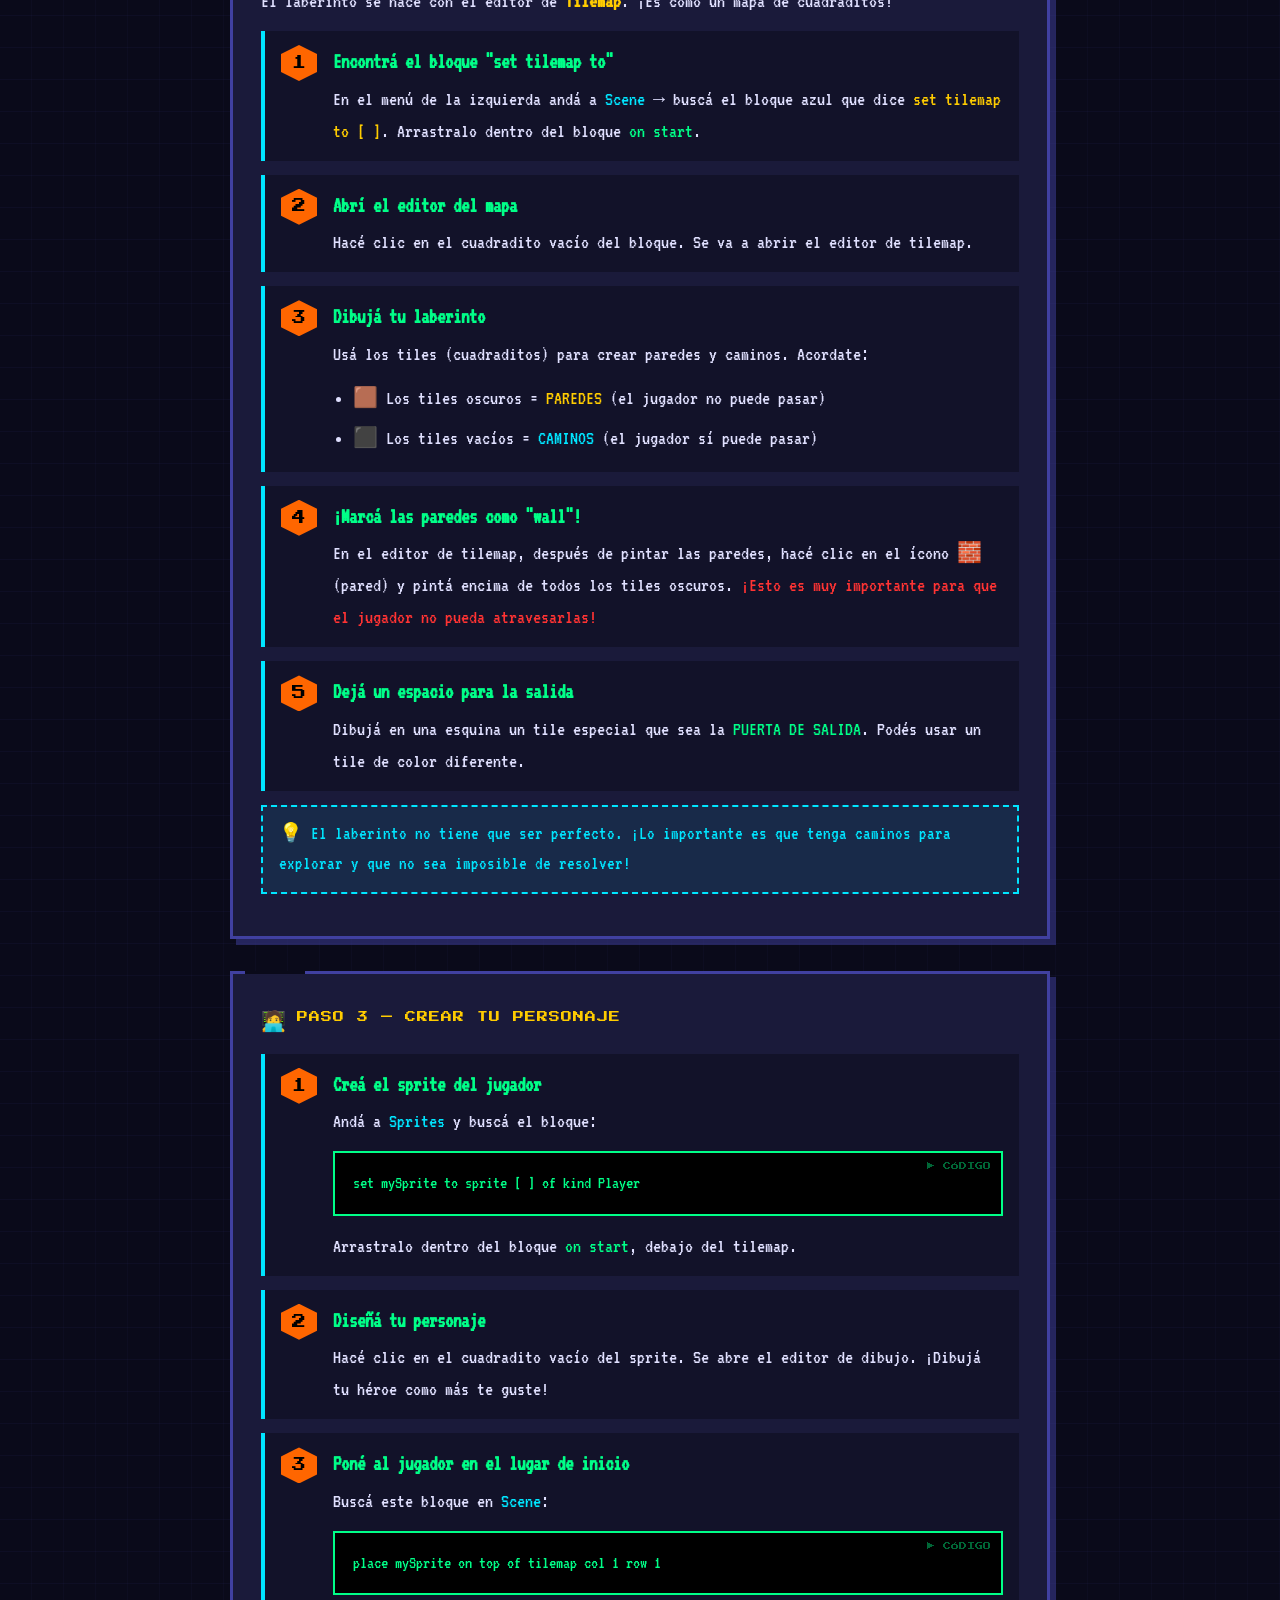
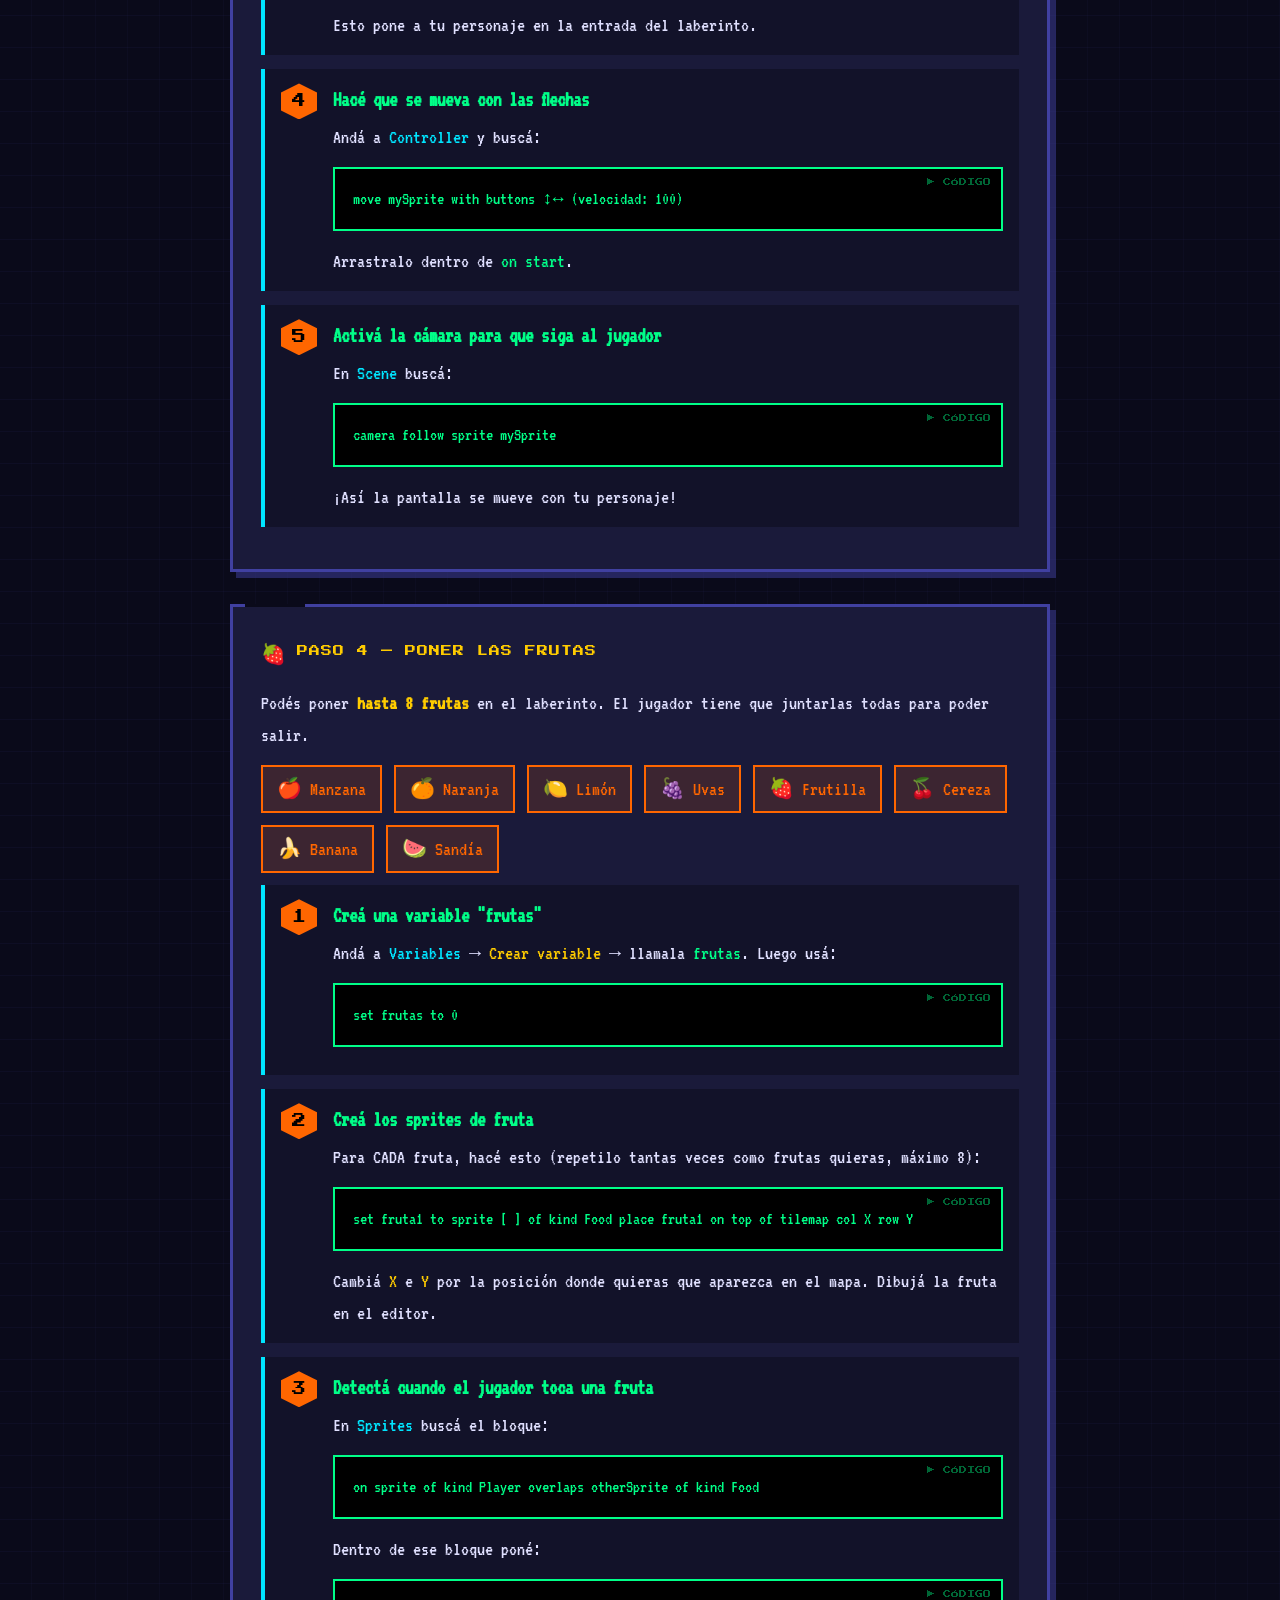
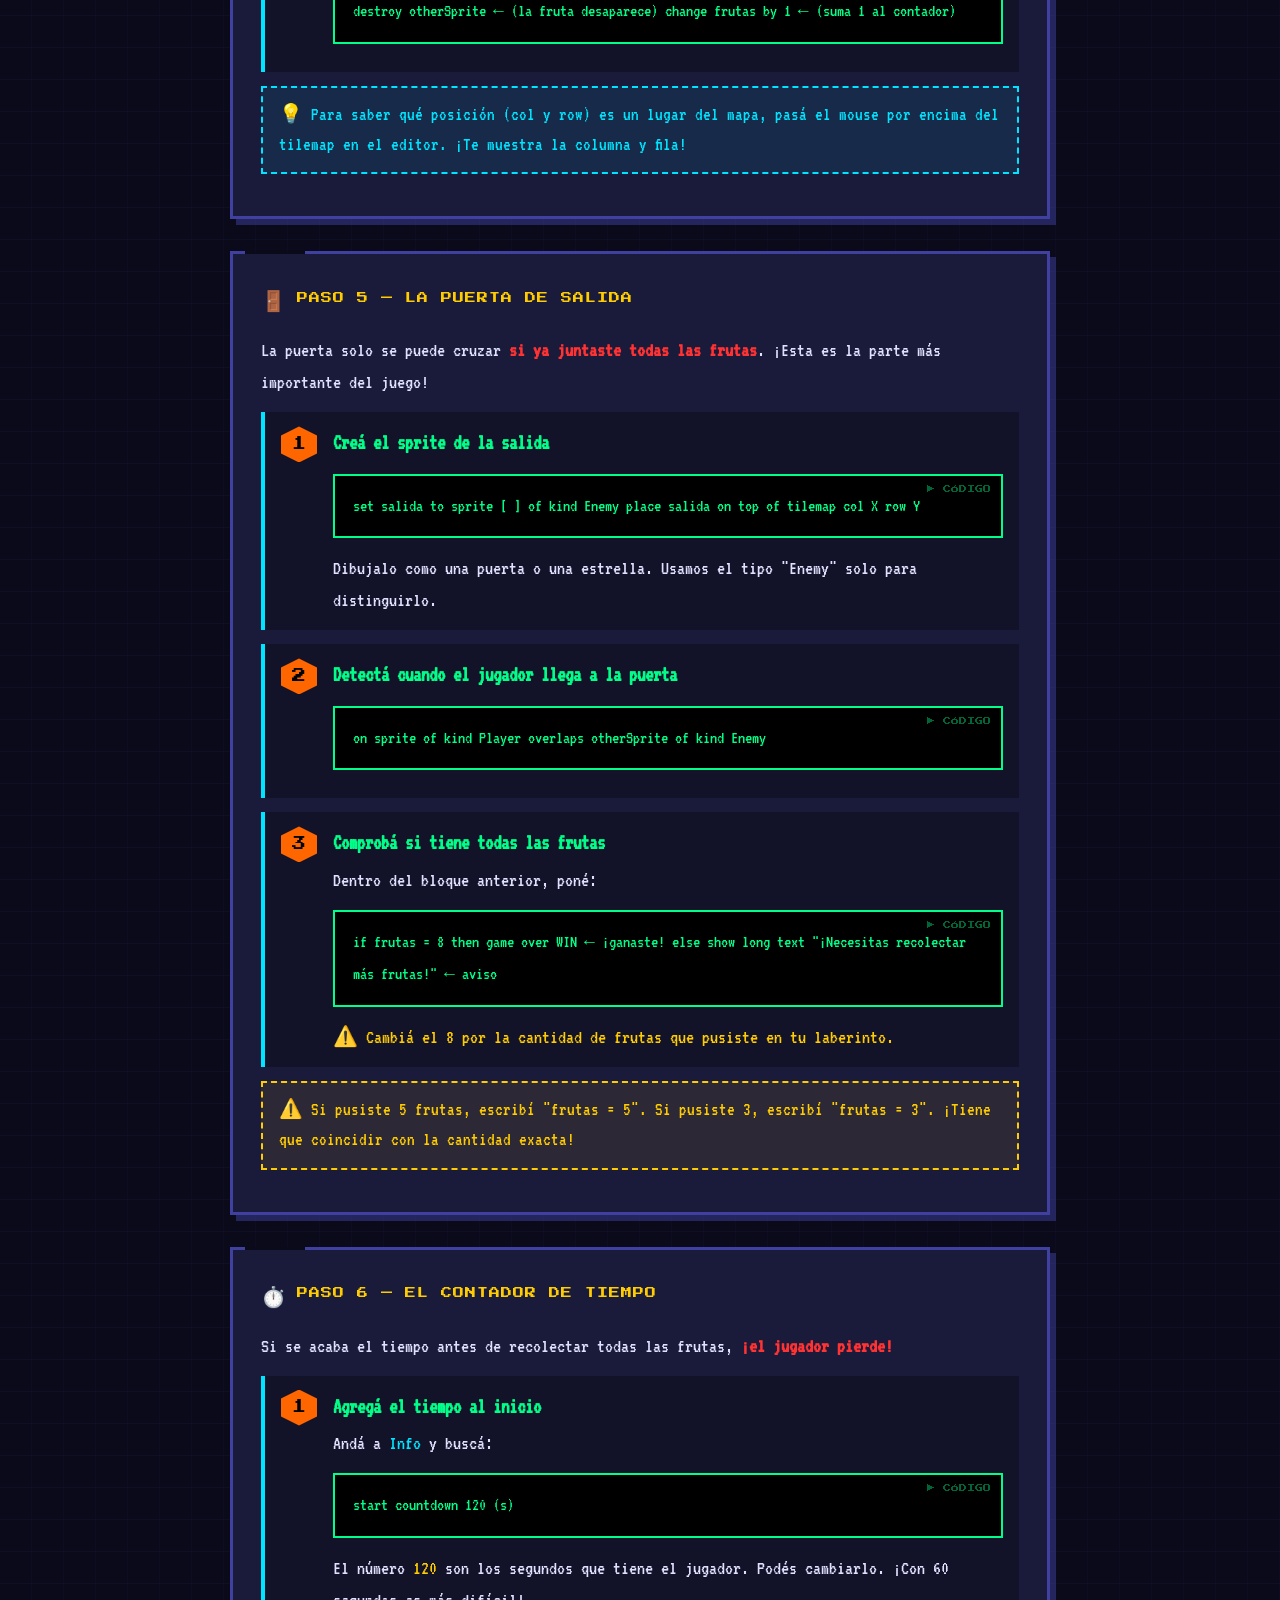
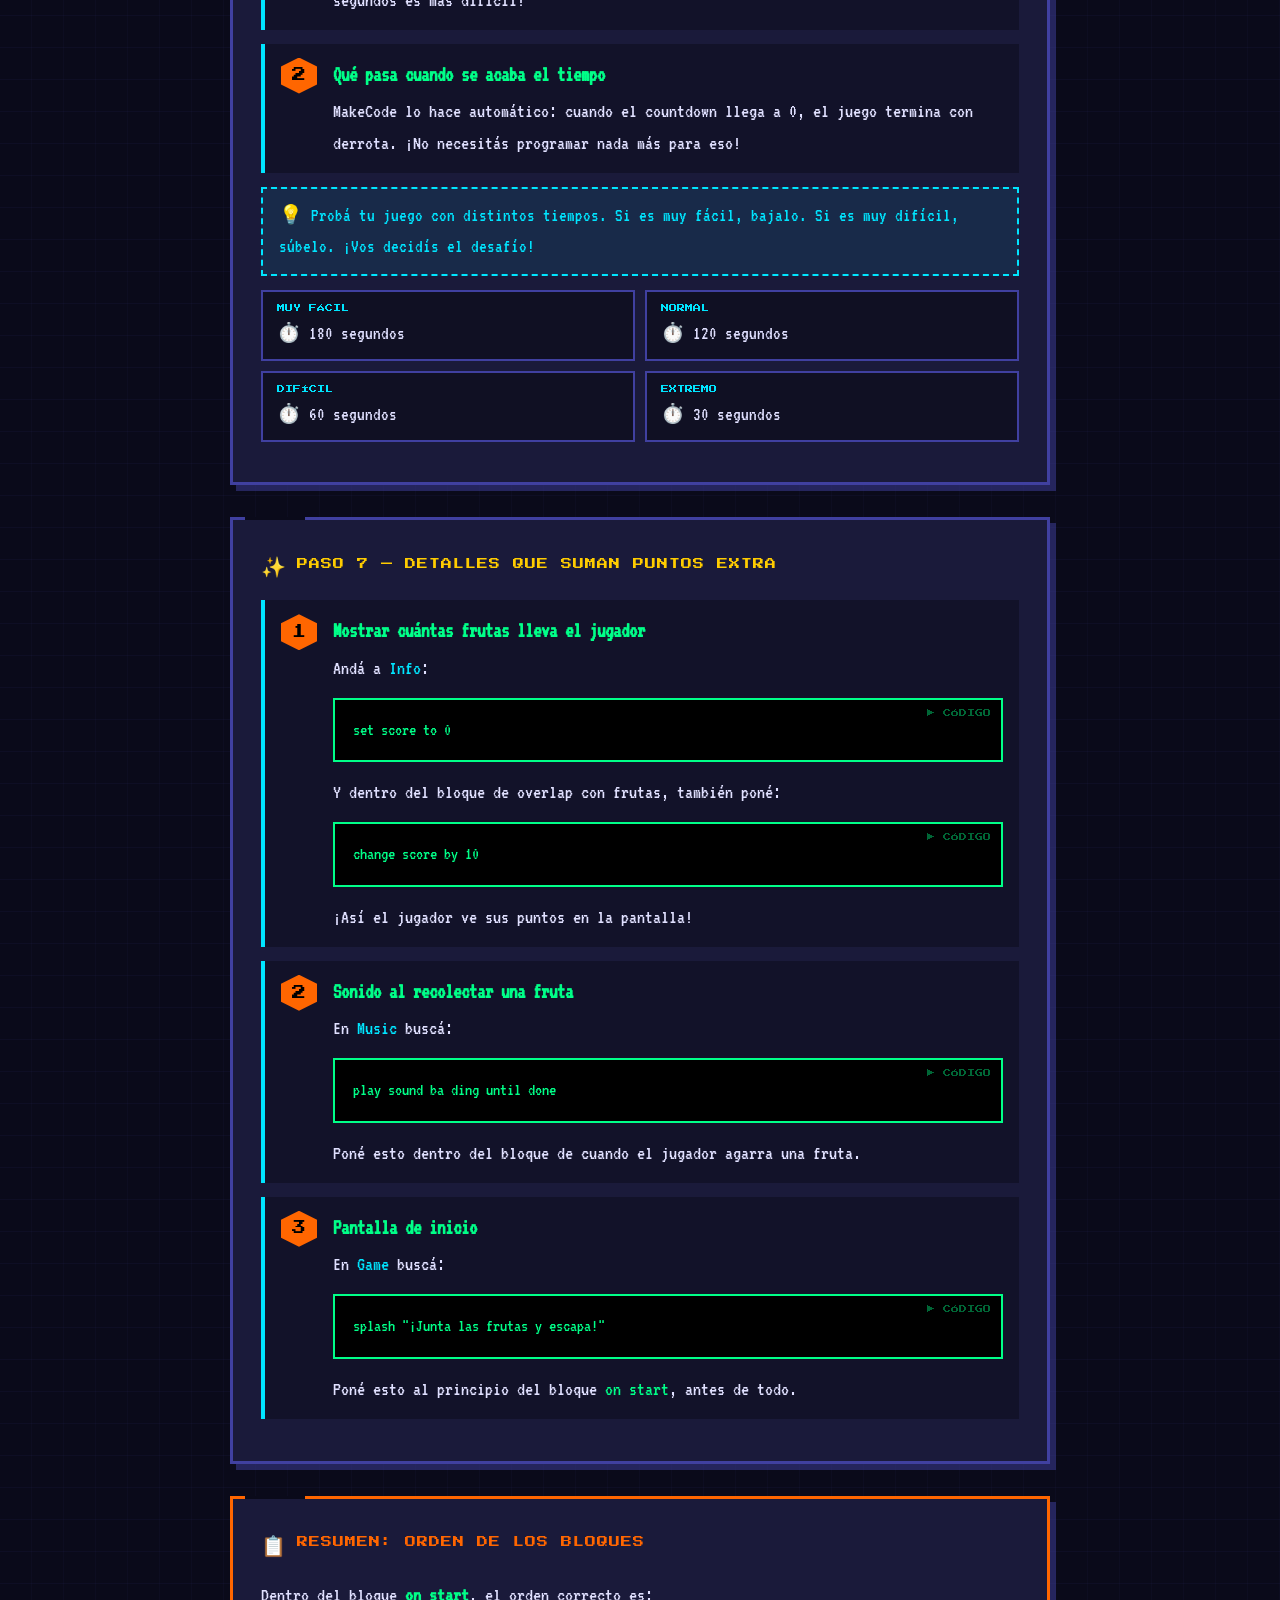
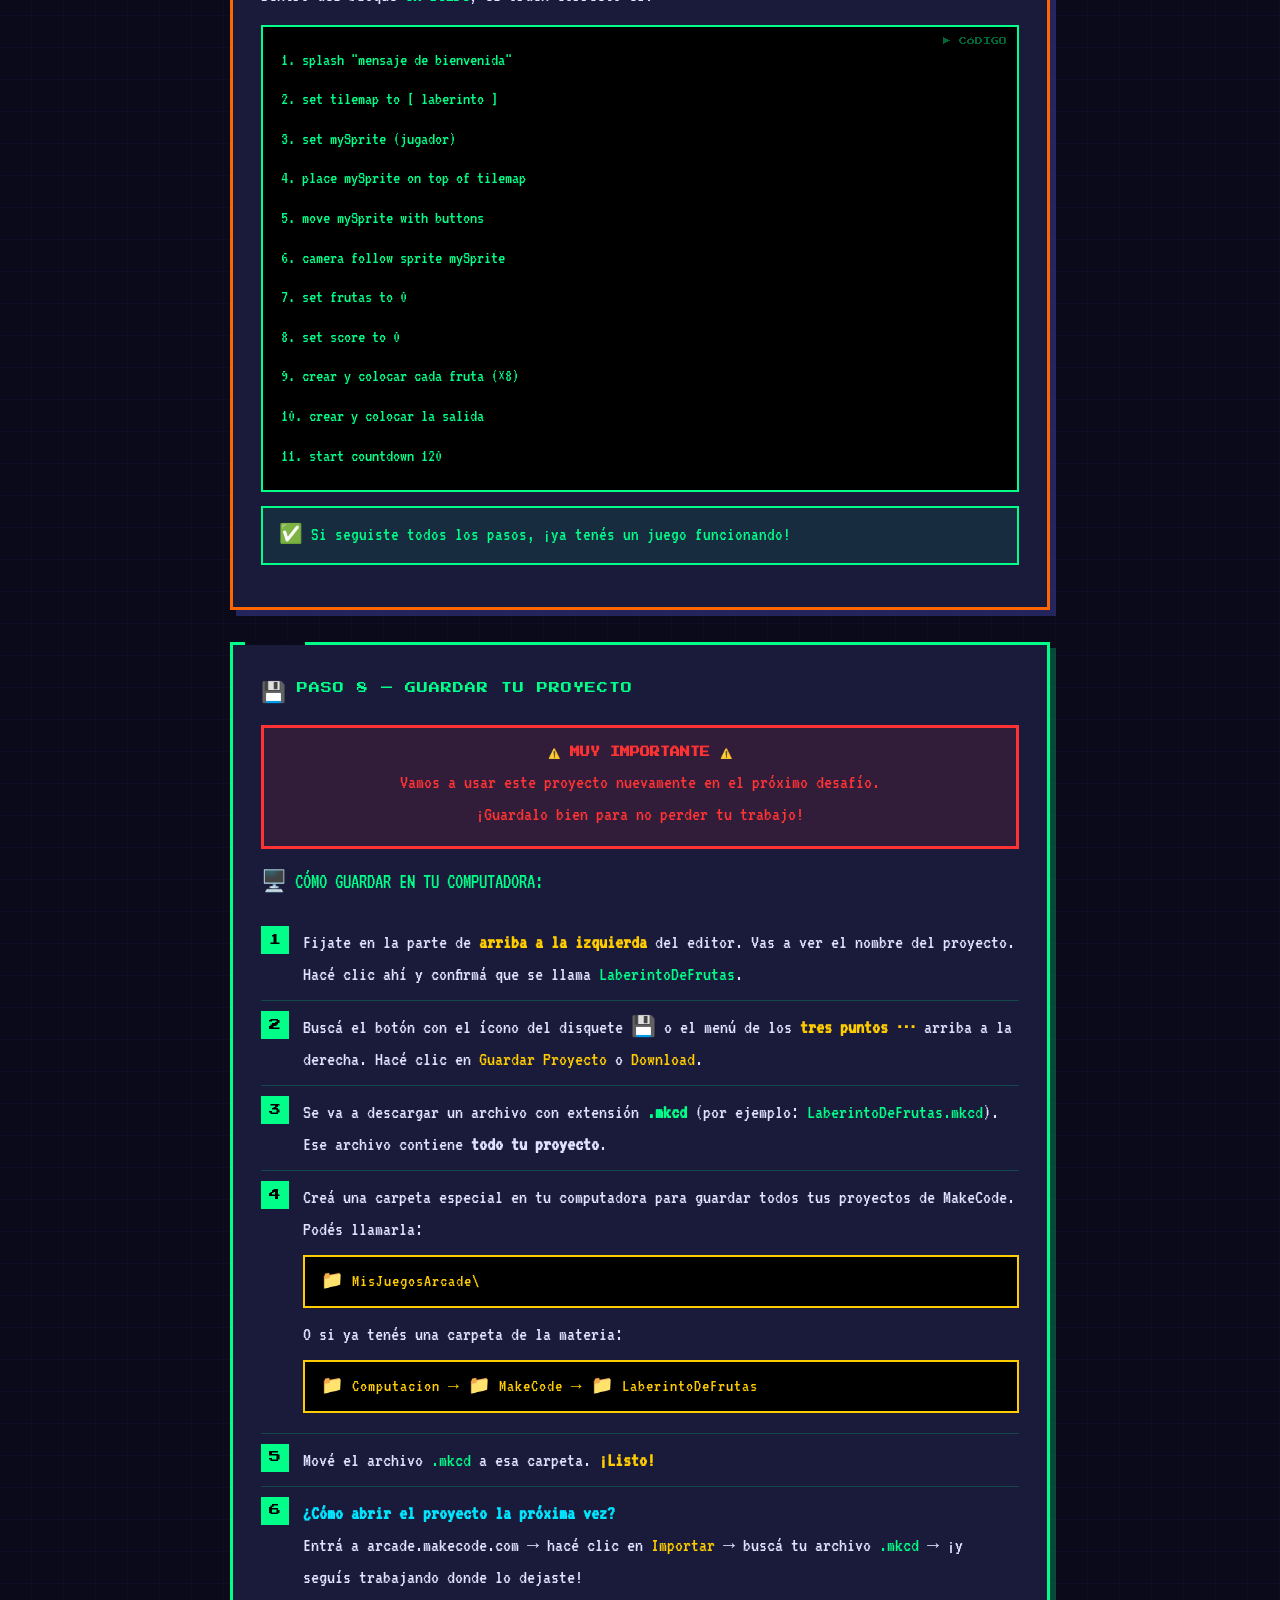
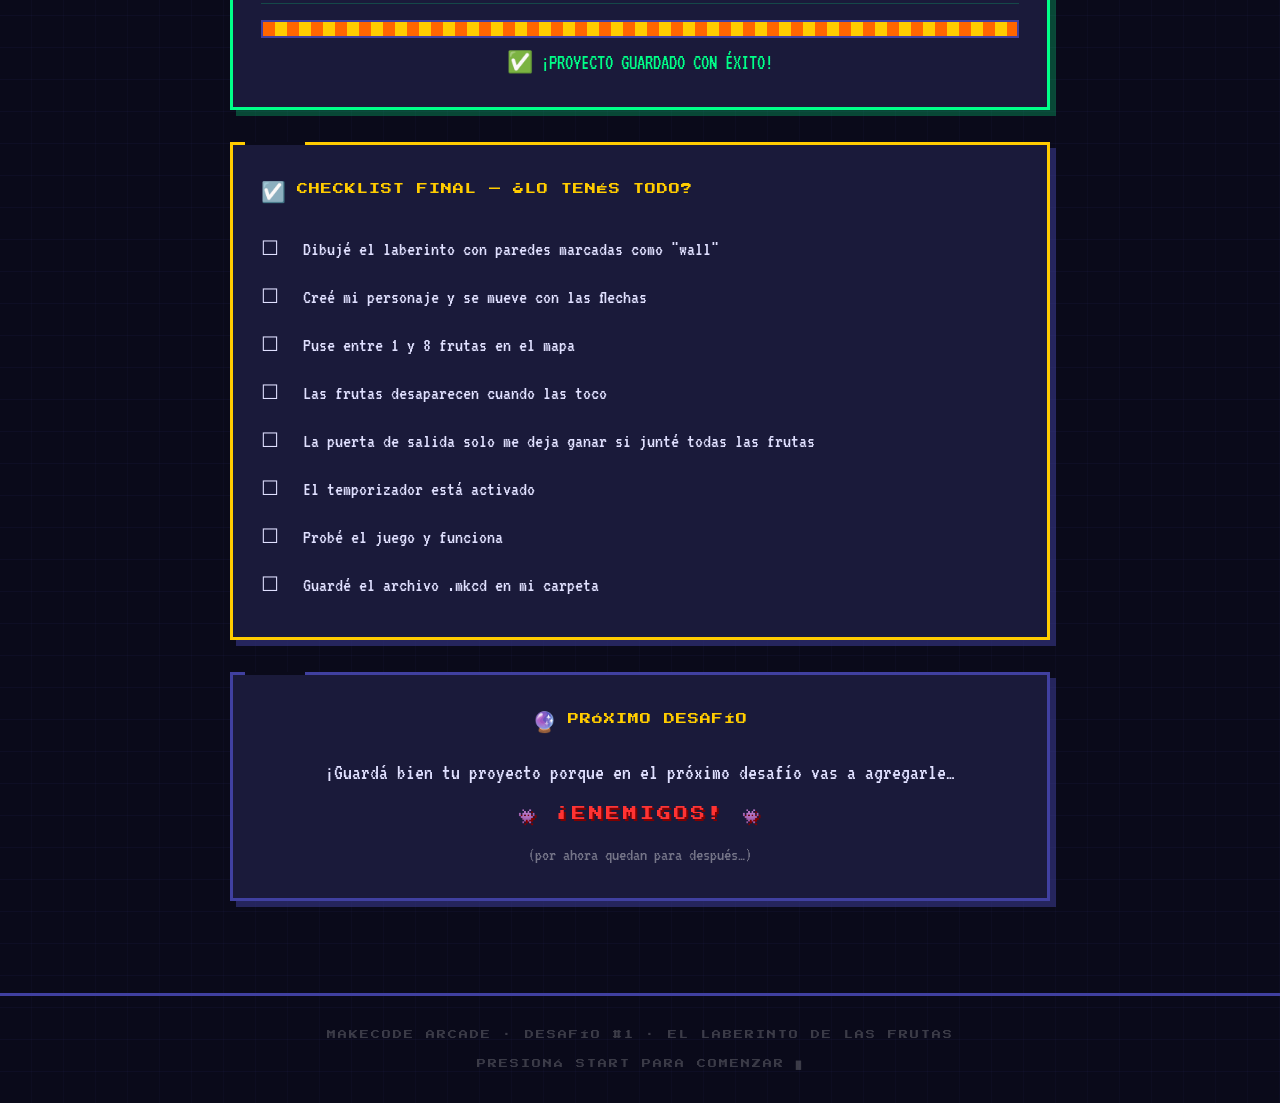
<file: html/arcade makecode/primaria/makecode_laberinto.html>
<!DOCTYPE html>
<html lang="es">
<head>
<meta charset="UTF-8">
<meta name="viewport" content="width=device-width, initial-scale=1.0">
<title>🕹️ MakeCode Arcade – El Laberinto de las Frutas</title>
<style>
  @import url('https://fonts.googleapis.com/css2?family=Press+Start+2P&family=VT323:wght@400&display=swap');

  :root {
    --bg:        #0a0a1a;
    --bg2:       #111128;
    --panel:     #1a1a3a;
    --border:    #4040a0;
    --accent:    #ffcc00;
    --accent2:   #ff6600;
    --green:     #00ff88;
    --cyan:      #00e5ff;
    --red:       #ff3333;
    --text:      #e0e0ff;
    --pixel:     2px;
  }

  * { box-sizing: border-box; margin: 0; padding: 0; }

  body {
    background-color: var(--bg);
    background-image:
      repeating-linear-gradient(0deg,   transparent, transparent 31px, rgba(64,64,160,.15) 32px),
      repeating-linear-gradient(90deg,  transparent, transparent 31px, rgba(64,64,160,.10) 32px);
    color: var(--text);
    font-family: 'VT323', monospace;
    font-size: 20px;
    line-height: 1.6;
  }

  /* ── SCANLINE overlay ── */
  body::before {
    content: '';
    position: fixed; inset: 0;
    background: repeating-linear-gradient(to bottom,
      transparent, transparent 3px,
      rgba(0,0,0,.18) 4px);
    pointer-events: none;
    z-index: 999;
  }

  /* ── HEADER ── */
  header {
    text-align: center;
    padding: 48px 24px 32px;
    position: relative;
  }
  .header-badge {
    display: inline-block;
    background: var(--accent);
    color: #000;
    font-family: 'Press Start 2P', monospace;
    font-size: 10px;
    padding: 4px 12px;
    margin-bottom: 16px;
    letter-spacing: 1px;
    clip-path: polygon(6px 0%,calc(100% - 6px) 0%,100% 6px,100% calc(100% - 6px),calc(100% - 6px) 100%,6px 100%,0% calc(100% - 6px),0% 6px);
  }
  h1 {
    font-family: 'Press Start 2P', monospace;
    font-size: clamp(14px, 3vw, 26px);
    color: var(--accent);
    text-shadow: 3px 3px 0 var(--accent2), 6px 6px 0 rgba(255,100,0,.3);
    line-height: 1.6;
    letter-spacing: 2px;
  }
  .subtitle {
    margin-top: 16px;
    font-size: 22px;
    color: var(--cyan);
    letter-spacing: 2px;
  }

  /* pixel divider */
  .px-divider {
    height: 4px;
    margin: 24px auto;
    max-width: 600px;
    background: repeating-linear-gradient(90deg,
      var(--accent) 0, var(--accent) 16px,
      var(--accent2) 16px, var(--accent2) 32px);
    image-rendering: pixelated;
  }

  /* ── MAIN WRAPPER ── */
  main { max-width: 860px; margin: 0 auto; padding: 0 20px 60px; }

  /* ── SECTION CARD ── */
  .card {
    background: var(--panel);
    border: 3px solid var(--border);
    padding: 28px;
    margin-bottom: 32px;
    position: relative;
    box-shadow: 6px 6px 0 rgba(64,64,160,.5);
  }
  .card::before {
    content: '';
    position: absolute;
    top: -3px; left: 12px;
    width: 60px; height: 3px;
    background: var(--bg);
  }

  .card-title {
    font-family: 'Press Start 2P', monospace;
    font-size: 11px;
    color: var(--accent);
    margin-bottom: 20px;
    display: flex;
    align-items: center;
    gap: 10px;
    letter-spacing: 1px;
  }
  .card-title .icon { font-size: 20px; }

  /* number badge */
  .step-num {
    display: inline-flex;
    align-items: center; justify-content: center;
    width: 36px; height: 36px;
    background: var(--accent2);
    color: #000;
    font-family: 'Press Start 2P', monospace;
    font-size: 14px;
    flex-shrink: 0;
    clip-path: polygon(50% 0%,100% 25%,100% 75%,50% 100%,0% 75%,0% 25%);
  }

  /* ── STEP BLOCK ── */
  .step {
    display: flex;
    gap: 16px;
    align-items: flex-start;
    background: rgba(0,0,0,.3);
    border-left: 4px solid var(--cyan);
    padding: 14px 16px;
    margin-bottom: 14px;
  }
  .step-body { flex: 1; }
  .step-body strong {
    color: var(--green);
    font-size: 21px;
    display: block;
    margin-bottom: 4px;
  }

  /* ── CODE BLOCK ── */
  .code-block {
    background: #000;
    border: 2px solid var(--green);
    padding: 14px 18px;
    margin: 14px 0;
    font-size: 18px;
    color: var(--green);
    line-height: 1.8;
    overflow-x: auto;
    position: relative;
  }
  .code-block::before {
    content: '▶ CÓDIGO';
    position: absolute; top: 6px; right: 10px;
    font-family: 'Press Start 2P', monospace;
    font-size: 8px;
    color: rgba(0,255,136,.4);
  }

  /* ── TIP BOX ── */
  .tip {
    background: rgba(0,229,255,.08);
    border: 2px dashed var(--cyan);
    padding: 12px 16px;
    margin: 14px 0;
    font-size: 19px;
    color: var(--cyan);
  }
  .tip::before { content: '💡 '; }

  /* ── WARNING BOX ── */
  .warning {
    background: rgba(255,204,0,.08);
    border: 2px dashed var(--accent);
    padding: 12px 16px;
    margin: 14px 0;
    font-size: 19px;
    color: var(--accent);
  }
  .warning::before { content: '⚠️ '; }

  /* ── SUCCESS BOX ── */
  .success {
    background: rgba(0,255,136,.08);
    border: 2px solid var(--green);
    padding: 12px 16px;
    margin: 14px 0;
    font-size: 19px;
    color: var(--green);
  }
  .success::before { content: '✅ '; }

  /* ── FRUIT ROW ── */
  .fruit-row {
    display: flex;
    flex-wrap: wrap;
    gap: 12px;
    margin: 12px 0;
  }
  .fruit-chip {
    background: rgba(255,102,0,.15);
    border: 2px solid var(--accent2);
    padding: 6px 14px;
    font-size: 20px;
    color: var(--accent2);
  }

  /* ── SAVE SECTION (special) ── */
  .save-card {
    border-color: var(--green);
    box-shadow: 6px 6px 0 rgba(0,255,136,.25);
  }
  .save-card .card-title { color: var(--green); }

  .save-step {
    display: flex;
    gap: 14px;
    align-items: flex-start;
    padding: 10px 0;
    border-bottom: 1px solid rgba(0,255,136,.2);
  }
  .save-step:last-child { border-bottom: none; }
  .save-num {
    font-family: 'Press Start 2P', monospace;
    font-size: 12px;
    color: #000;
    background: var(--green);
    width: 28px; height: 28px;
    display: flex; align-items: center; justify-content: center;
    flex-shrink: 0;
  }

  /* ── FOLDER VISUAL ── */
  .folder-path {
    background: #000;
    border: 2px solid var(--accent);
    padding: 10px 16px;
    margin: 10px 0;
    font-size: 18px;
    color: var(--accent);
    letter-spacing: 1px;
  }

  /* ── OBJECTIVES TABLE ── */
  .obj-grid {
    display: grid;
    grid-template-columns: 1fr 1fr;
    gap: 10px;
    margin: 12px 0;
  }
  @media (max-width: 520px) { .obj-grid { grid-template-columns: 1fr; } }
  .obj-item {
    background: rgba(0,0,0,.4);
    border: 2px solid var(--border);
    padding: 10px 14px;
    font-size: 19px;
  }
  .obj-item .label {
    font-family: 'Press Start 2P', monospace;
    font-size: 8px;
    color: var(--cyan);
    display: block;
    margin-bottom: 4px;
  }

  /* ── BLINKING cursor ── */
  @keyframes blink { 50% { opacity: 0; } }
  .cursor { animation: blink 1s step-end infinite; }

  /* ── FOOTER ── */
  footer {
    text-align: center;
    padding: 32px;
    font-family: 'Press Start 2P', monospace;
    font-size: 9px;
    color: rgba(255,255,255,.2);
    letter-spacing: 2px;
    border-top: 3px solid var(--border);
  }

  /* ── PROGRESS BAR ── */
  .progress-wrap {
    background: #000;
    border: 2px solid var(--border);
    height: 18px;
    margin: 8px 0;
    overflow: hidden;
  }
  .progress-bar {
    height: 100%;
    background: repeating-linear-gradient(90deg,
      var(--accent2) 0, var(--accent2) 12px,
      var(--accent) 12px, var(--accent) 24px);
    animation: pbar 2.5s linear infinite;
  }
  @keyframes pbar { from { background-position: 0 0; } to { background-position: 48px 0; } }

  /* ── PIXEL ICON ART ── */
  .pixel-art {
    display: inline-block;
    font-size: 32px;
    image-rendering: pixelated;
  }

  /* ── IMPORTANT NOTE ── */
  .important {
    background: rgba(255,51,51,.1);
    border: 3px solid var(--red);
    padding: 16px 20px;
    margin: 16px 0;
    color: var(--red);
    font-size: 20px;
    text-align: center;
  }
  .important strong {
    font-family: 'Press Start 2P', monospace;
    font-size: 10px;
    display: block;
    margin-bottom: 6px;
  }

  /* ── BLINKING STAR headline ── */
  @keyframes starPulse {
    0%, 100% { color: var(--accent); text-shadow: 0 0 8px var(--accent); }
    50%       { color: var(--accent2); text-shadow: 0 0 14px var(--accent2); }
  }
  .glow { animation: starPulse 2s ease-in-out infinite; }
</style>
</head>
<body>

<!-- ═══════════════ HEADER ═══════════════ -->
<header>
  <div class="header-badge">DESAFÍO #1 — MAKECODE ARCADE</div>
  <h1 class="glow">🕹️ EL LABERINTO<br>DE LAS FRUTAS 🍎</h1>
  <p class="subtitle">¡Recolecta todas las frutas y escapa a tiempo!</p>
  <div class="px-divider"></div>
  <p style="color:var(--text); font-size:19px; max-width:600px; margin:0 auto;">
    En este desafío vas a programar tu propio videojuego usando <span style="color:var(--cyan)">MakeCode Arcade</span>.
    ¡Seguí cada paso con atención y vas a terminar con un juego increíble!
  </p>
</header>

<main>

  <!-- ═══════ 0 · OBJETIVOS ═══════ -->
  <div class="card">
    <div class="card-title"><span class="icon">🎯</span> ¿QUÉ VAS A CREAR?</div>
    <div class="obj-grid">
      <div class="obj-item"><span class="label">ESCENARIO</span>🧱 Un laberinto con paredes</div>
      <div class="obj-item"><span class="label">PERSONAJE</span>🧑‍💻 Tu héroe que se mueve</div>
      <div class="obj-item"><span class="label">MISIÓN</span>🍓 Recolectar hasta 8 frutas</div>
      <div class="obj-item"><span class="label">TIEMPO</span>⏱️ Cuenta regresiva</div>
      <div class="obj-item"><span class="label">PUERTA</span>🚪 Se abre solo al tener todas las frutas</div>
      <div class="obj-item"><span class="label">DERROTA</span>💀 Si se acaba el tiempo, ¡perdiste!</div>
    </div>
  </div>

  <!-- ═══════ 1 · ABRIR MAKECODE ═══════ -->
  <div class="card">
    <div class="card-title"><span class="icon">🌐</span> PASO 1 — ABRIR MAKECODE ARCADE</div>

    <div class="step">
      <div class="step-num">1</div>
      <div class="step-body">
        <strong>Abrí tu navegador</strong>
        Usá Chrome, Edge o Firefox.
      </div>
    </div>

    <div class="step">
      <div class="step-num">2</div>
      <div class="step-body">
        <strong>Ingresá a la página</strong>
        Escribí en la barra de direcciones:
        <div class="code-block">https://arcade.makecode.com</div>
      </div>
    </div>

    <div class="step">
      <div class="step-num">3</div>
      <div class="step-body">
        <strong>Creá un proyecto nuevo</strong>
        Hacé clic en el botón grande que dice <span style="color:var(--accent)">+ Nuevo Proyecto</span>.
        Ponele de nombre: <span style="color:var(--green)">LaberintoDeFrutas</span>
      </div>
    </div>

    <div class="tip">Cuando se abra el editor, vas a ver bloques de colores a la izquierda. ¡Esos son tus herramientas de programación!</div>
  </div>

  <!-- ═══════ 2 · TILEMAP ═══════ -->
  <div class="card">
    <div class="card-title"><span class="icon">🗺️</span> PASO 2 — DIBUJAR EL LABERINTO</div>

    <p style="margin-bottom:14px">El laberinto se hace con el editor de <strong style="color:var(--accent)">Tilemap</strong>. ¡Es como un mapa de cuadraditos!</p>

    <div class="step">
      <div class="step-num">1</div>
      <div class="step-body">
        <strong>Encontrá el bloque "set tilemap to"</strong>
        En el menú de la izquierda andá a <span style="color:var(--cyan)">Scene</span> → buscá el bloque azul que dice <span style="color:var(--accent)">set tilemap to [ ]</span>.
        Arrastralo dentro del bloque <span style="color:var(--green)">on start</span>.
      </div>
    </div>

    <div class="step">
      <div class="step-num">2</div>
      <div class="step-body">
        <strong>Abrí el editor del mapa</strong>
        Hacé clic en el cuadradito vacío del bloque. Se va a abrir el editor de tilemap.
      </div>
    </div>

    <div class="step">
      <div class="step-num">3</div>
      <div class="step-body">
        <strong>Dibujá tu laberinto</strong>
        Usá los tiles (cuadraditos) para crear paredes y caminos. Acordate:
        <ul style="margin: 8px 0 0 20px; line-height:2">
          <li>🟫 Los tiles oscuros = <span style="color:var(--accent)">PAREDES</span> (el jugador no puede pasar)</li>
          <li>⬛ Los tiles vacíos = <span style="color:var(--cyan)">CAMINOS</span> (el jugador sí puede pasar)</li>
        </ul>
      </div>
    </div>

    <div class="step">
      <div class="step-num">4</div>
      <div class="step-body">
        <strong>¡Marcá las paredes como "wall"!</strong>
        En el editor de tilemap, después de pintar las paredes, hacé clic en el ícono 🧱 (pared) y pintá encima de todos los tiles oscuros.
        <span style="color:var(--red)">¡Esto es muy importante para que el jugador no pueda atravesarlas!</span>
      </div>
    </div>

    <div class="step">
      <div class="step-num">5</div>
      <div class="step-body">
        <strong>Dejá un espacio para la salida</strong>
        Dibujá en una esquina un tile especial que sea la <span style="color:var(--green)">PUERTA DE SALIDA</span>. Podés usar un tile de color diferente.
      </div>
    </div>

    <div class="tip">El laberinto no tiene que ser perfecto. ¡Lo importante es que tenga caminos para explorar y que no sea imposible de resolver!</div>
  </div>

  <!-- ═══════ 3 · PERSONAJE ═══════ -->
  <div class="card">
    <div class="card-title"><span class="icon">🧑‍💻</span> PASO 3 — CREAR TU PERSONAJE</div>

    <div class="step">
      <div class="step-num">1</div>
      <div class="step-body">
        <strong>Creá el sprite del jugador</strong>
        Andá a <span style="color:var(--cyan)">Sprites</span> y buscá el bloque:
        <div class="code-block">set mySprite to sprite [ ] of kind Player</div>
        Arrastralo dentro del bloque <span style="color:var(--green)">on start</span>, debajo del tilemap.
      </div>
    </div>

    <div class="step">
      <div class="step-num">2</div>
      <div class="step-body">
        <strong>Diseñá tu personaje</strong>
        Hacé clic en el cuadradito vacío del sprite. Se abre el editor de dibujo. ¡Dibujá tu héroe como más te guste!
      </div>
    </div>

    <div class="step">
      <div class="step-num">3</div>
      <div class="step-body">
        <strong>Poné al jugador en el lugar de inicio</strong>
        Buscá este bloque en <span style="color:var(--cyan)">Scene</span>:
        <div class="code-block">place mySprite on top of tilemap col 1 row 1</div>
        Esto pone a tu personaje en la entrada del laberinto.
      </div>
    </div>

    <div class="step">
      <div class="step-num">4</div>
      <div class="step-body">
        <strong>Hacé que se mueva con las flechas</strong>
        Andá a <span style="color:var(--cyan)">Controller</span> y buscá:
        <div class="code-block">move mySprite with buttons ↕️↔️ (velocidad: 100)</div>
        Arrastralo dentro de <span style="color:var(--green)">on start</span>.
      </div>
    </div>

    <div class="step">
      <div class="step-num">5</div>
      <div class="step-body">
        <strong>Activá la cámara para que siga al jugador</strong>
        En <span style="color:var(--cyan)">Scene</span> buscá:
        <div class="code-block">camera follow sprite mySprite</div>
        ¡Así la pantalla se mueve con tu personaje!
      </div>
    </div>
  </div>

  <!-- ═══════ 4 · FRUTAS ═══════ -->
  <div class="card">
    <div class="card-title"><span class="icon">🍓</span> PASO 4 — PONER LAS FRUTAS</div>

    <p style="margin-bottom:14px">Podés poner <strong style="color:var(--accent)">hasta 8 frutas</strong> en el laberinto. El jugador tiene que juntarlas todas para poder salir.</p>

    <div class="fruit-row">
      <span class="fruit-chip">🍎 Manzana</span>
      <span class="fruit-chip">🍊 Naranja</span>
      <span class="fruit-chip">🍋 Limón</span>
      <span class="fruit-chip">🍇 Uvas</span>
      <span class="fruit-chip">🍓 Frutilla</span>
      <span class="fruit-chip">🍒 Cereza</span>
      <span class="fruit-chip">🍌 Banana</span>
      <span class="fruit-chip">🍉 Sandía</span>
    </div>

    <div class="step">
      <div class="step-num">1</div>
      <div class="step-body">
        <strong>Creá una variable "frutas"</strong>
        Andá a <span style="color:var(--cyan)">Variables</span> → <span style="color:var(--accent)">Crear variable</span> → llamala <span style="color:var(--green)">frutas</span>.
        Luego usá:
        <div class="code-block">set frutas to 0</div>
      </div>
    </div>

    <div class="step">
      <div class="step-num">2</div>
      <div class="step-body">
        <strong>Creá los sprites de fruta</strong>
        Para CADA fruta, hacé esto (repetilo tantas veces como frutas quieras, máximo 8):
        <div class="code-block">set fruta1 to sprite [ ] of kind Food
place fruta1 on top of tilemap col X row Y</div>
        Cambiá <span style="color:var(--accent)">X</span> e <span style="color:var(--accent)">Y</span> por la posición donde quieras que aparezca en el mapa. Dibujá la fruta en el editor.
      </div>
    </div>

    <div class="step">
      <div class="step-num">3</div>
      <div class="step-body">
        <strong>Detectá cuando el jugador toca una fruta</strong>
        En <span style="color:var(--cyan)">Sprites</span> buscá el bloque:
        <div class="code-block">on sprite of kind Player overlaps otherSprite of kind Food</div>
        Dentro de ese bloque poné:
        <div class="code-block">destroy otherSprite ← (la fruta desaparece)
change frutas by 1  ← (suma 1 al contador)</div>
      </div>
    </div>

    <div class="tip">Para saber qué posición (col y row) es un lugar del mapa, pasá el mouse por encima del tilemap en el editor. ¡Te muestra la columna y fila!</div>
  </div>

  <!-- ═══════ 5 · PUERTA DE SALIDA ═══════ -->
  <div class="card">
    <div class="card-title"><span class="icon">🚪</span> PASO 5 — LA PUERTA DE SALIDA</div>

    <p style="margin-bottom:14px">La puerta solo se puede cruzar <strong style="color:var(--red)">si ya juntaste todas las frutas</strong>. ¡Esta es la parte más importante del juego!</p>

    <div class="step">
      <div class="step-num">1</div>
      <div class="step-body">
        <strong>Creá el sprite de la salida</strong>
        <div class="code-block">set salida to sprite [ ] of kind Enemy
place salida on top of tilemap col X row Y</div>
        Dibujalo como una puerta o una estrella. Usamos el tipo "Enemy" solo para distinguirlo.
      </div>
    </div>

    <div class="step">
      <div class="step-num">2</div>
      <div class="step-body">
        <strong>Detectá cuando el jugador llega a la puerta</strong>
        <div class="code-block">on sprite of kind Player overlaps otherSprite of kind Enemy</div>
      </div>
    </div>

    <div class="step">
      <div class="step-num">3</div>
      <div class="step-body">
        <strong>Comprobá si tiene todas las frutas</strong>
        Dentro del bloque anterior, poné:
        <div class="code-block">if frutas = 8 then
    game over WIN ← ¡ganaste!
else
    show long text "¡Necesitas recolectar más frutas!" ← aviso</div>
        <span style="color:var(--accent)">⚠️ Cambiá el 8 por la cantidad de frutas que pusiste en tu laberinto.</span>
      </div>
    </div>

    <div class="warning">Si pusiste 5 frutas, escribí "frutas = 5". Si pusiste 3, escribí "frutas = 3". ¡Tiene que coincidir con la cantidad exacta!</div>
  </div>

  <!-- ═══════ 6 · TIEMPO ═══════ -->
  <div class="card">
    <div class="card-title"><span class="icon">⏱️</span> PASO 6 — EL CONTADOR DE TIEMPO</div>

    <p style="margin-bottom:14px">Si se acaba el tiempo antes de recolectar todas las frutas, <strong style="color:var(--red)">¡el jugador pierde!</strong></p>

    <div class="step">
      <div class="step-num">1</div>
      <div class="step-body">
        <strong>Agregá el tiempo al inicio</strong>
        Andá a <span style="color:var(--cyan)">Info</span> y buscá:
        <div class="code-block">start countdown 120 (s)</div>
        El número <span style="color:var(--accent)">120</span> son los segundos que tiene el jugador. Podés cambiarlo. ¡Con 60 segundos es más difícil!
      </div>
    </div>

    <div class="step">
      <div class="step-num">2</div>
      <div class="step-body">
        <strong>Qué pasa cuando se acaba el tiempo</strong>
        MakeCode lo hace automático: cuando el countdown llega a 0, el juego termina con derrota. ¡No necesitás programar nada más para eso!
      </div>
    </div>

    <div class="tip">Probá tu juego con distintos tiempos. Si es muy fácil, bajalo. Si es muy difícil, súbelo. ¡Vos decidís el desafío!</div>

    <div class="obj-grid" style="margin-top:12px">
      <div class="obj-item"><span class="label">MUY FÁCIL</span>⏱️ 180 segundos</div>
      <div class="obj-item"><span class="label">NORMAL</span>⏱️ 120 segundos</div>
      <div class="obj-item"><span class="label">DIFÍCIL</span>⏱️ 60 segundos</div>
      <div class="obj-item"><span class="label">EXTREMO</span>⏱️ 30 segundos</div>
    </div>
  </div>

  <!-- ═══════ 7 · EXTRAS ═══════ -->
  <div class="card">
    <div class="card-title"><span class="icon">✨</span> PASO 7 — DETALLES QUE SUMAN PUNTOS EXTRA</div>

    <div class="step">
      <div class="step-num">1</div>
      <div class="step-body">
        <strong>Mostrar cuántas frutas lleva el jugador</strong>
        Andá a <span style="color:var(--cyan)">Info</span>:
        <div class="code-block">set score to 0</div>
        Y dentro del bloque de overlap con frutas, también poné:
        <div class="code-block">change score by 10</div>
        ¡Así el jugador ve sus puntos en la pantalla!
      </div>
    </div>

    <div class="step">
      <div class="step-num">2</div>
      <div class="step-body">
        <strong>Sonido al recolectar una fruta</strong>
        En <span style="color:var(--cyan)">Music</span> buscá:
        <div class="code-block">play sound ba ding until done</div>
        Poné esto dentro del bloque de cuando el jugador agarra una fruta.
      </div>
    </div>

    <div class="step">
      <div class="step-num">3</div>
      <div class="step-body">
        <strong>Pantalla de inicio</strong>
        En <span style="color:var(--cyan)">Game</span> buscá:
        <div class="code-block">splash "¡Junta las frutas y escapa!"</div>
        Poné esto al principio del bloque <span style="color:var(--green)">on start</span>, antes de todo.
      </div>
    </div>
  </div>

  <!-- ═══════ RESUMEN DEL CÓDIGO ═══════ -->
  <div class="card" style="border-color:var(--accent2)">
    <div class="card-title" style="color:var(--accent2)"><span class="icon">📋</span> RESUMEN: ORDEN DE LOS BLOQUES</div>
    <p style="margin-bottom:12px">Dentro del bloque <strong style="color:var(--green)">on start</strong>, el orden correcto es:</p>
    <div class="code-block" style="line-height:2.2">
      1. splash "mensaje de bienvenida"<br>
      2. set tilemap to [ laberinto ]<br>
      3. set mySprite (jugador)<br>
      4. place mySprite on top of tilemap<br>
      5. move mySprite with buttons<br>
      6. camera follow sprite mySprite<br>
      7. set frutas to 0<br>
      8. set score to 0<br>
      9. crear y colocar cada fruta (×8)<br>
      10. crear y colocar la salida<br>
      11. start countdown 120
    </div>
    <div class="success">Si seguiste todos los pasos, ¡ya tenés un juego funcionando!</div>
  </div>

  <!-- ═══════ 8 · GUARDAR ═══════ -->
  <div class="card save-card">
    <div class="card-title"><span class="icon">💾</span> PASO 8 — GUARDAR TU PROYECTO</div>

    <div class="important">
      <strong>⚠️ MUY IMPORTANTE ⚠️</strong>
      Vamos a usar este proyecto nuevamente en el próximo desafío.<br>
      ¡Guardalo bien para no perder tu trabajo!
    </div>

    <p style="margin-bottom:18px; font-size:21px; color:var(--green)">🖥️ CÓMO GUARDAR EN TU COMPUTADORA:</p>

    <div class="save-step">
      <div class="save-num">1</div>
      <div>
        Fijate en la parte de <strong style="color:var(--accent)">arriba a la izquierda</strong> del editor. 
        Vas a ver el nombre del proyecto. Hacé clic ahí y confirmá que se llama <span style="color:var(--green)">LaberintoDeFrutas</span>.
      </div>
    </div>

    <div class="save-step">
      <div class="save-num">2</div>
      <div>
        Buscá el botón con el ícono del disquete 💾 o el menú de los <strong style="color:var(--accent)">tres puntos ⋯</strong> arriba a la derecha. Hacé clic en <span style="color:var(--accent)">Guardar Proyecto</span> o <span style="color:var(--accent)">Download</span>.
      </div>
    </div>

    <div class="save-step">
      <div class="save-num">3</div>
      <div>
        Se va a descargar un archivo con extensión <strong style="color:var(--green)">.mkcd</strong> (por ejemplo: <span style="color:var(--green)">LaberintoDeFrutas.mkcd</span>).<br>
        Ese archivo contiene <strong>todo tu proyecto</strong>.
      </div>
    </div>

    <div class="save-step">
      <div class="save-num">4</div>
      <div>
        Creá una carpeta especial en tu computadora para guardar todos tus proyectos de MakeCode. Podés llamarla:
        <div class="folder-path">📁 MisJuegosArcade\</div>
        O si ya tenés una carpeta de la materia:
        <div class="folder-path">📁 Computacion → 📁 MakeCode → 📁 LaberintoDeFrutas</div>
      </div>
    </div>

    <div class="save-step">
      <div class="save-num">5</div>
      <div>
        Mové el archivo <span style="color:var(--green)">.mkcd</span> a esa carpeta. <strong style="color:var(--accent)">¡Listo!</strong>
      </div>
    </div>

    <div class="save-step">
      <div class="save-num">6</div>
      <div>
        <strong style="color:var(--cyan)">¿Cómo abrir el proyecto la próxima vez?</strong><br>
        Entrá a <span style="color:var(--text)">arcade.makecode.com</span> → hacé clic en <span style="color:var(--accent)">Importar</span> → buscá tu archivo <span style="color:var(--green)">.mkcd</span> → ¡y seguís trabajando donde lo dejaste!
      </div>
    </div>

    <div class="progress-wrap" style="margin-top:16px">
      <div class="progress-bar" style="width:100%"></div>
    </div>
    <p style="text-align:center; margin-top:8px; color:var(--green); font-size:21px">✅ ¡PROYECTO GUARDADO CON ÉXITO!</p>
  </div>

  <!-- ═══════ CHECKLIST FINAL ═══════ -->
  <div class="card" style="border-color:var(--accent)">
    <div class="card-title"><span class="icon">☑️</span> CHECKLIST FINAL — ¿LO TENÉS TODO?</div>
    <div style="font-size:20px; line-height:2.4">
      <div>☐ &nbsp; Dibujé el laberinto con paredes marcadas como "wall"</div>
      <div>☐ &nbsp; Creé mi personaje y se mueve con las flechas</div>
      <div>☐ &nbsp; Puse entre 1 y 8 frutas en el mapa</div>
      <div>☐ &nbsp; Las frutas desaparecen cuando las toco</div>
      <div>☐ &nbsp; La puerta de salida solo me deja ganar si junté todas las frutas</div>
      <div>☐ &nbsp; El temporizador está activado</div>
      <div>☐ &nbsp; Probé el juego y funciona</div>
      <div>☐ &nbsp; Guardé el archivo .mkcd en mi carpeta</div>
    </div>
  </div>

  <!-- ═══════ PRÓXIMO DESAFÍO ═══════ -->
  <div class="card" style="border-color:var(--border); text-align:center">
    <div class="card-title" style="justify-content:center"><span class="icon">🔮</span> PRÓXIMO DESAFÍO</div>
    <p style="font-size:22px; color:var(--text); margin-bottom:12px">¡Guardá bien tu proyecto porque en el próximo desafío vas a agregarle…</p>
    <p style="font-family:'Press Start 2P', monospace; font-size:14px; color:var(--red); text-shadow: 2px 2px 0 #800000; letter-spacing:3px">
      👾 ¡ENEMIGOS! 👾
    </p>
    <p style="font-size:18px; color:rgba(255,255,255,.4); margin-top:16px">
      (por ahora quedan para después…)
    </p>
  </div>

</main>

<footer>
  MAKECODE ARCADE · DESAFÍO #1 · EL LABERINTO DE LAS FRUTAS<br><br>
  PRESIONÁ START PARA COMENZAR <span class="cursor">█</span>
</footer>

</body>
</html>
</file>
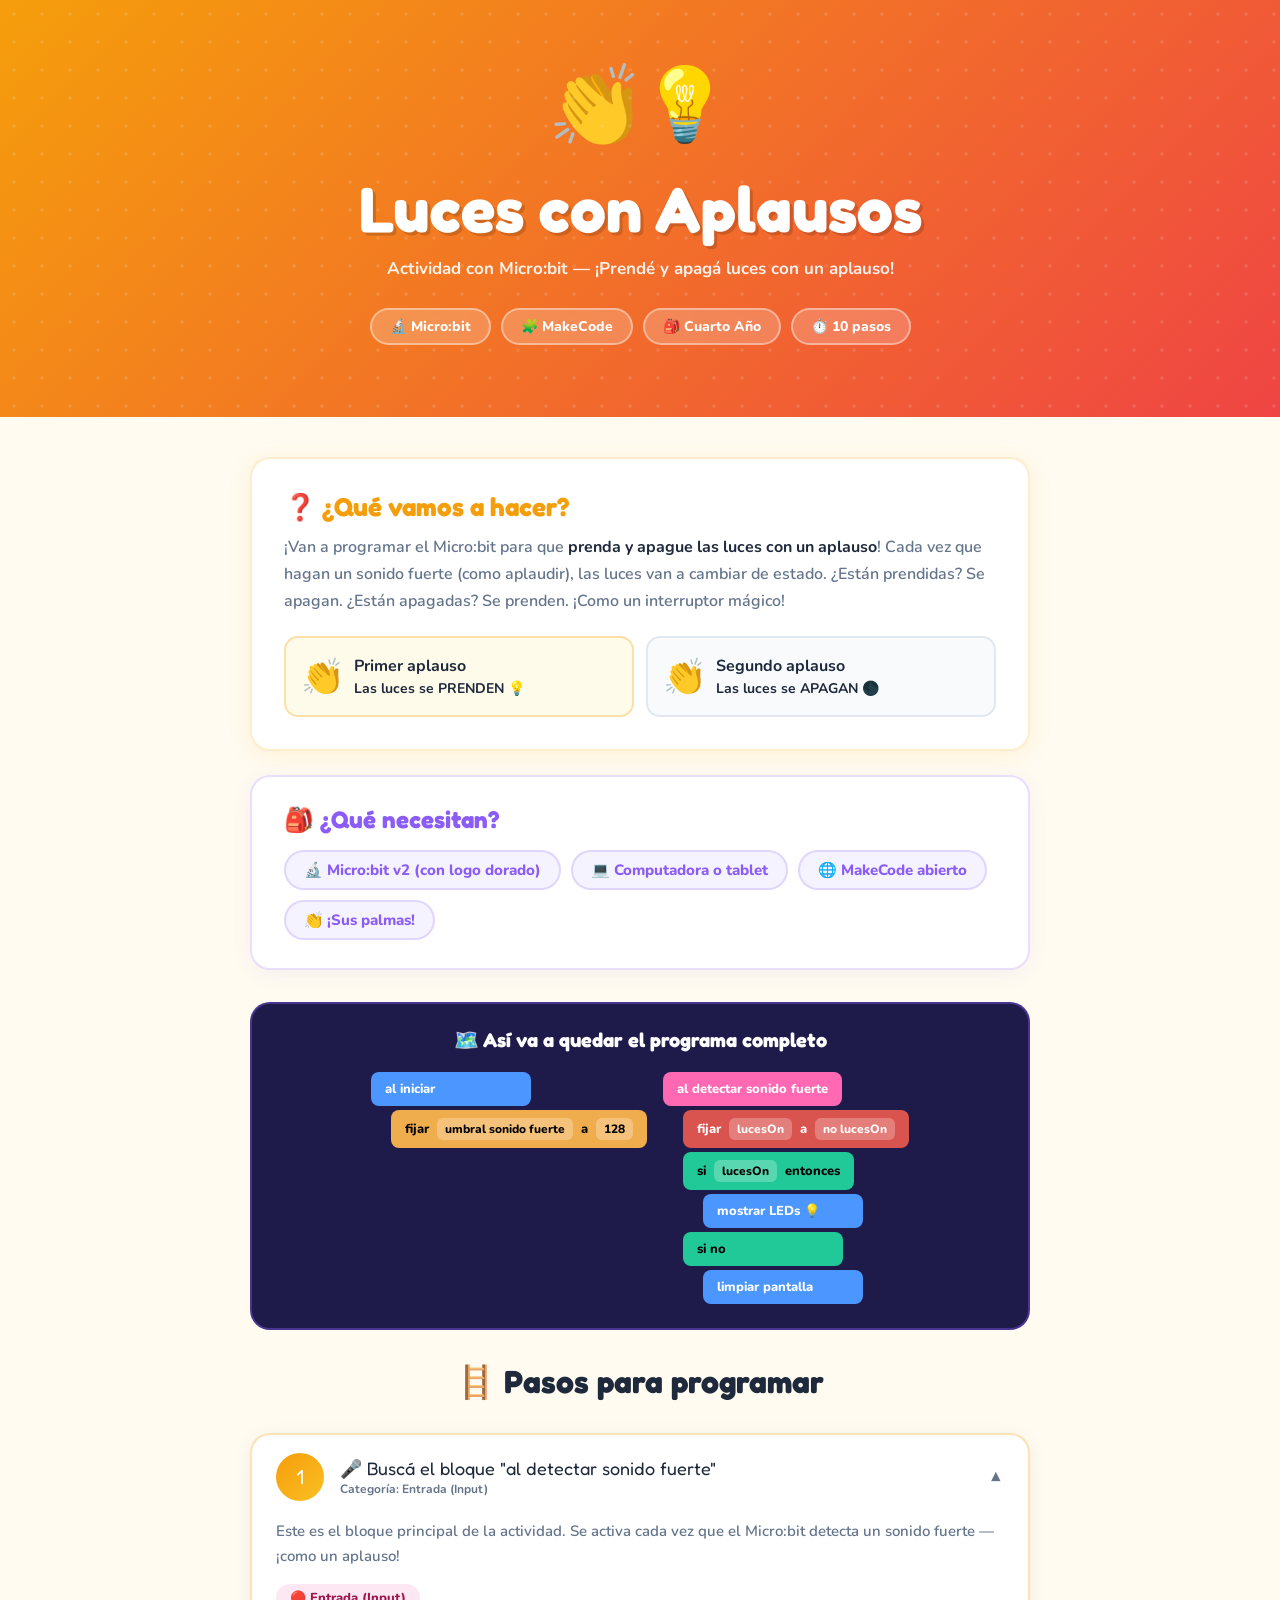
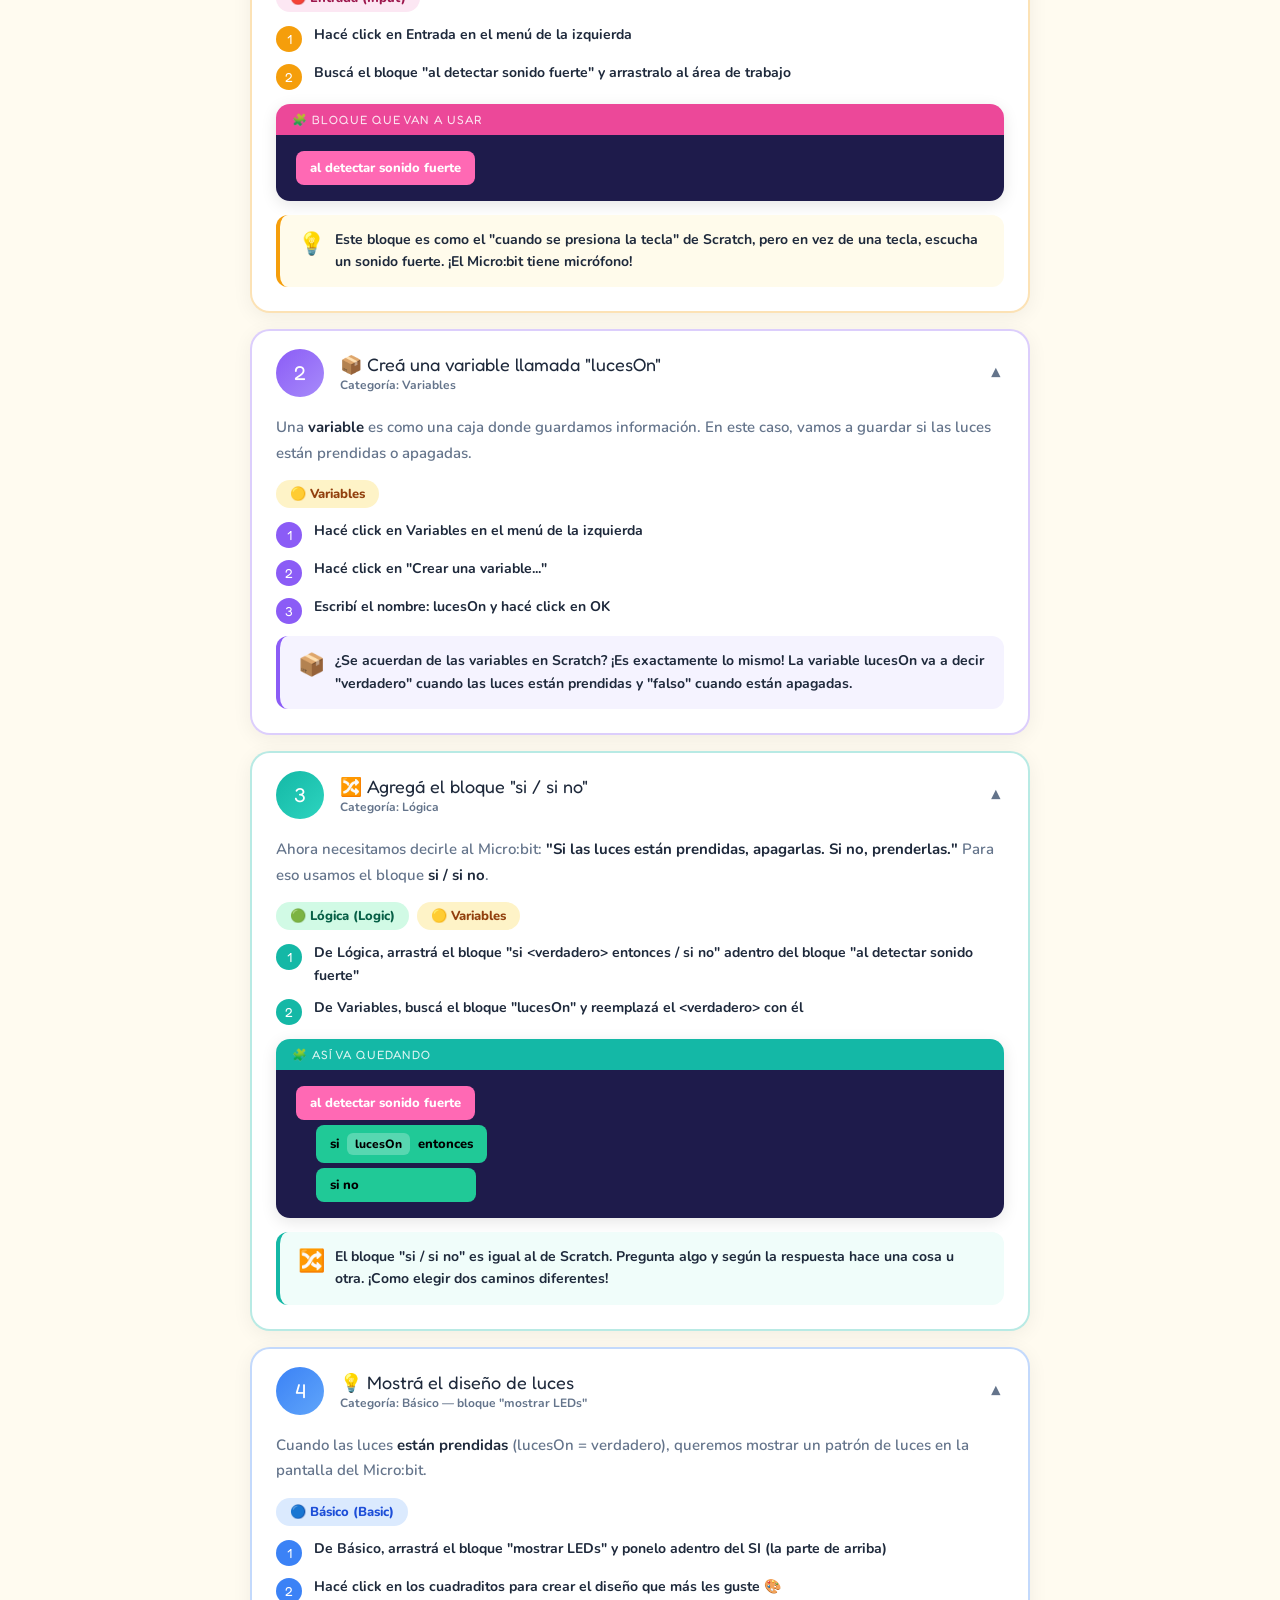
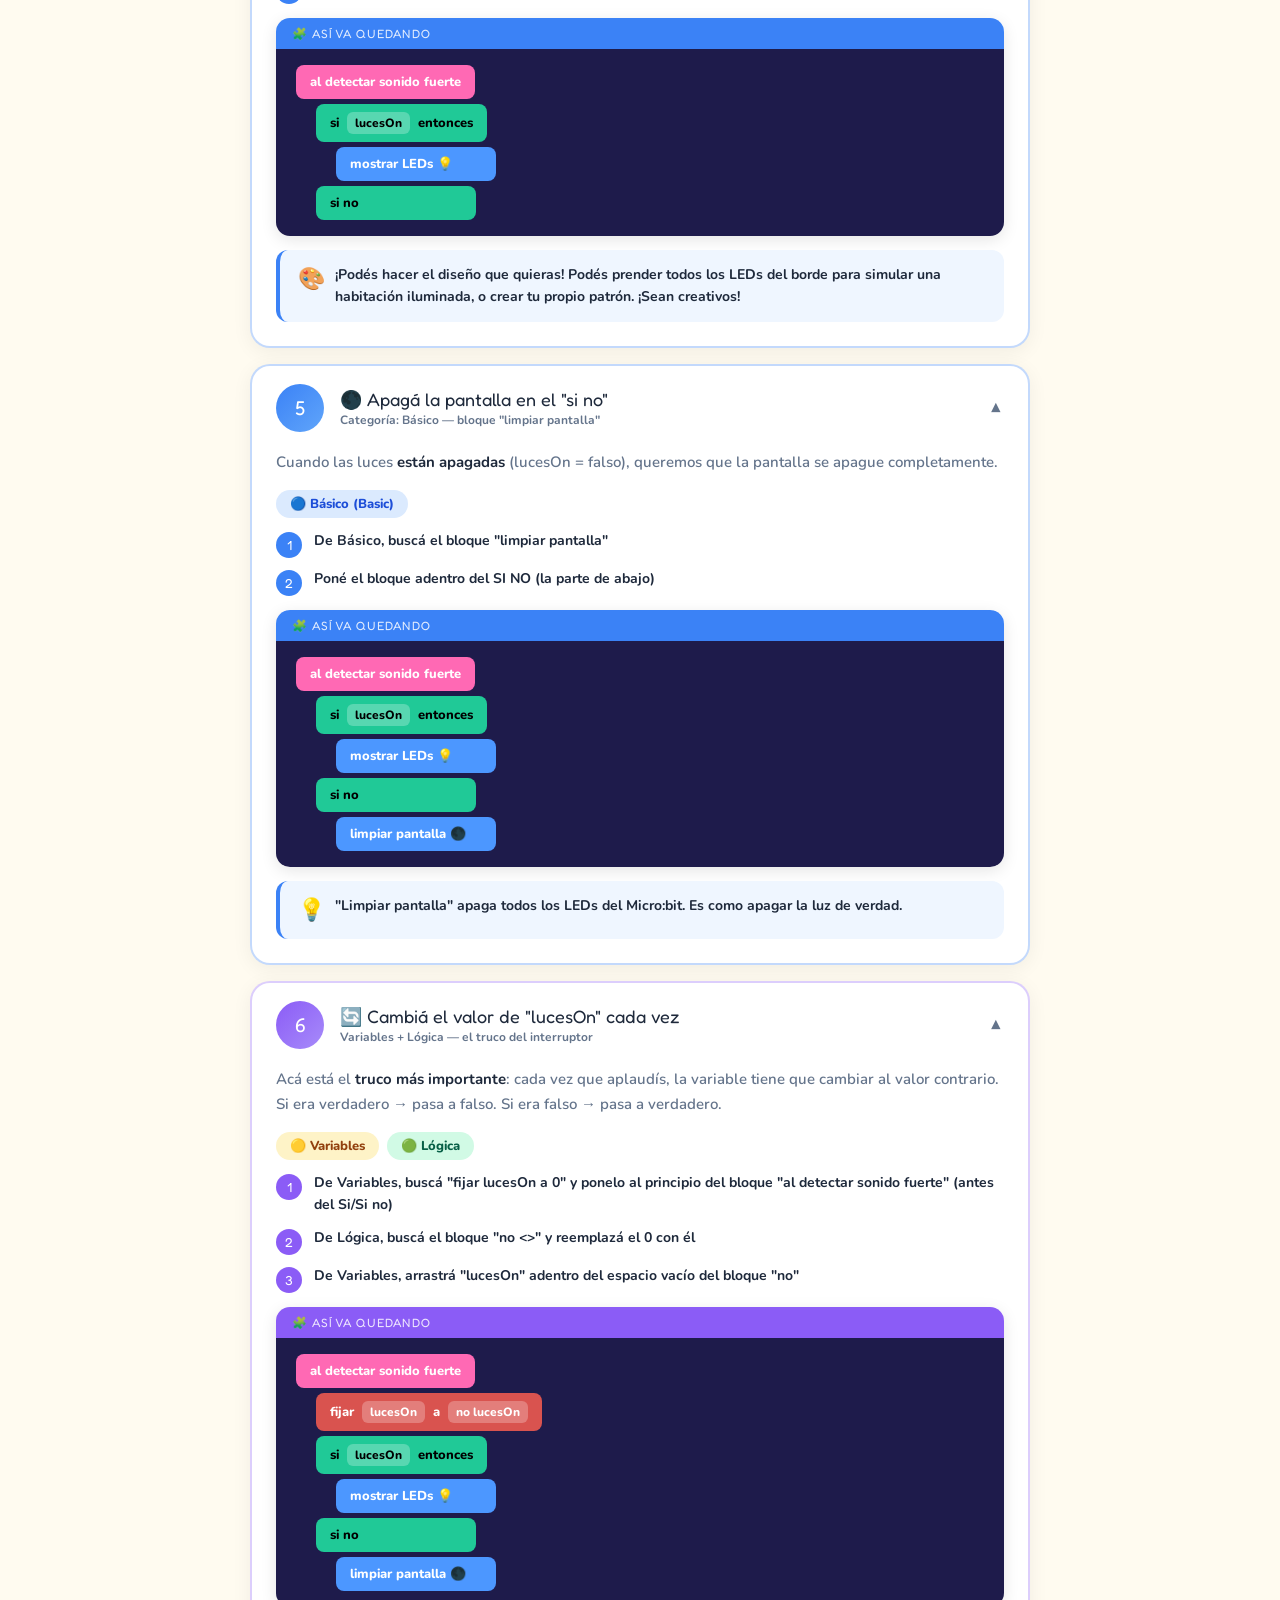
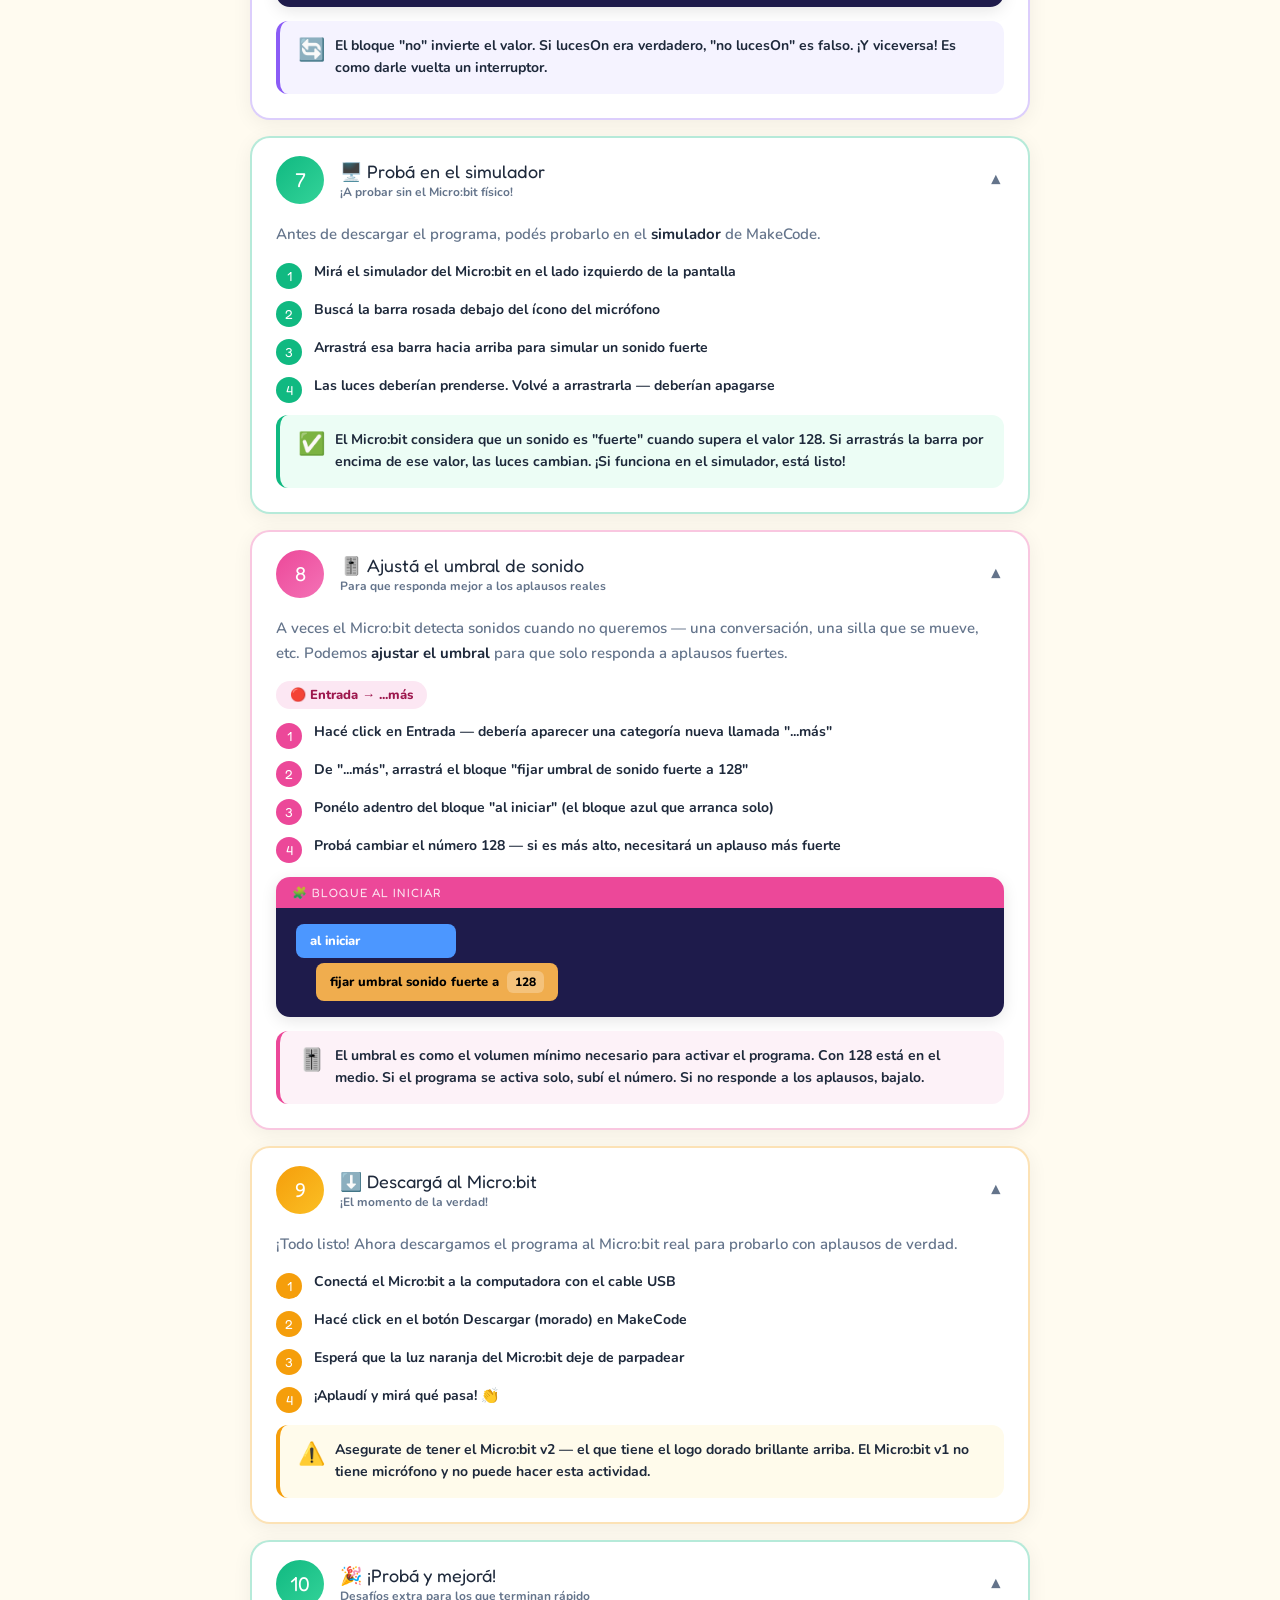
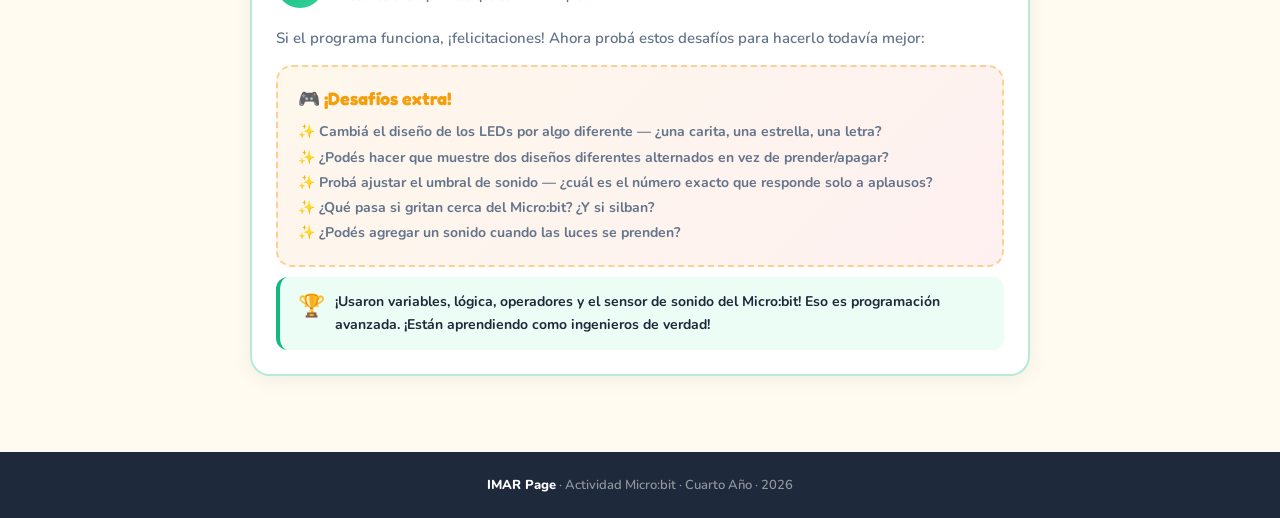
<file: html/microbit/primaria/microbit-clap-lights.html>
<!DOCTYPE html>
<html lang="es">
<head>
  <meta charset="UTF-8" />
  <meta name="viewport" content="width=device-width, initial-scale=1.0" />
  <title>💡 Luces con Aplausos — Micro:bit</title>
  <link href="https://fonts.googleapis.com/css2?family=Fredoka+One&family=Nunito:wght@400;600;700;800;900&display=swap" rel="stylesheet">
  <style>
    :root {
      --amarillo:       #f59e0b;
      --amarillo-light: #fffbeb;
      --rojo:           #ef4444;
      --rojo-light:     #fef2f2;
      --verde:          #10b981;
      --verde-light:    #ecfdf5;
      --azul:           #3b82f6;
      --azul-light:     #eff6ff;
      --morado:         #8b5cf6;
      --morado-light:   #f5f3ff;
      --rosa:           #ec4899;
      --rosa-light:     #fdf2f8;
      --teal:           #14b8a6;
      --teal-light:     #f0fdfa;
      --bg:             #fffbf0;
      --texto:          #1e293b;
      --muted:          #64748b;
      --card:           #ffffff;
      --radius:         20px;
    }

    *, *::before, *::after { box-sizing: border-box; margin: 0; padding: 0; }
    html { scroll-behavior: smooth; }

    body {
      background: var(--bg);
      font-family: 'Nunito', sans-serif;
      color: var(--texto);
      min-height: 100vh;
    }

    /* ===== HERO ===== */
    .hero {
      background: linear-gradient(135deg, #f59e0b 0%, #ef4444 100%);
      padding: 56px 24px 72px;
      text-align: center;
      position: relative;
      overflow: hidden;
    }

    .hero::before {
      content: '';
      position: absolute; inset: 0;
      background-image: radial-gradient(rgba(255,255,255,0.1) 2px, transparent 2px);
      background-size: 28px 28px;
    }

    .hero-emoji {
      font-size: 72px;
      display: block;
      margin-bottom: 16px;
      animation: parpadeo 1.5s ease-in-out infinite;
    }

    @keyframes parpadeo {
      0%,100% { transform: scale(1); opacity: 1; }
      50%      { transform: scale(1.1); opacity: 0.8; }
    }

    .hero h1 {
      font-family: 'Fredoka One', cursive;
      font-size: clamp(32px, 6vw, 64px);
      color: #fff;
      text-shadow: 3px 3px 0 rgba(0,0,0,0.15);
      margin-bottom: 10px;
      position: relative; z-index: 1;
    }

    .hero-sub {
      font-size: 17px;
      color: rgba(255,255,255,0.9);
      font-weight: 700;
      position: relative; z-index: 1;
      margin-bottom: 28px;
    }

    .hero-chips {
      display: flex; flex-wrap: wrap;
      gap: 10px; justify-content: center;
      position: relative; z-index: 1;
    }

    .chip {
      background: rgba(255,255,255,0.2);
      border: 2px solid rgba(255,255,255,0.4);
      color: #fff;
      padding: 7px 18px;
      border-radius: 50px;
      font-size: 14px;
      font-weight: 800;
      backdrop-filter: blur(4px);
    }

    /* ===== CONTENEDOR PRINCIPAL ===== */
    .main {
      max-width: 820px;
      margin: 0 auto;
      padding: 40px 20px 60px;
    }

    /* ===== INTRO ===== */
    .intro-card {
      background: var(--card);
      border-radius: var(--radius);
      padding: 32px;
      box-shadow: 0 4px 24px rgba(245,158,11,0.1);
      border: 2px solid rgba(245,158,11,0.2);
      margin-bottom: 24px;
    }

    .intro-card h2 {
      font-family: 'Fredoka One', cursive;
      font-size: 26px;
      color: var(--amarillo);
      margin-bottom: 12px;
    }

    .intro-card p {
      font-size: 16px;
      color: var(--muted);
      line-height: 1.7;
      font-weight: 600;
    }

    .intro-card strong { color: var(--texto); }

    /* Cómo funciona */
    .como-funciona {
      display: grid;
      grid-template-columns: 1fr 1fr;
      gap: 12px;
      margin-top: 20px;
    }

    @media(max-width:500px){ .como-funciona { grid-template-columns: 1fr; } }

    .cf-item {
      border-radius: 14px;
      padding: 16px;
      display: flex;
      align-items: center;
      gap: 12px;
    }

    .cf-item.on  { background: var(--amarillo-light); border: 2px solid rgba(245,158,11,0.3); }
    .cf-item.off { background: #f8fafc; border: 2px solid #e2e8f0; }

    .cf-icon { font-size: 32px; flex-shrink: 0; }
    .cf-text { font-size: 14px; font-weight: 700; line-height: 1.5; }
    .cf-text strong { color: var(--texto); display: block; font-size: 16px; }

    /* ===== MATERIALES ===== */
    .mat-card {
      background: var(--card);
      border-radius: var(--radius);
      padding: 28px 32px;
      border: 2px solid rgba(139,92,246,0.2);
      box-shadow: 0 4px 20px rgba(139,92,246,0.08);
      margin-bottom: 32px;
    }

    .mat-card h2 {
      font-family: 'Fredoka One', cursive;
      font-size: 24px;
      color: var(--morado);
      margin-bottom: 16px;
    }

    .mat-list { display: flex; flex-wrap: wrap; gap: 10px; }

    .mat-item {
      display: flex; align-items: center; gap: 8px;
      background: var(--morado-light);
      border: 2px solid rgba(139,92,246,0.2);
      border-radius: 50px;
      padding: 8px 18px;
      font-size: 15px; font-weight: 800;
      color: var(--morado);
    }

    /* ===== DIAGRAMA FINAL ===== */
    .diagrama-card {
      background: #1e1b4b;
      border-radius: var(--radius);
      padding: 24px;
      margin-bottom: 32px;
      border: 2px solid rgba(139,92,246,0.4);
    }

    .diagrama-card h3 {
      font-family: 'Fredoka One', cursive;
      font-size: 20px;
      color: #fff;
      margin-bottom: 20px;
      text-align: center;
    }

    /* Simulación visual de los bloques finales */
    .bloques-finales {
      display: flex;
      flex-wrap: wrap;
      gap: 16px;
      justify-content: center;
    }

    .bloque-grupo {
      display: flex;
      flex-direction: column;
      gap: 4px;
    }

    .bloque {
      display: inline-flex;
      align-items: center;
      gap: 8px;
      padding: 8px 14px;
      border-radius: 8px;
      font-family: 'Nunito', sans-serif;
      font-size: 13px;
      font-weight: 800;
      color: #fff;
      width: fit-content;
      min-width: 160px;
    }

    .bloque.azul    { background: #4c97ff; }
    .bloque.morado  { background: #9966ff; }
    .bloque.rojo    { background: #d9534f; }
    .bloque.verde   { background: #5cb85c; }
    .bloque.teal    { background: #20c997; color: #000; }
    .bloque.naranja { background: #f0ad4e; color: #000; }
    .bloque.rosa    { background: #ff69b4; }

    .bloque-inner {
      display: inline-flex;
      align-items: center;
      gap: 4px;
      background: rgba(255,255,255,0.25);
      padding: 3px 8px;
      border-radius: 6px;
      font-size: 12px;
    }

    .bloque-indent-1 { margin-left: 20px; }
    .bloque-indent-2 { margin-left: 40px; }
    .bloque-indent-3 { margin-left: 60px; }

    /* ===== PASOS ===== */
    .pasos-titulo {
      font-family: 'Fredoka One', cursive;
      font-size: 32px;
      color: var(--texto);
      text-align: center;
      margin-bottom: 32px;
    }

    .paso-card {
      background: var(--card);
      border-radius: var(--radius);
      overflow: hidden;
      margin-bottom: 16px;
      box-shadow: 0 4px 20px rgba(0,0,0,0.06);
      border: 2px solid transparent;
      transition: transform 0.2s, box-shadow 0.2s;
    }

    .paso-card:hover { transform: translateY(-2px); box-shadow: 0 8px 28px rgba(0,0,0,0.1); }

    .paso-card.p1  { border-color: rgba(245,158,11,0.3); }
    .paso-card.p2  { border-color: rgba(139,92,246,0.3); }
    .paso-card.p3  { border-color: rgba(20,184,166,0.3); }
    .paso-card.p4  { border-color: rgba(59,130,246,0.3); }
    .paso-card.p5  { border-color: rgba(59,130,246,0.3); }
    .paso-card.p6  { border-color: rgba(139,92,246,0.3); }
    .paso-card.p7  { border-color: rgba(16,185,129,0.3); }
    .paso-card.p8  { border-color: rgba(236,72,153,0.3); }
    .paso-card.p9  { border-color: rgba(245,158,11,0.3); }
    .paso-card.p10 { border-color: rgba(16,185,129,0.3); }

    .paso-header {
      display: flex; align-items: center;
      gap: 16px; padding: 18px 24px;
      cursor: pointer; user-select: none;
    }

    .paso-num {
      width: 48px; height: 48px;
      border-radius: 50%;
      display: flex; align-items: center; justify-content: center;
      font-family: 'Fredoka One', cursive;
      font-size: 20px; color: #fff; flex-shrink: 0;
    }

    .p1  .paso-num { background: linear-gradient(135deg, #f59e0b, #fbbf24); }
    .p2  .paso-num { background: linear-gradient(135deg, #8b5cf6, #a78bfa); }
    .p3  .paso-num { background: linear-gradient(135deg, #14b8a6, #2dd4bf); }
    .p4  .paso-num { background: linear-gradient(135deg, #3b82f6, #60a5fa); }
    .p5  .paso-num { background: linear-gradient(135deg, #3b82f6, #60a5fa); }
    .p6  .paso-num { background: linear-gradient(135deg, #8b5cf6, #a78bfa); }
    .p7  .paso-num { background: linear-gradient(135deg, #10b981, #34d399); }
    .p8  .paso-num { background: linear-gradient(135deg, #ec4899, #f472b6); }
    .p9  .paso-num { background: linear-gradient(135deg, #f59e0b, #fbbf24); }
    .p10 .paso-num { background: linear-gradient(135deg, #10b981, #34d399); }

    .paso-info { flex: 1; }

    .paso-titulo {
      font-family: 'Fredoka One', cursive;
      font-size: 18px; color: var(--texto); margin-bottom: 2px;
    }

    .paso-sub {
      font-size: 12px; color: var(--muted); font-weight: 700;
    }

    .paso-arrow {
      font-size: 16px; color: var(--muted);
      transition: transform 0.3s;
    }

    .paso-card.open .paso-arrow { transform: rotate(180deg); }

    .paso-body {
      display: none;
      padding: 0 24px 24px;
      animation: fadeIn 0.3s ease;
    }

    .paso-card.open .paso-body { display: block; }

    @keyframes fadeIn {
      from { opacity: 0; transform: translateY(-6px); }
      to   { opacity: 1; transform: translateY(0); }
    }

    /* Contenido */
    .paso-body p {
      font-size: 15px; color: var(--muted);
      line-height: 1.7; font-weight: 600;
      margin-bottom: 14px;
    }

    .paso-body p strong { color: var(--texto); }

    /* Bloque visual */
    .bloque-visual {
      border-radius: 14px; overflow: hidden;
      margin: 14px 0;
      box-shadow: 0 4px 16px rgba(0,0,0,0.1);
    }

    .bloque-header {
      padding: 8px 16px;
      font-family: 'Fredoka One', cursive;
      font-size: 12px; letter-spacing: 1px;
      text-transform: uppercase;
      color: rgba(255,255,255,0.85);
    }

    .bloque-content {
      padding: 16px 20px;
      background: #1e1b4b;
      display: flex;
      flex-direction: column;
      gap: 5px;
    }

    /* Mini pasos */
    .mini-pasos { display: flex; flex-direction: column; gap: 10px; margin: 12px 0; }

    .mini-paso { display: flex; gap: 12px; align-items: flex-start; }

    .mini-num {
      width: 26px; height: 26px;
      border-radius: 50%;
      display: flex; align-items: center; justify-content: center;
      font-family: 'Fredoka One', cursive;
      font-size: 13px; color: #fff;
      flex-shrink: 0; margin-top: 2px;
    }

    .mini-text {
      font-size: 14px; font-weight: 700;
      color: var(--texto); line-height: 1.6; flex: 1;
    }

    /* Categoría badge */
    .donde-buscar { display: flex; flex-wrap: wrap; gap: 8px; margin: 10px 0; }

    .cat-badge {
      display: inline-flex; align-items: center; gap: 6px;
      padding: 5px 14px; border-radius: 50px;
      font-size: 13px; font-weight: 800;
    }

    .cat-input    { background: #fce7f3; color: #9d174d; }
    .cat-basic    { background: #dbeafe; color: #1d4ed8; }
    .cat-var      { background: #fef3c7; color: #92400e; }
    .cat-logic    { background: #d1fae5; color: #065f46; }
    .cat-math     { background: #ede9fe; color: #5b21b6; }

    /* Tip box */
    .tip-box {
      border-radius: 12px; padding: 14px 18px;
      display: flex; gap: 10px; align-items: flex-start;
      margin-top: 10px;
    }

    .tip-box.amarillo { background: var(--amarillo-light); border-left: 4px solid var(--amarillo); }
    .tip-box.morado   { background: var(--morado-light);   border-left: 4px solid var(--morado); }
    .tip-box.azul     { background: var(--azul-light);     border-left: 4px solid var(--azul); }
    .tip-box.verde    { background: var(--verde-light);    border-left: 4px solid var(--verde); }
    .tip-box.rosa     { background: var(--rosa-light);     border-left: 4px solid var(--rosa); }
    .tip-box.teal     { background: var(--teal-light);     border-left: 4px solid var(--teal); }
    .tip-box.rojo     { background: var(--rojo-light);     border-left: 4px solid var(--rojo); }

    .tip-icon { font-size: 22px; flex-shrink: 0; }
    .tip-text { font-size: 14px; font-weight: 700; line-height: 1.6; }
    .tip-text strong { color: var(--texto); }

    /* Desafíos */
    .desafios {
      border-radius: 16px; padding: 20px;
      background: linear-gradient(135deg, rgba(245,158,11,0.08), rgba(239,68,68,0.08));
      border: 2px dashed rgba(245,158,11,0.4);
      margin-top: 12px;
    }

    .desafios h4 {
      font-family: 'Fredoka One', cursive;
      font-size: 18px; color: var(--amarillo); margin-bottom: 10px;
    }

    .desafios p {
      font-size: 14px; color: var(--muted);
      font-weight: 700; line-height: 1.8; margin-bottom: 0;
    }

    /* ===== FOOTER ===== */
    footer {
      background: var(--texto);
      color: rgba(255,255,255,0.5);
      text-align: center; padding: 24px;
      font-size: 13px; font-weight: 600;
    }
    footer span { color: #fff; font-weight: 800; }
  </style>
</head>
<body>

  <!-- HERO -->
  <div class="hero">
    <span class="hero-emoji">👏💡</span>
    <h1>Luces con Aplausos</h1>
    <p class="hero-sub">Actividad con Micro:bit — ¡Prendé y apagá luces con un aplauso!</p>
    <div class="hero-chips">
      <div class="chip">🔬 Micro:bit</div>
      <div class="chip">🧩 MakeCode</div>
      <div class="chip">🎒 Cuarto Año</div>
      <div class="chip">⏱️ 10 pasos</div>
    </div>
  </div>

  <div class="main">

    <!-- INTRO -->
    <div class="intro-card">
      <h2>❓ ¿Qué vamos a hacer?</h2>
      <p>
        ¡Van a programar el Micro:bit para que <strong>prenda y apague las luces con un aplauso</strong>!
        Cada vez que hagan un sonido fuerte (como aplaudir), las luces van a cambiar de estado.
        ¿Están prendidas? Se apagan. ¿Están apagadas? Se prenden. ¡Como un interruptor mágico!
      </p>

      <div class="como-funciona">
        <div class="cf-item on">
          <span class="cf-icon">👏</span>
          <div class="cf-text">
            <strong>Primer aplauso</strong>
            Las luces se PRENDEN 💡
          </div>
        </div>
        <div class="cf-item off">
          <span class="cf-icon">👏</span>
          <div class="cf-text">
            <strong>Segundo aplauso</strong>
            Las luces se APAGAN 🌑
          </div>
        </div>
      </div>
    </div>

    <!-- MATERIALES -->
    <div class="mat-card">
      <h2>🎒 ¿Qué necesitan?</h2>
      <div class="mat-list">
        <div class="mat-item">🔬 Micro:bit v2 (con logo dorado)</div>
        <div class="mat-item">💻 Computadora o tablet</div>
        <div class="mat-item">🌐 MakeCode abierto</div>
        <div class="mat-item">👏 ¡Sus palmas!</div>
      </div>
    </div>

    <!-- DIAGRAMA FINAL -->
    <div class="diagrama-card">
      <h3>🗺️ Así va a quedar el programa completo</h3>
      <div class="bloques-finales">
        <!-- Bloque al iniciar -->
        <div class="bloque-grupo">
          <div class="bloque azul">al iniciar</div>
          <div class="bloque naranja bloque-indent-1">fijar <span class="bloque-inner">umbral sonido fuerte</span> a <span class="bloque-inner">128</span></div>
        </div>
        <!-- Bloque sonido fuerte -->
        <div class="bloque-grupo">
          <div class="bloque rosa">al detectar sonido fuerte</div>
          <div class="bloque rojo bloque-indent-1">fijar <span class="bloque-inner">lucesOn</span> a <span class="bloque-inner">no lucesOn</span></div>
          <div class="bloque teal bloque-indent-1">si <span class="bloque-inner">lucesOn</span> entonces</div>
          <div class="bloque azul bloque-indent-2">mostrar LEDs 💡</div>
          <div class="bloque teal bloque-indent-1">si no</div>
          <div class="bloque azul bloque-indent-2">limpiar pantalla</div>
        </div>
      </div>
    </div>

    <!-- PASOS -->
    <h2 class="pasos-titulo">🪜 Pasos para programar</h2>

    <!-- PASO 1 -->
    <div class="paso-card p1 open">
      <div class="paso-header" onclick="togglePaso(this)">
        <div class="paso-num">1</div>
        <div class="paso-info">
          <div class="paso-titulo">🎤 Buscá el bloque "al detectar sonido fuerte"</div>
          <div class="paso-sub">Categoría: Entrada (Input)</div>
        </div>
        <span class="paso-arrow">▼</span>
      </div>
      <div class="paso-body">
        <p>Este es el bloque principal de la actividad. Se activa cada vez que el Micro:bit detecta un sonido fuerte — ¡como un aplauso!</p>

        <div class="donde-buscar">
          <span class="cat-badge cat-input">🔴 Entrada (Input)</span>
        </div>

        <div class="mini-pasos">
          <div class="mini-paso">
            <div class="mini-num" style="background:#f59e0b">1</div>
            <div class="mini-text">Hacé click en <strong>Entrada</strong> en el menú de la izquierda</div>
          </div>
          <div class="mini-paso">
            <div class="mini-num" style="background:#f59e0b">2</div>
            <div class="mini-text">Buscá el bloque <strong>"al detectar sonido fuerte"</strong> y arrastralo al área de trabajo</div>
          </div>
        </div>

        <div class="bloque-visual">
          <div class="bloque-header" style="background:#ec4899;">🧩 Bloque que van a usar</div>
          <div class="bloque-content">
            <div class="bloque rosa">al detectar sonido fuerte</div>
          </div>
        </div>

        <div class="tip-box amarillo">
          <span class="tip-icon">💡</span>
          <span class="tip-text">Este bloque es como el <strong>"cuando se presiona la tecla"</strong> de Scratch, pero en vez de una tecla, escucha un sonido fuerte. ¡El Micro:bit tiene micrófono!</span>
        </div>
      </div>
    </div>

    <!-- PASO 2 -->
    <div class="paso-card p2">
      <div class="paso-header" onclick="togglePaso(this)">
        <div class="paso-num">2</div>
        <div class="paso-info">
          <div class="paso-titulo">📦 Creá una variable llamada "lucesOn"</div>
          <div class="paso-sub">Categoría: Variables</div>
        </div>
        <span class="paso-arrow">▼</span>
      </div>
      <div class="paso-body">
        <p>
          Una <strong>variable</strong> es como una caja donde guardamos información. En este caso, vamos a guardar si las luces están prendidas o apagadas.
        </p>

        <div class="donde-buscar">
          <span class="cat-badge cat-var">🟡 Variables</span>
        </div>

        <div class="mini-pasos">
          <div class="mini-paso">
            <div class="mini-num" style="background:#8b5cf6">1</div>
            <div class="mini-text">Hacé click en <strong>Variables</strong> en el menú de la izquierda</div>
          </div>
          <div class="mini-paso">
            <div class="mini-num" style="background:#8b5cf6">2</div>
            <div class="mini-text">Hacé click en <strong>"Crear una variable..."</strong></div>
          </div>
          <div class="mini-paso">
            <div class="mini-num" style="background:#8b5cf6">3</div>
            <div class="mini-text">Escribí el nombre: <strong>lucesOn</strong> y hacé click en OK</div>
          </div>
        </div>

        <div class="tip-box morado">
          <span class="tip-icon">📦</span>
          <span class="tip-text">¿Se acuerdan de las variables en Scratch? ¡Es exactamente lo mismo! La variable <strong>lucesOn</strong> va a decir "verdadero" cuando las luces están prendidas y "falso" cuando están apagadas.</span>
        </div>
      </div>
    </div>

    <!-- PASO 3 -->
    <div class="paso-card p3">
      <div class="paso-header" onclick="togglePaso(this)">
        <div class="paso-num">3</div>
        <div class="paso-info">
          <div class="paso-titulo">🔀 Agregá el bloque "si / si no"</div>
          <div class="paso-sub">Categoría: Lógica</div>
        </div>
        <span class="paso-arrow">▼</span>
      </div>
      <div class="paso-body">
        <p>
          Ahora necesitamos decirle al Micro:bit: <strong>"Si las luces están prendidas, apagarlas. Si no, prenderlas."</strong>
          Para eso usamos el bloque <strong>si / si no</strong>.
        </p>

        <div class="donde-buscar">
          <span class="cat-badge cat-logic">🟢 Lógica (Logic)</span>
          <span class="cat-badge cat-var">🟡 Variables</span>
        </div>

        <div class="mini-pasos">
          <div class="mini-paso">
            <div class="mini-num" style="background:#14b8a6">1</div>
            <div class="mini-text">De <strong>Lógica</strong>, arrastrá el bloque <strong>"si &lt;verdadero&gt; entonces / si no"</strong> adentro del bloque "al detectar sonido fuerte"</div>
          </div>
          <div class="mini-paso">
            <div class="mini-num" style="background:#14b8a6">2</div>
            <div class="mini-text">De <strong>Variables</strong>, buscá el bloque <strong>"lucesOn"</strong> y reemplazá el <strong>&lt;verdadero&gt;</strong> con él</div>
          </div>
        </div>

        <div class="bloque-visual">
          <div class="bloque-header" style="background:#14b8a6;">🧩 Así va quedando</div>
          <div class="bloque-content">
            <div class="bloque rosa">al detectar sonido fuerte</div>
            <div class="bloque teal bloque-indent-1">si <span class="bloque-inner">lucesOn</span> entonces</div>
            <div class="bloque teal bloque-indent-1">si no</div>
          </div>
        </div>

        <div class="tip-box teal">
          <span class="tip-icon">🔀</span>
          <span class="tip-text">El bloque <strong>"si / si no"</strong> es igual al de Scratch. Pregunta algo y según la respuesta hace una cosa u otra. ¡Como elegir dos caminos diferentes!</span>
        </div>
      </div>
    </div>

    <!-- PASO 4 -->
    <div class="paso-card p4">
      <div class="paso-header" onclick="togglePaso(this)">
        <div class="paso-num">4</div>
        <div class="paso-info">
          <div class="paso-titulo">💡 Mostrá el diseño de luces</div>
          <div class="paso-sub">Categoría: Básico — bloque "mostrar LEDs"</div>
        </div>
        <span class="paso-arrow">▼</span>
      </div>
      <div class="paso-body">
        <p>
          Cuando las luces <strong>están prendidas</strong> (lucesOn = verdadero), queremos mostrar un patrón de luces en la pantalla del Micro:bit.
        </p>

        <div class="donde-buscar">
          <span class="cat-badge cat-basic">🔵 Básico (Basic)</span>
        </div>

        <div class="mini-pasos">
          <div class="mini-paso">
            <div class="mini-num" style="background:#3b82f6">1</div>
            <div class="mini-text">De <strong>Básico</strong>, arrastrá el bloque <strong>"mostrar LEDs"</strong> y ponelo <strong>adentro del SI</strong> (la parte de arriba)</div>
          </div>
          <div class="mini-paso">
            <div class="mini-num" style="background:#3b82f6">2</div>
            <div class="mini-text">Hacé click en los cuadraditos para crear el diseño que más les guste 🎨</div>
          </div>
        </div>

        <div class="bloque-visual">
          <div class="bloque-header" style="background:#3b82f6;">🧩 Así va quedando</div>
          <div class="bloque-content">
            <div class="bloque rosa">al detectar sonido fuerte</div>
            <div class="bloque teal bloque-indent-1">si <span class="bloque-inner">lucesOn</span> entonces</div>
            <div class="bloque azul bloque-indent-2">mostrar LEDs 💡</div>
            <div class="bloque teal bloque-indent-1">si no</div>
          </div>
        </div>

        <div class="tip-box azul">
          <span class="tip-icon">🎨</span>
          <span class="tip-text">¡Podés hacer el diseño que quieras! Podés prender todos los LEDs del borde para simular una habitación iluminada, o crear tu propio patrón. <strong>¡Sean creativos!</strong></span>
        </div>
      </div>
    </div>

    <!-- PASO 5 -->
    <div class="paso-card p5">
      <div class="paso-header" onclick="togglePaso(this)">
        <div class="paso-num">5</div>
        <div class="paso-info">
          <div class="paso-titulo">🌑 Apagá la pantalla en el "si no"</div>
          <div class="paso-sub">Categoría: Básico — bloque "limpiar pantalla"</div>
        </div>
        <span class="paso-arrow">▼</span>
      </div>
      <div class="paso-body">
        <p>
          Cuando las luces <strong>están apagadas</strong> (lucesOn = falso), queremos que la pantalla se apague completamente.
        </p>

        <div class="donde-buscar">
          <span class="cat-badge cat-basic">🔵 Básico (Basic)</span>
        </div>

        <div class="mini-pasos">
          <div class="mini-paso">
            <div class="mini-num" style="background:#3b82f6">1</div>
            <div class="mini-text">De <strong>Básico</strong>, buscá el bloque <strong>"limpiar pantalla"</strong></div>
          </div>
          <div class="mini-paso">
            <div class="mini-num" style="background:#3b82f6">2</div>
            <div class="mini-text">Poné el bloque <strong>adentro del SI NO</strong> (la parte de abajo)</div>
          </div>
        </div>

        <div class="bloque-visual">
          <div class="bloque-header" style="background:#3b82f6;">🧩 Así va quedando</div>
          <div class="bloque-content">
            <div class="bloque rosa">al detectar sonido fuerte</div>
            <div class="bloque teal bloque-indent-1">si <span class="bloque-inner">lucesOn</span> entonces</div>
            <div class="bloque azul bloque-indent-2">mostrar LEDs 💡</div>
            <div class="bloque teal bloque-indent-1">si no</div>
            <div class="bloque azul bloque-indent-2">limpiar pantalla 🌑</div>
          </div>
        </div>

        <div class="tip-box azul">
          <span class="tip-icon">💡</span>
          <span class="tip-text"><strong>"Limpiar pantalla"</strong> apaga todos los LEDs del Micro:bit. Es como apagar la luz de verdad.</span>
        </div>
      </div>
    </div>

    <!-- PASO 6 -->
    <div class="paso-card p6">
      <div class="paso-header" onclick="togglePaso(this)">
        <div class="paso-num">6</div>
        <div class="paso-info">
          <div class="paso-titulo">🔄 Cambiá el valor de "lucesOn" cada vez</div>
          <div class="paso-sub">Variables + Lógica — el truco del interruptor</div>
        </div>
        <span class="paso-arrow">▼</span>
      </div>
      <div class="paso-body">
        <p>
          Acá está el <strong>truco más importante</strong>: cada vez que aplaudís, la variable tiene que cambiar al valor contrario.
          Si era verdadero → pasa a falso. Si era falso → pasa a verdadero.
        </p>

        <div class="donde-buscar">
          <span class="cat-badge cat-var">🟡 Variables</span>
          <span class="cat-badge cat-logic">🟢 Lógica</span>
        </div>

        <div class="mini-pasos">
          <div class="mini-paso">
            <div class="mini-num" style="background:#8b5cf6">1</div>
            <div class="mini-text">De <strong>Variables</strong>, buscá <strong>"fijar lucesOn a 0"</strong> y ponelo <strong>al principio</strong> del bloque "al detectar sonido fuerte" (antes del Si/Si no)</div>
          </div>
          <div class="mini-paso">
            <div class="mini-num" style="background:#8b5cf6">2</div>
            <div class="mini-text">De <strong>Lógica</strong>, buscá el bloque <strong>"no &lt;&gt;"</strong> y reemplazá el <strong>0</strong> con él</div>
          </div>
          <div class="mini-paso">
            <div class="mini-num" style="background:#8b5cf6">3</div>
            <div class="mini-text">De <strong>Variables</strong>, arrastrá <strong>"lucesOn"</strong> adentro del espacio vacío del bloque "no"</div>
          </div>
        </div>

        <div class="bloque-visual">
          <div class="bloque-header" style="background:#8b5cf6;">🧩 Así va quedando</div>
          <div class="bloque-content">
            <div class="bloque rosa">al detectar sonido fuerte</div>
            <div class="bloque rojo bloque-indent-1">fijar <span class="bloque-inner">lucesOn</span> a <span class="bloque-inner">no lucesOn</span></div>
            <div class="bloque teal bloque-indent-1">si <span class="bloque-inner">lucesOn</span> entonces</div>
            <div class="bloque azul bloque-indent-2">mostrar LEDs 💡</div>
            <div class="bloque teal bloque-indent-1">si no</div>
            <div class="bloque azul bloque-indent-2">limpiar pantalla 🌑</div>
          </div>
        </div>

        <div class="tip-box morado">
          <span class="tip-icon">🔄</span>
          <span class="tip-text">El bloque <strong>"no"</strong> invierte el valor. Si <strong>lucesOn</strong> era verdadero, <strong>"no lucesOn"</strong> es falso. ¡Y viceversa! Es como darle vuelta un interruptor.</span>
        </div>
      </div>
    </div>

    <!-- PASO 7 -->
    <div class="paso-card p7">
      <div class="paso-header" onclick="togglePaso(this)">
        <div class="paso-num">7</div>
        <div class="paso-info">
          <div class="paso-titulo">🖥️ Probá en el simulador</div>
          <div class="paso-sub">¡A probar sin el Micro:bit físico!</div>
        </div>
        <span class="paso-arrow">▼</span>
      </div>
      <div class="paso-body">
        <p>
          Antes de descargar el programa, podés probarlo en el <strong>simulador</strong> de MakeCode.
        </p>

        <div class="mini-pasos">
          <div class="mini-paso">
            <div class="mini-num" style="background:#10b981">1</div>
            <div class="mini-text">Mirá el simulador del Micro:bit en el lado izquierdo de la pantalla</div>
          </div>
          <div class="mini-paso">
            <div class="mini-num" style="background:#10b981">2</div>
            <div class="mini-text">Buscá la <strong>barra rosada</strong> debajo del ícono del micrófono</div>
          </div>
          <div class="mini-paso">
            <div class="mini-num" style="background:#10b981">3</div>
            <div class="mini-text">Arrastrá esa barra <strong>hacia arriba</strong> para simular un sonido fuerte</div>
          </div>
          <div class="mini-paso">
            <div class="mini-num" style="background:#10b981">4</div>
            <div class="mini-text">Las luces deberían <strong>prenderse</strong>. Volvé a arrastrarla — deberían <strong>apagarse</strong></div>
          </div>
        </div>

        <div class="tip-box verde">
          <span class="tip-icon">✅</span>
          <span class="tip-text">El Micro:bit considera que un sonido es "fuerte" cuando supera el valor <strong>128</strong>. Si arrastrás la barra por encima de ese valor, las luces cambian. ¡Si funciona en el simulador, está listo!</span>
        </div>
      </div>
    </div>

    <!-- PASO 8 -->
    <div class="paso-card p8">
      <div class="paso-header" onclick="togglePaso(this)">
        <div class="paso-num">8</div>
        <div class="paso-info">
          <div class="paso-titulo">🎚️ Ajustá el umbral de sonido</div>
          <div class="paso-sub">Para que responda mejor a los aplausos reales</div>
        </div>
        <span class="paso-arrow">▼</span>
      </div>
      <div class="paso-body">
        <p>
          A veces el Micro:bit detecta sonidos cuando no queremos — una conversación, una silla que se mueve, etc.
          Podemos <strong>ajustar el umbral</strong> para que solo responda a aplausos fuertes.
        </p>

        <div class="donde-buscar">
          <span class="cat-badge cat-input">🔴 Entrada → ...más</span>
        </div>

        <div class="mini-pasos">
          <div class="mini-paso">
            <div class="mini-num" style="background:#ec4899">1</div>
            <div class="mini-text">Hacé click en <strong>Entrada</strong> — debería aparecer una categoría nueva llamada <strong>"...más"</strong></div>
          </div>
          <div class="mini-paso">
            <div class="mini-num" style="background:#ec4899">2</div>
            <div class="mini-text">De <strong>"...más"</strong>, arrastrá el bloque <strong>"fijar umbral de sonido fuerte a 128"</strong></div>
          </div>
          <div class="mini-paso">
            <div class="mini-num" style="background:#ec4899">3</div>
            <div class="mini-text">Ponélo adentro del bloque <strong>"al iniciar"</strong> (el bloque azul que arranca solo)</div>
          </div>
          <div class="mini-paso">
            <div class="mini-num" style="background:#ec4899">4</div>
            <div class="mini-text">Probá cambiar el número 128 — si es <strong>más alto</strong>, necesitará un aplauso más fuerte</div>
          </div>
        </div>

        <div class="bloque-visual">
          <div class="bloque-header" style="background:#ec4899;">🧩 Bloque al iniciar</div>
          <div class="bloque-content">
            <div class="bloque azul">al iniciar</div>
            <div class="bloque naranja bloque-indent-1">fijar umbral sonido fuerte a <span class="bloque-inner">128</span></div>
          </div>
        </div>

        <div class="tip-box rosa">
          <span class="tip-icon">🎚️</span>
          <span class="tip-text">El <strong>umbral</strong> es como el volumen mínimo necesario para activar el programa. Con <strong>128</strong> está en el medio. Si el programa se activa solo, subí el número. Si no responde a los aplausos, bajalo.</span>
        </div>
      </div>
    </div>

    <!-- PASO 9 -->
    <div class="paso-card p9">
      <div class="paso-header" onclick="togglePaso(this)">
        <div class="paso-num">9</div>
        <div class="paso-info">
          <div class="paso-titulo">⬇️ Descargá al Micro:bit</div>
          <div class="paso-sub">¡El momento de la verdad!</div>
        </div>
        <span class="paso-arrow">▼</span>
      </div>
      <div class="paso-body">
        <p>
          ¡Todo listo! Ahora descargamos el programa al Micro:bit real para probarlo con aplausos de verdad.
        </p>

        <div class="mini-pasos">
          <div class="mini-paso">
            <div class="mini-num" style="background:#f59e0b">1</div>
            <div class="mini-text">Conectá el Micro:bit a la computadora con el cable USB</div>
          </div>
          <div class="mini-paso">
            <div class="mini-num" style="background:#f59e0b">2</div>
            <div class="mini-text">Hacé click en el botón <strong>Descargar</strong> (morado) en MakeCode</div>
          </div>
          <div class="mini-paso">
            <div class="mini-num" style="background:#f59e0b">3</div>
            <div class="mini-text">Esperá que la luz naranja del Micro:bit deje de parpadear</div>
          </div>
          <div class="mini-paso">
            <div class="mini-num" style="background:#f59e0b">4</div>
            <div class="mini-text">¡Aplaudí y mirá qué pasa! 👏</div>
          </div>
        </div>

        <div class="tip-box amarillo">
          <span class="tip-icon">⚠️</span>
          <span class="tip-text">Asegurate de tener el <strong>Micro:bit v2</strong> — el que tiene el logo dorado brillante arriba. El Micro:bit v1 no tiene micrófono y no puede hacer esta actividad.</span>
        </div>
      </div>
    </div>

    <!-- PASO 10 -->
    <div class="paso-card p10">
      <div class="paso-header" onclick="togglePaso(this)">
        <div class="paso-num">10</div>
        <div class="paso-info">
          <div class="paso-titulo">🎉 ¡Probá y mejorá!</div>
          <div class="paso-sub">Desafíos extra para los que terminan rápido</div>
        </div>
        <span class="paso-arrow">▼</span>
      </div>
      <div class="paso-body">
        <p>
          Si el programa funciona, ¡felicitaciones! Ahora probá estos desafíos para hacerlo todavía mejor:
        </p>

        <div class="desafios">
          <h4>🎮 ¡Desafíos extra!</h4>
          <p>
            ✨ Cambiá el diseño de los LEDs por algo diferente — ¿una carita, una estrella, una letra?<br>
            ✨ ¿Podés hacer que muestre dos diseños diferentes alternados en vez de prender/apagar?<br>
            ✨ Probá ajustar el umbral de sonido — ¿cuál es el número exacto que responde solo a aplausos?<br>
            ✨ ¿Qué pasa si gritan cerca del Micro:bit? ¿Y si silban?<br>
            ✨ ¿Podés agregar un sonido cuando las luces se prenden?
          </p>
        </div>

        <div class="tip-box verde">
          <span class="tip-icon">🏆</span>
          <span class="tip-text">¡Usaron <strong>variables</strong>, <strong>lógica</strong>, <strong>operadores</strong> y el <strong>sensor de sonido</strong> del Micro:bit! Eso es programación avanzada. ¡Están aprendiendo como ingenieros de verdad!</span>
        </div>
      </div>
    </div>

  </div>

  <footer>
    <span>IMAR Page</span> · Actividad Micro:bit · Cuarto Año · 2026
  </footer>

  <script>
    function togglePaso(header) {
      header.parentElement.classList.toggle('open');
    }

    // Abrir todos al cargar
    document.querySelectorAll('.paso-card').forEach(c => c.classList.add('open'));
  </script>

</body>
</html>
</file>
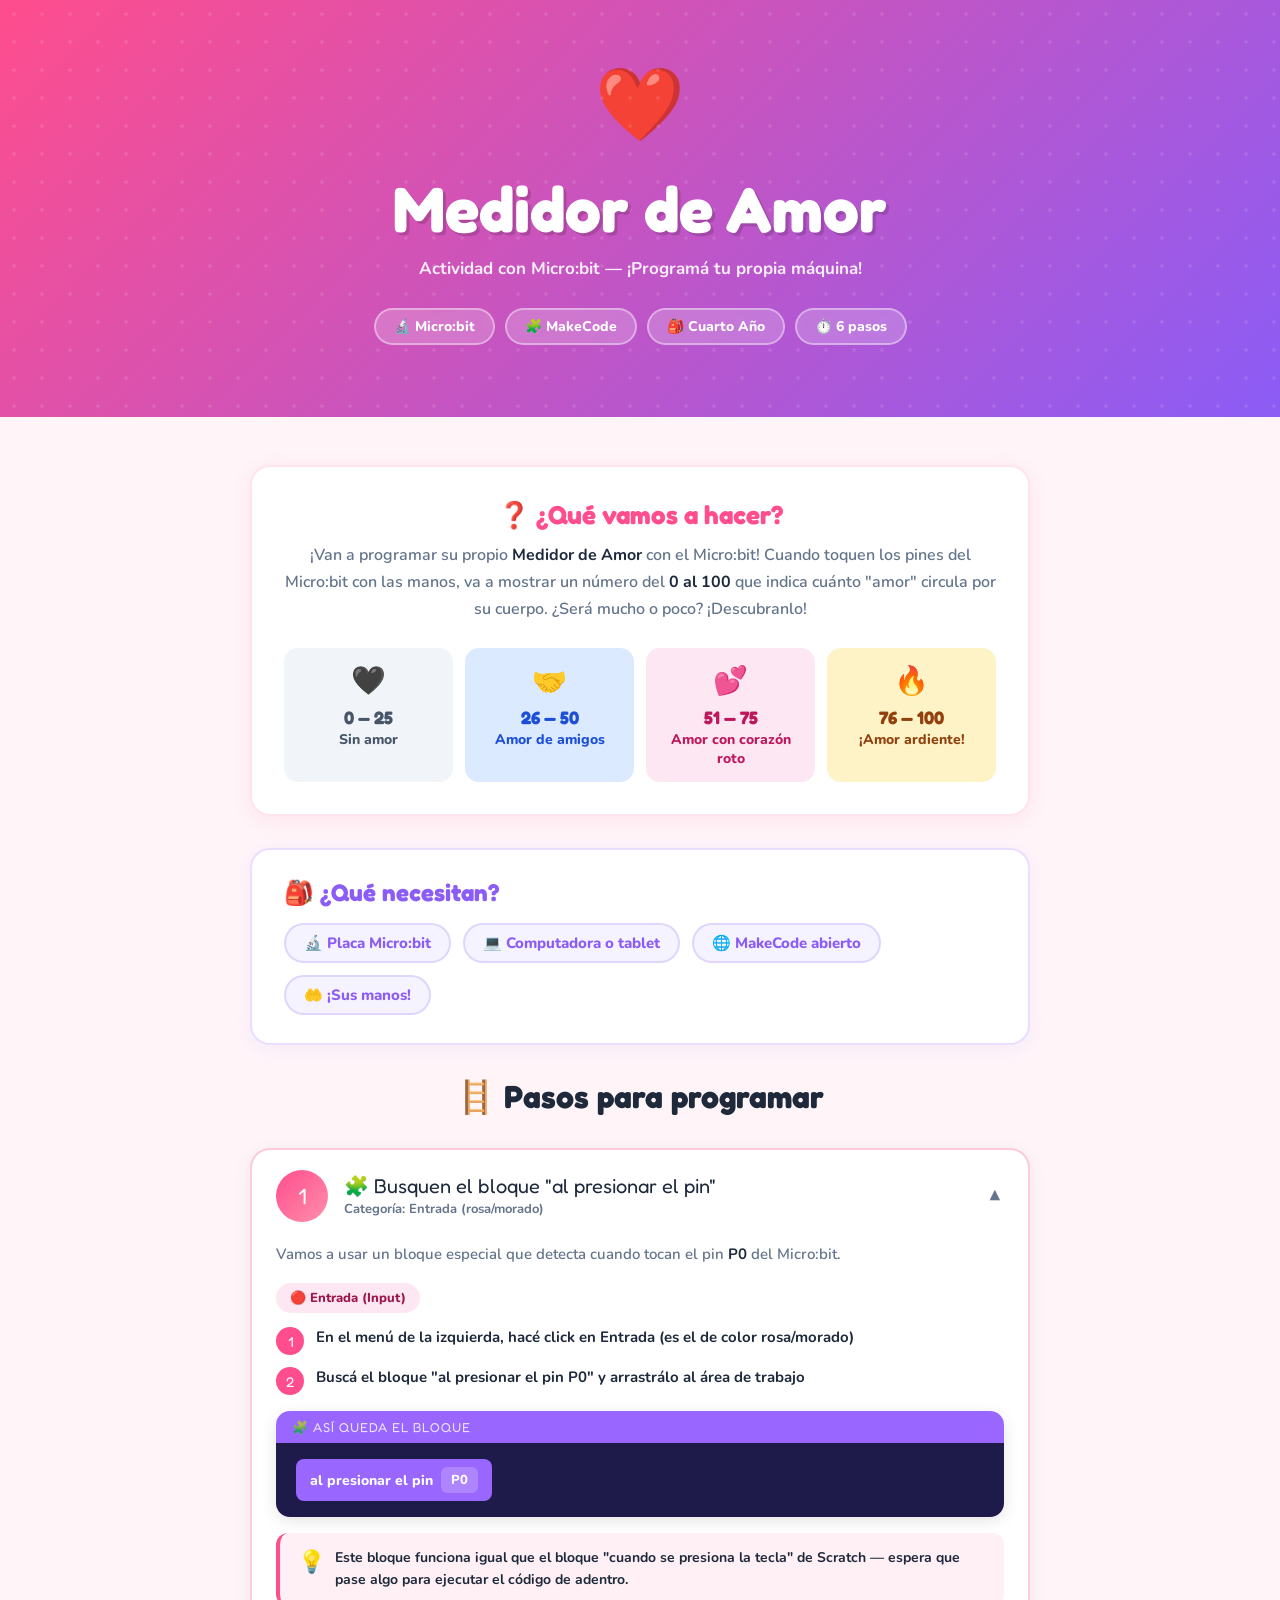
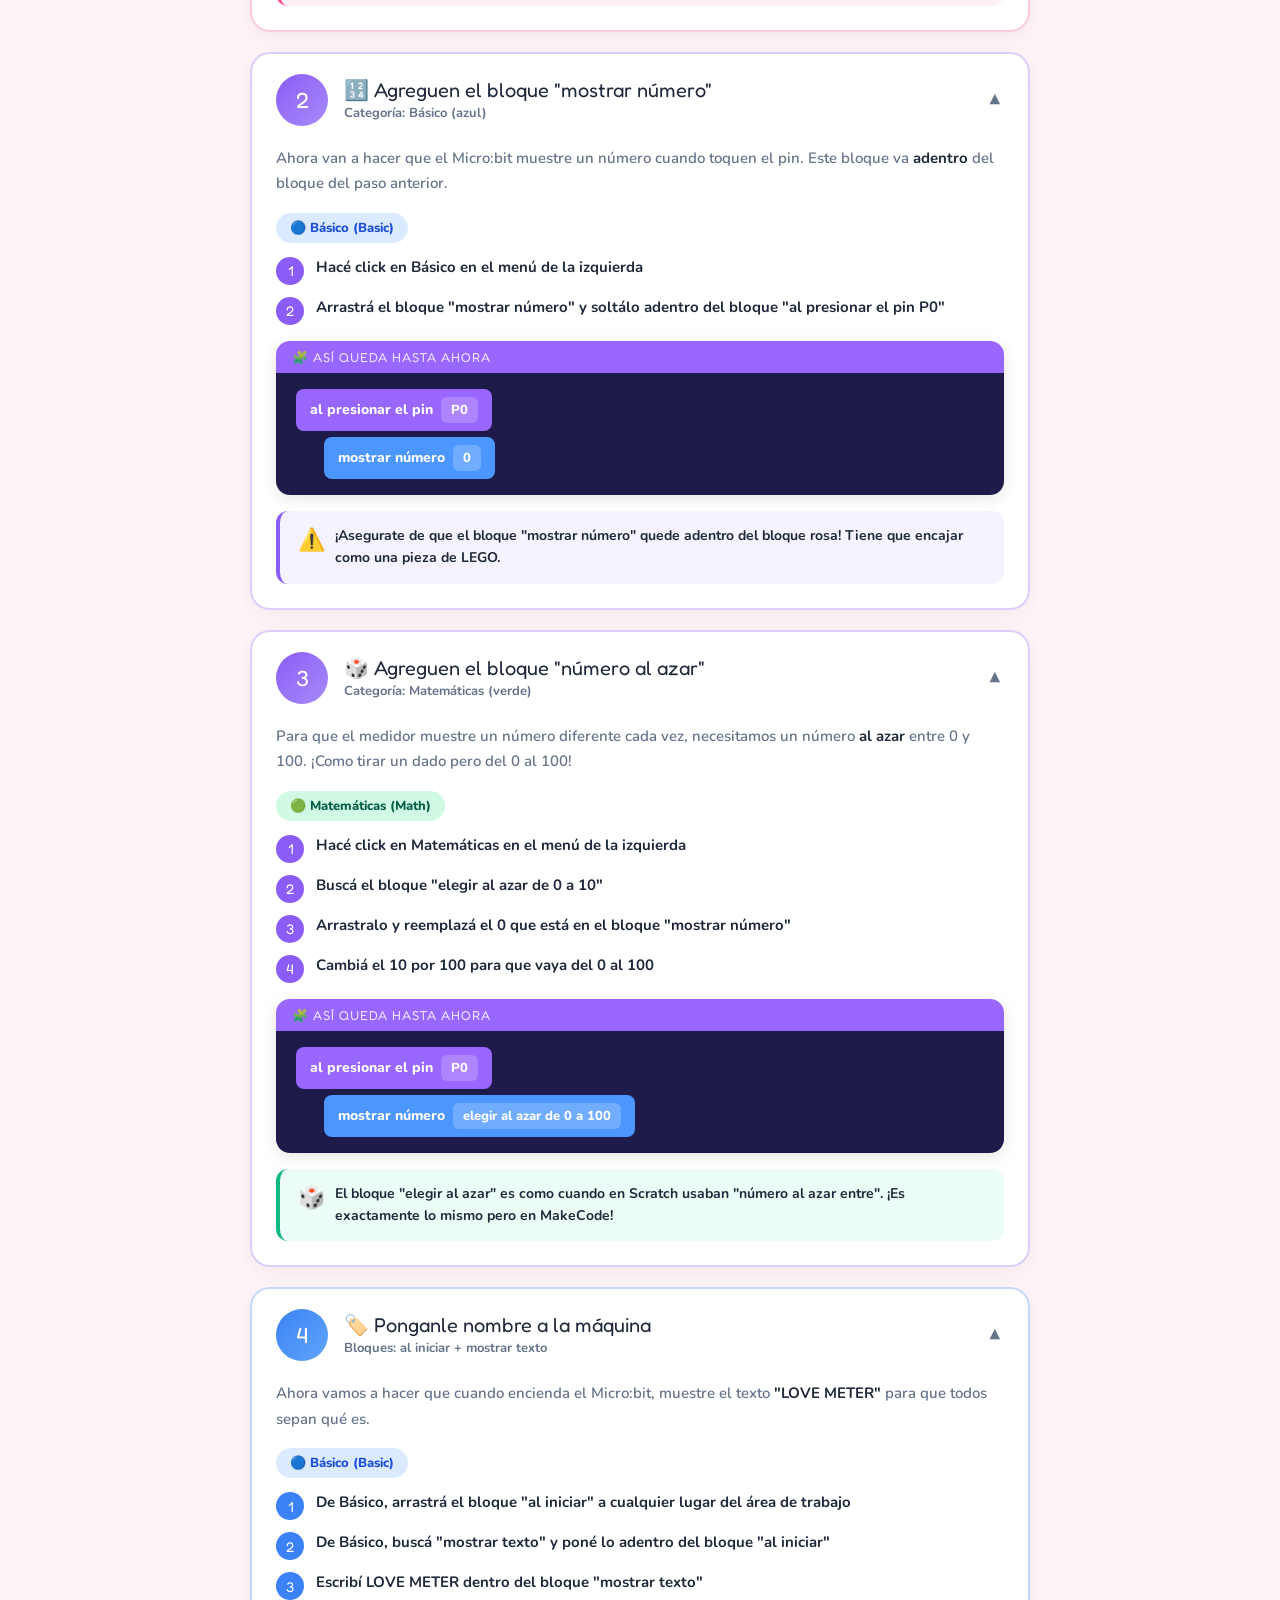
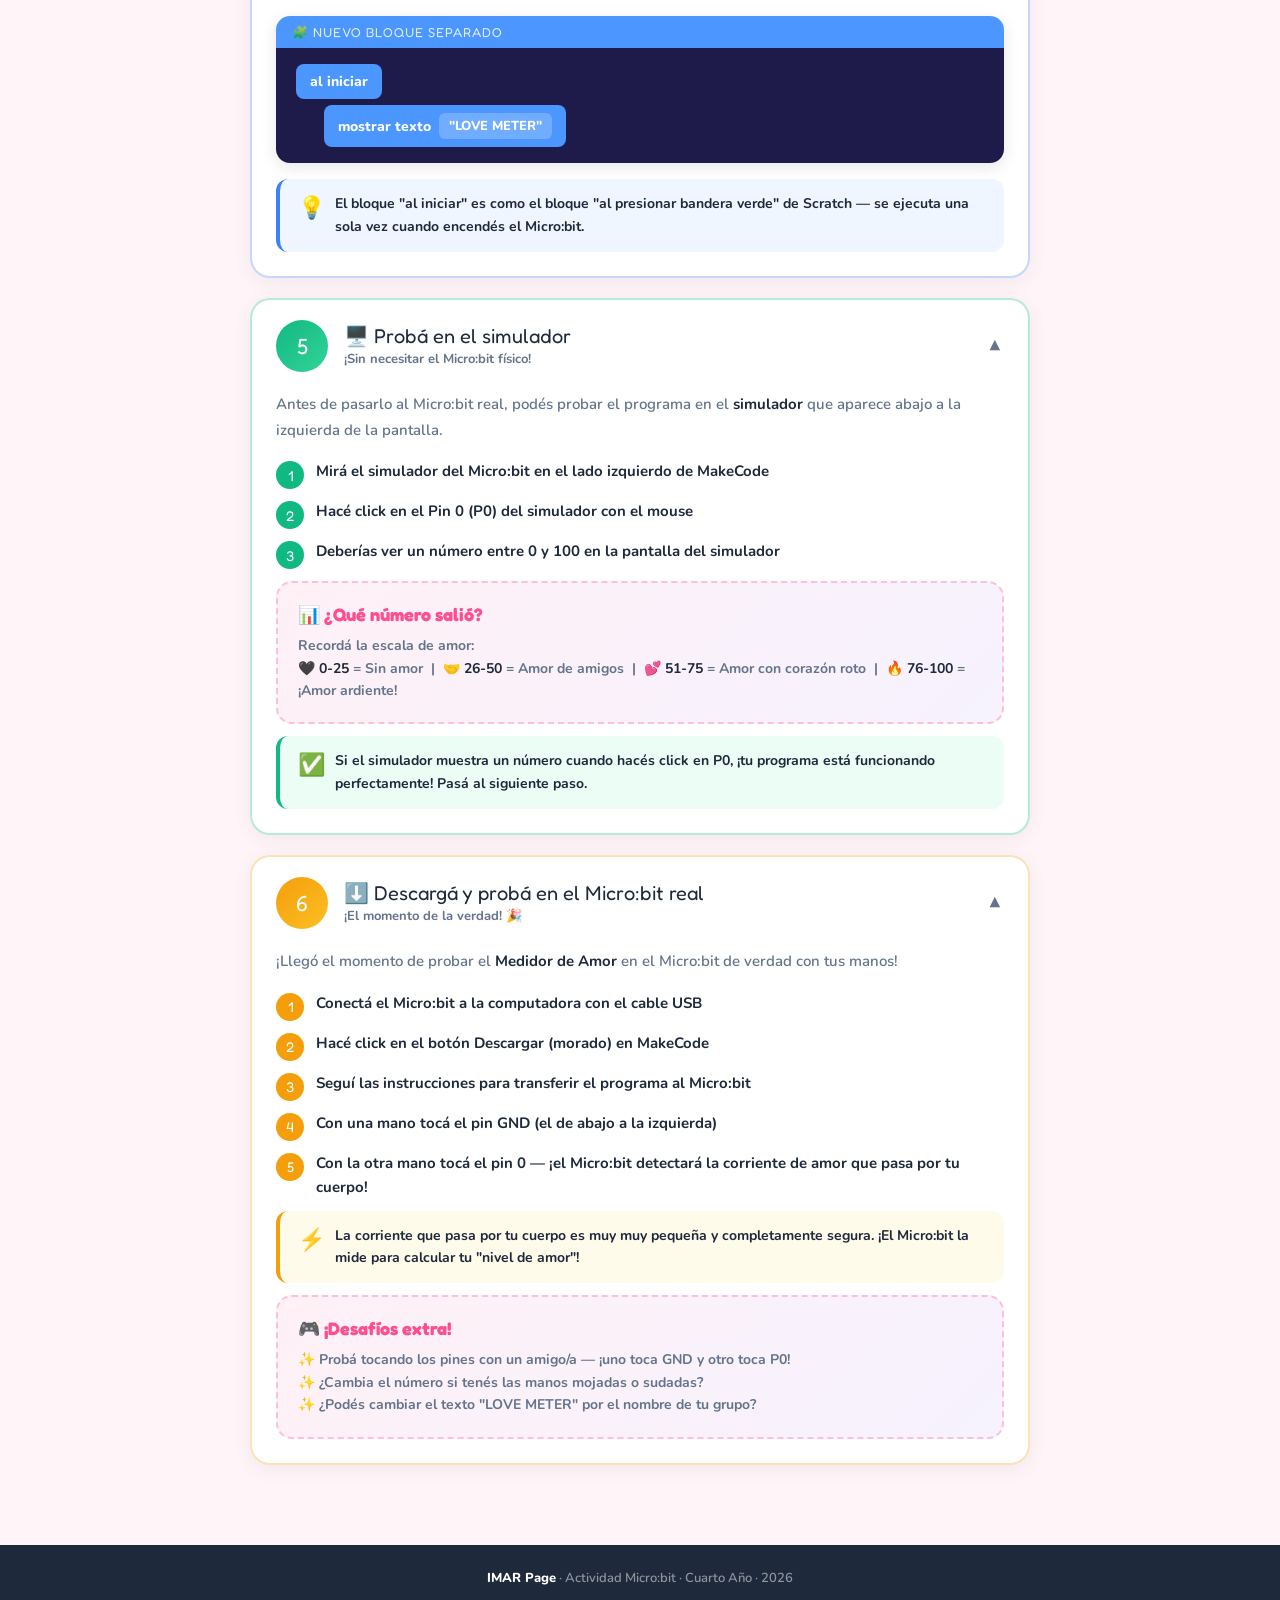
<file: html/microbit/primaria/microbit-love-meter.html>
<!DOCTYPE html>
<html lang="es">
<head>
  <meta charset="UTF-8" />
  <meta name="viewport" content="width=device-width, initial-scale=1.0" />
  <title>❤️ Medidor de Amor — Micro:bit</title>
  <link href="https://fonts.googleapis.com/css2?family=Fredoka+One&family=Nunito:wght@400;600;700;800;900&display=swap" rel="stylesheet">
  <style>
    :root {
      --rosa:      #ff4d8d;
      --rosa-light:#fff0f6;
      --morado:    #8b5cf6;
      --morado-light:#f5f3ff;
      --azul:      #3b82f6;
      --azul-light:#eff6ff;
      --verde:     #10b981;
      --verde-light:#ecfdf5;
      --amarillo:  #f59e0b;
      --amarillo-light:#fffbeb;
      --bg:        #fff5f9;
      --texto:     #1e293b;
      --muted:     #64748b;
      --card:      #ffffff;
      --radius:    20px;
    }

    *, *::before, *::after { box-sizing: border-box; margin: 0; padding: 0; }
    html { scroll-behavior: smooth; }

    body {
      background: var(--bg);
      font-family: 'Nunito', sans-serif;
      color: var(--texto);
      min-height: 100vh;
    }

    /* ===== HERO ===== */
    .hero {
      background: linear-gradient(135deg, #ff4d8d 0%, #8b5cf6 100%);
      padding: 56px 24px 72px;
      text-align: center;
      position: relative;
      overflow: hidden;
    }

    .hero::before {
      content: '';
      position: absolute; inset: 0;
      background-image: radial-gradient(rgba(255,255,255,0.1) 2px, transparent 2px);
      background-size: 28px 28px;
    }

    .hero-emoji {
      font-size: 72px;
      display: block;
      margin-bottom: 16px;
      animation: latido 1.2s ease-in-out infinite;
    }

    @keyframes latido {
      0%,100% { transform: scale(1); }
      50%      { transform: scale(1.15); }
    }

    .hero h1 {
      font-family: 'Fredoka One', cursive;
      font-size: clamp(32px, 6vw, 64px);
      color: #fff;
      text-shadow: 3px 3px 0 rgba(0,0,0,0.15);
      margin-bottom: 10px;
      position: relative; z-index: 1;
    }

    .hero-sub {
      font-size: 17px;
      color: rgba(255,255,255,0.9);
      font-weight: 700;
      position: relative; z-index: 1;
      margin-bottom: 28px;
    }

    .hero-chips {
      display: flex; flex-wrap: wrap;
      gap: 10px; justify-content: center;
      position: relative; z-index: 1;
    }

    .chip {
      background: rgba(255,255,255,0.2);
      border: 2px solid rgba(255,255,255,0.4);
      color: #fff;
      padding: 7px 18px;
      border-radius: 50px;
      font-size: 14px;
      font-weight: 800;
      backdrop-filter: blur(4px);
    }

    /* ===== INTRO ===== */
    .intro-section {
      max-width: 820px;
      margin: 0 auto;
      padding: 48px 20px 0;
      text-align: center;
    }

    .intro-card {
      background: var(--card);
      border-radius: var(--radius);
      padding: 32px;
      box-shadow: 0 4px 24px rgba(255,77,141,0.1);
      border: 2px solid rgba(255,77,141,0.15);
    }

    .intro-card h2 {
      font-family: 'Fredoka One', cursive;
      font-size: 26px;
      color: var(--rosa);
      margin-bottom: 12px;
    }

    .intro-card p {
      font-size: 16px;
      color: var(--muted);
      line-height: 1.7;
      font-weight: 600;
    }

    .intro-card strong { color: var(--texto); }

    /* Escala de amor */
    .love-scale {
      display: grid;
      grid-template-columns: repeat(auto-fill, minmax(160px, 1fr));
      gap: 12px;
      margin-top: 24px;
    }

    .love-item {
      border-radius: 14px;
      padding: 14px 12px;
      text-align: center;
      font-weight: 800;
      font-size: 14px;
    }

    .love-item .love-emoji { font-size: 28px; display: block; margin-bottom: 6px; }
    .love-item .love-range {
      font-family: 'Fredoka One', cursive;
      font-size: 18px;
      display: block;
      margin-bottom: 2px;
    }

    .love-item.l1 { background: #f1f5f9; color: #475569; }
    .love-item.l2 { background: #dbeafe; color: #1d4ed8; }
    .love-item.l3 { background: #fce7f3; color: #be185d; }
    .love-item.l4 { background: #fef3c7; color: #92400e; }

    /* ===== SECCIÓN DE MATERIALES ===== */
    .materiales {
      max-width: 820px;
      margin: 32px auto 0;
      padding: 0 20px;
    }

    .mat-card {
      background: var(--card);
      border-radius: var(--radius);
      padding: 28px 32px;
      border: 2px solid rgba(139,92,246,0.2);
      box-shadow: 0 4px 20px rgba(139,92,246,0.08);
    }

    .mat-card h2 {
      font-family: 'Fredoka One', cursive;
      font-size: 24px;
      color: var(--morado);
      margin-bottom: 16px;
    }

    .mat-list {
      display: flex;
      flex-wrap: wrap;
      gap: 12px;
    }

    .mat-item {
      display: flex;
      align-items: center;
      gap: 8px;
      background: var(--morado-light);
      border: 2px solid rgba(139,92,246,0.2);
      border-radius: 50px;
      padding: 8px 18px;
      font-size: 15px;
      font-weight: 800;
      color: var(--morado);
    }

    /* ===== PASOS ===== */
    .pasos-section {
      max-width: 820px;
      margin: 32px auto 0;
      padding: 0 20px 60px;
    }

    .pasos-titulo {
      font-family: 'Fredoka One', cursive;
      font-size: 32px;
      color: var(--texto);
      text-align: center;
      margin-bottom: 32px;
    }

    .paso-card {
      background: var(--card);
      border-radius: var(--radius);
      overflow: hidden;
      margin-bottom: 20px;
      box-shadow: 0 4px 20px rgba(0,0,0,0.06);
      border: 2px solid transparent;
      transition: transform 0.2s, box-shadow 0.2s;
    }

    .paso-card:hover { transform: translateY(-3px); box-shadow: 0 8px 32px rgba(0,0,0,0.1); }

    /* Colores por paso */
    .paso-card.p1 { border-color: rgba(255,77,141,0.3); }
    .paso-card.p2 { border-color: rgba(139,92,246,0.3); }
    .paso-card.p3 { border-color: rgba(139,92,246,0.3); }
    .paso-card.p4 { border-color: rgba(59,130,246,0.3); }
    .paso-card.p5 { border-color: rgba(16,185,129,0.3); }
    .paso-card.p6 { border-color: rgba(245,158,11,0.3); }

    .paso-header {
      display: flex;
      align-items: center;
      gap: 16px;
      padding: 20px 24px;
      cursor: pointer;
      user-select: none;
    }

    .paso-num {
      width: 52px; height: 52px;
      border-radius: 50%;
      display: flex; align-items: center; justify-content: center;
      font-family: 'Fredoka One', cursive;
      font-size: 22px;
      color: #fff;
      flex-shrink: 0;
    }

    .p1 .paso-num { background: linear-gradient(135deg, #ff4d8d, #ff8fab); }
    .p2 .paso-num { background: linear-gradient(135deg, #8b5cf6, #a78bfa); }
    .p3 .paso-num { background: linear-gradient(135deg, #8b5cf6, #a78bfa); }
    .p4 .paso-num { background: linear-gradient(135deg, #3b82f6, #60a5fa); }
    .p5 .paso-num { background: linear-gradient(135deg, #10b981, #34d399); }
    .p6 .paso-num { background: linear-gradient(135deg, #f59e0b, #fbbf24); }

    .paso-info { flex: 1; }

    .paso-titulo {
      font-family: 'Fredoka One', cursive;
      font-size: 20px;
      color: var(--texto);
      margin-bottom: 2px;
    }

    .paso-subtitulo {
      font-size: 13px;
      color: var(--muted);
      font-weight: 700;
    }

    .paso-arrow {
      font-size: 18px;
      color: var(--muted);
      transition: transform 0.3s;
    }

    .paso-card.open .paso-arrow { transform: rotate(180deg); }

    .paso-body {
      display: none;
      padding: 0 24px 24px;
      animation: fadeIn 0.3s ease;
    }

    .paso-card.open .paso-body { display: block; }

    @keyframes fadeIn {
      from { opacity: 0; transform: translateY(-8px); }
      to   { opacity: 1; transform: translateY(0); }
    }

    /* Contenido del paso */
    .paso-body p {
      font-size: 15px;
      color: var(--muted);
      line-height: 1.7;
      font-weight: 600;
      margin-bottom: 16px;
    }

    .paso-body p strong { color: var(--texto); }

    /* Bloque de código visual */
    .bloque-visual {
      border-radius: 14px;
      overflow: hidden;
      margin: 16px 0;
      box-shadow: 0 4px 16px rgba(0,0,0,0.1);
    }

    .bloque-header {
      padding: 8px 16px;
      font-family: 'Fredoka One', cursive;
      font-size: 13px;
      letter-spacing: 1px;
      text-transform: uppercase;
      color: rgba(255,255,255,0.8);
    }

    .bloque-content {
      padding: 16px 20px;
      background: #1e1b4b;
      display: flex;
      flex-direction: column;
      gap: 6px;
    }

    /* Bloques estilo MakeCode */
    .bloque {
      display: inline-flex;
      align-items: center;
      gap: 8px;
      padding: 8px 14px;
      border-radius: 8px;
      font-family: 'Nunito', sans-serif;
      font-size: 14px;
      font-weight: 800;
      color: #fff;
      width: fit-content;
    }

    .bloque.azul    { background: #4c97ff; }
    .bloque.morado  { background: #9966ff; }
    .bloque.verde   { background: #5cb85c; }
    .bloque.rojo    { background: #d9534f; }
    .bloque.naranja { background: #f0ad4e; color: #000; }

    .bloque-inner {
      display: inline-flex;
      align-items: center;
      gap: 6px;
      background: rgba(255,255,255,0.2);
      padding: 4px 10px;
      border-radius: 6px;
      font-size: 13px;
    }

    .bloque-indent {
      margin-left: 28px;
    }

    /* Tip box */
    .tip-box {
      border-radius: 12px;
      padding: 14px 18px;
      display: flex;
      gap: 10px;
      align-items: flex-start;
      margin-top: 12px;
    }

    .tip-box.rosa   { background: var(--rosa-light); border-left: 4px solid var(--rosa); }
    .tip-box.morado { background: var(--morado-light); border-left: 4px solid var(--morado); }
    .tip-box.azul   { background: var(--azul-light); border-left: 4px solid var(--azul); }
    .tip-box.verde  { background: var(--verde-light); border-left: 4px solid var(--verde); }
    .tip-box.amarillo { background: var(--amarillo-light); border-left: 4px solid var(--amarillo); }

    .tip-icon { font-size: 22px; flex-shrink: 0; }
    .tip-text { font-size: 14px; font-weight: 700; line-height: 1.6; }
    .tip-text strong { color: var(--texto); }

    /* Pasos dentro del paso */
    .mini-pasos {
      display: flex;
      flex-direction: column;
      gap: 10px;
      margin: 12px 0;
    }

    .mini-paso {
      display: flex;
      gap: 12px;
      align-items: flex-start;
    }

    .mini-num {
      width: 28px; height: 28px;
      border-radius: 50%;
      display: flex; align-items: center; justify-content: center;
      font-family: 'Fredoka One', cursive;
      font-size: 14px;
      color: #fff;
      flex-shrink: 0;
      margin-top: 2px;
    }

    .mini-text {
      font-size: 15px;
      font-weight: 700;
      color: var(--texto);
      line-height: 1.6;
      flex: 1;
    }

    /* Donde buscar los bloques */
    .donde-buscar {
      display: flex;
      flex-wrap: wrap;
      gap: 8px;
      margin: 12px 0;
    }

    .categoria-badge {
      display: inline-flex;
      align-items: center;
      gap: 6px;
      padding: 6px 14px;
      border-radius: 50px;
      font-size: 13px;
      font-weight: 800;
    }

    .cat-basic  { background: #dbeafe; color: #1d4ed8; }
    .cat-input  { background: #fce7f3; color: #9d174d; }
    .cat-math   { background: #d1fae5; color: #065f46; }

    /* ===== PROBALO ===== */
    .probalo {
      border-radius: 16px;
      padding: 20px;
      background: linear-gradient(135deg, rgba(255,77,141,0.08), rgba(139,92,246,0.08));
      border: 2px dashed rgba(255,77,141,0.3);
      margin-top: 12px;
    }

    .probalo h4 {
      font-family: 'Fredoka One', cursive;
      font-size: 18px;
      color: var(--rosa);
      margin-bottom: 10px;
    }

    .probalo p {
      font-size: 14px;
      color: var(--muted);
      font-weight: 700;
      line-height: 1.6;
      margin-bottom: 0;
    }

    /* ===== FOOTER ===== */
    footer {
      background: var(--texto);
      color: rgba(255,255,255,0.5);
      text-align: center;
      padding: 24px;
      font-size: 13px;
      font-weight: 600;
    }

    footer span { color: #fff; font-weight: 800; }

    /* ===== RESPONSIVE ===== */
    @media (max-width: 576px) {
      .love-scale { grid-template-columns: 1fr 1fr; }
      .paso-header { gap: 12px; }
      .paso-num { width: 42px; height: 42px; font-size: 18px; }
    }
  </style>
</head>
<body>

  <!-- HERO -->
  <div class="hero">
    <span class="hero-emoji">❤️</span>
    <h1>Medidor de Amor</h1>
    <p class="hero-sub">Actividad con Micro:bit — ¡Programá tu propia máquina!</p>
    <div class="hero-chips">
      <div class="chip">🔬 Micro:bit</div>
      <div class="chip">🧩 MakeCode</div>
      <div class="chip">🎒 Cuarto Año</div>
      <div class="chip">⏱️ 6 pasos</div>
    </div>
  </div>

  <!-- INTRO -->
  <div class="intro-section">
    <div class="intro-card">
      <h2>❓ ¿Qué vamos a hacer?</h2>
      <p>
        ¡Van a programar su propio <strong>Medidor de Amor</strong> con el Micro:bit!
        Cuando toquen los pines del Micro:bit con las manos, va a mostrar un número del <strong>0 al 100</strong>
        que indica cuánto "amor" circula por su cuerpo. ¿Será mucho o poco? ¡Descubranlo!
      </p>

      <div class="love-scale">
        <div class="love-item l1">
          <span class="love-emoji">🖤</span>
          <span class="love-range">0 — 25</span>
          Sin amor
        </div>
        <div class="love-item l2">
          <span class="love-emoji">🤝</span>
          <span class="love-range">26 — 50</span>
          Amor de amigos
        </div>
        <div class="love-item l3">
          <span class="love-emoji">💕</span>
          <span class="love-range">51 — 75</span>
          Amor con corazón roto
        </div>
        <div class="love-item l4">
          <span class="love-emoji">🔥</span>
          <span class="love-range">76 — 100</span>
          ¡Amor ardiente!
        </div>
      </div>
    </div>
  </div>

  <!-- MATERIALES -->
  <div class="materiales">
    <div class="mat-card">
      <h2>🎒 ¿Qué necesitan?</h2>
      <div class="mat-list">
        <div class="mat-item">🔬 Placa Micro:bit</div>
        <div class="mat-item">💻 Computadora o tablet</div>
        <div class="mat-item">🌐 MakeCode abierto</div>
        <div class="mat-item">🤲 ¡Sus manos!</div>
      </div>
    </div>
  </div>

  <!-- PASOS -->
  <div class="pasos-section">
    <h2 class="pasos-titulo">🪜 Pasos para programar</h2>

    <!-- PASO 1 -->
    <div class="paso-card p1 open">
      <div class="paso-header" onclick="togglePaso(this)">
        <div class="paso-num">1</div>
        <div class="paso-info">
          <div class="paso-titulo">🧩 Busquen el bloque "al presionar el pin"</div>
          <div class="paso-subtitulo">Categoría: Entrada (rosa/morado)</div>
        </div>
        <span class="paso-arrow">▼</span>
      </div>
      <div class="paso-body">
        <p>Vamos a usar un bloque especial que detecta cuando tocan el pin <strong>P0</strong> del Micro:bit.</p>

        <div class="donde-buscar">
          <span class="categoria-badge cat-input">🔴 Entrada (Input)</span>
        </div>

        <div class="mini-pasos">
          <div class="mini-paso">
            <div class="mini-num" style="background:#ff4d8d">1</div>
            <div class="mini-text">En el menú de la izquierda, hacé click en <strong>Entrada</strong> (es el de color rosa/morado)</div>
          </div>
          <div class="mini-paso">
            <div class="mini-num" style="background:#ff4d8d">2</div>
            <div class="mini-text">Buscá el bloque <strong>"al presionar el pin P0"</strong> y arrastrálo al área de trabajo</div>
          </div>
        </div>

        <div class="bloque-visual">
          <div class="bloque-header" style="background:#9966ff;">🧩 Así queda el bloque</div>
          <div class="bloque-content">
            <div class="bloque morado">al presionar el pin <span class="bloque-inner">P0</span></div>
          </div>
        </div>

        <div class="tip-box rosa">
          <span class="tip-icon">💡</span>
          <span class="tip-text">Este bloque funciona igual que el bloque <strong>"cuando se presiona la tecla"</strong> de Scratch — espera que pase algo para ejecutar el código de adentro.</span>
        </div>
      </div>
    </div>

    <!-- PASO 2 -->
    <div class="paso-card p2">
      <div class="paso-header" onclick="togglePaso(this)">
        <div class="paso-num">2</div>
        <div class="paso-info">
          <div class="paso-titulo">🔢 Agreguen el bloque "mostrar número"</div>
          <div class="paso-subtitulo">Categoría: Básico (azul)</div>
        </div>
        <span class="paso-arrow">▼</span>
      </div>
      <div class="paso-body">
        <p>Ahora van a hacer que el Micro:bit muestre un número cuando toquen el pin. Este bloque va <strong>adentro</strong> del bloque del paso anterior.</p>

        <div class="donde-buscar">
          <span class="categoria-badge cat-basic">🔵 Básico (Basic)</span>
        </div>

        <div class="mini-pasos">
          <div class="mini-paso">
            <div class="mini-num" style="background:#8b5cf6">1</div>
            <div class="mini-text">Hacé click en <strong>Básico</strong> en el menú de la izquierda</div>
          </div>
          <div class="mini-paso">
            <div class="mini-num" style="background:#8b5cf6">2</div>
            <div class="mini-text">Arrastrá el bloque <strong>"mostrar número"</strong> y soltálo <strong>adentro</strong> del bloque "al presionar el pin P0"</div>
          </div>
        </div>

        <div class="bloque-visual">
          <div class="bloque-header" style="background:#9966ff;">🧩 Así queda hasta ahora</div>
          <div class="bloque-content">
            <div class="bloque morado">al presionar el pin <span class="bloque-inner">P0</span></div>
            <div class="bloque azul bloque-indent">mostrar número <span class="bloque-inner">0</span></div>
          </div>
        </div>

        <div class="tip-box morado">
          <span class="tip-icon">⚠️</span>
          <span class="tip-text">¡Asegurate de que el bloque "mostrar número" quede <strong>adentro</strong> del bloque rosa! Tiene que encajar como una pieza de LEGO.</span>
        </div>
      </div>
    </div>

    <!-- PASO 3 -->
    <div class="paso-card p3">
      <div class="paso-header" onclick="togglePaso(this)">
        <div class="paso-num">3</div>
        <div class="paso-info">
          <div class="paso-titulo">🎲 Agreguen el bloque "número al azar"</div>
          <div class="paso-subtitulo">Categoría: Matemáticas (verde)</div>
        </div>
        <span class="paso-arrow">▼</span>
      </div>
      <div class="paso-body">
        <p>Para que el medidor muestre un número diferente cada vez, necesitamos un número <strong>al azar</strong> entre 0 y 100. ¡Como tirar un dado pero del 0 al 100!</p>

        <div class="donde-buscar">
          <span class="categoria-badge cat-math">🟢 Matemáticas (Math)</span>
        </div>

        <div class="mini-pasos">
          <div class="mini-paso">
            <div class="mini-num" style="background:#8b5cf6">1</div>
            <div class="mini-text">Hacé click en <strong>Matemáticas</strong> en el menú de la izquierda</div>
          </div>
          <div class="mini-paso">
            <div class="mini-num" style="background:#8b5cf6">2</div>
            <div class="mini-text">Buscá el bloque <strong>"elegir al azar de 0 a 10"</strong></div>
          </div>
          <div class="mini-paso">
            <div class="mini-num" style="background:#8b5cf6">3</div>
            <div class="mini-text">Arrastralo y <strong>reemplazá el 0</strong> que está en el bloque "mostrar número"</div>
          </div>
          <div class="mini-paso">
            <div class="mini-num" style="background:#8b5cf6">4</div>
            <div class="mini-text">Cambiá el <strong>10</strong> por <strong>100</strong> para que vaya del 0 al 100</div>
          </div>
        </div>

        <div class="bloque-visual">
          <div class="bloque-header" style="background:#9966ff;">🧩 Así queda hasta ahora</div>
          <div class="bloque-content">
            <div class="bloque morado">al presionar el pin <span class="bloque-inner">P0</span></div>
            <div class="bloque azul bloque-indent">mostrar número <span class="bloque-inner">elegir al azar de 0 a 100</span></div>
          </div>
        </div>

        <div class="tip-box verde">
          <span class="tip-icon">🎲</span>
          <span class="tip-text">El bloque "elegir al azar" es como cuando en Scratch usaban <strong>"número al azar entre"</strong>. ¡Es exactamente lo mismo pero en MakeCode!</span>
        </div>
      </div>
    </div>

    <!-- PASO 4 -->
    <div class="paso-card p4">
      <div class="paso-header" onclick="togglePaso(this)">
        <div class="paso-num">4</div>
        <div class="paso-info">
          <div class="paso-titulo">🏷️ Ponganle nombre a la máquina</div>
          <div class="paso-subtitulo">Bloques: al iniciar + mostrar texto</div>
        </div>
        <span class="paso-arrow">▼</span>
      </div>
      <div class="paso-body">
        <p>Ahora vamos a hacer que cuando encienda el Micro:bit, muestre el texto <strong>"LOVE METER"</strong> para que todos sepan qué es.</p>

        <div class="donde-buscar">
          <span class="categoria-badge cat-basic">🔵 Básico (Basic)</span>
        </div>

        <div class="mini-pasos">
          <div class="mini-paso">
            <div class="mini-num" style="background:#3b82f6">1</div>
            <div class="mini-text">De <strong>Básico</strong>, arrastrá el bloque <strong>"al iniciar"</strong> a cualquier lugar del área de trabajo</div>
          </div>
          <div class="mini-paso">
            <div class="mini-num" style="background:#3b82f6">2</div>
            <div class="mini-text">De <strong>Básico</strong>, buscá <strong>"mostrar texto"</strong> y poné lo adentro del bloque "al iniciar"</div>
          </div>
          <div class="mini-paso">
            <div class="mini-num" style="background:#3b82f6">3</div>
            <div class="mini-text">Escribí <strong>LOVE METER</strong> dentro del bloque "mostrar texto"</div>
          </div>
        </div>

        <div class="bloque-visual">
          <div class="bloque-header" style="background:#4c97ff;">🧩 Nuevo bloque separado</div>
          <div class="bloque-content">
            <div class="bloque azul">al iniciar</div>
            <div class="bloque azul bloque-indent">mostrar texto <span class="bloque-inner">"LOVE METER"</span></div>
          </div>
        </div>

        <div class="tip-box azul">
          <span class="tip-icon">💡</span>
          <span class="tip-text">El bloque <strong>"al iniciar"</strong> es como el bloque <strong>"al presionar bandera verde"</strong> de Scratch — se ejecuta una sola vez cuando encendés el Micro:bit.</span>
        </div>
      </div>
    </div>

    <!-- PASO 5 -->
    <div class="paso-card p5">
      <div class="paso-header" onclick="togglePaso(this)">
        <div class="paso-num">5</div>
        <div class="paso-info">
          <div class="paso-titulo">🖥️ Probá en el simulador</div>
          <div class="paso-subtitulo">¡Sin necesitar el Micro:bit físico!</div>
        </div>
        <span class="paso-arrow">▼</span>
      </div>
      <div class="paso-body">
        <p>Antes de pasarlo al Micro:bit real, podés probar el programa en el <strong>simulador</strong> que aparece abajo a la izquierda de la pantalla.</p>

        <div class="mini-pasos">
          <div class="mini-paso">
            <div class="mini-num" style="background:#10b981">1</div>
            <div class="mini-text">Mirá el simulador del Micro:bit en el lado izquierdo de MakeCode</div>
          </div>
          <div class="mini-paso">
            <div class="mini-num" style="background:#10b981">2</div>
            <div class="mini-text">Hacé click en el <strong>Pin 0 (P0)</strong> del simulador con el mouse</div>
          </div>
          <div class="mini-paso">
            <div class="mini-num" style="background:#10b981">3</div>
            <div class="mini-text">Deberías ver un número entre 0 y 100 en la pantalla del simulador</div>
          </div>
        </div>

        <div class="probalo">
          <h4>📊 ¿Qué número salió?</h4>
          <p>Recordá la escala de amor:<br>
          🖤 <strong>0-25</strong> = Sin amor &nbsp;|&nbsp;
          🤝 <strong>26-50</strong> = Amor de amigos &nbsp;|&nbsp;
          💕 <strong>51-75</strong> = Amor con corazón roto &nbsp;|&nbsp;
          🔥 <strong>76-100</strong> = ¡Amor ardiente!</p>
        </div>

        <div class="tip-box verde">
          <span class="tip-icon">✅</span>
          <span class="tip-text">Si el simulador muestra un número cuando hacés click en P0, ¡tu programa está funcionando perfectamente! Pasá al siguiente paso.</span>
        </div>
      </div>
    </div>

    <!-- PASO 6 -->
    <div class="paso-card p6">
      <div class="paso-header" onclick="togglePaso(this)">
        <div class="paso-num">6</div>
        <div class="paso-info">
          <div class="paso-titulo">⬇️ Descargá y probá en el Micro:bit real</div>
          <div class="paso-subtitulo">¡El momento de la verdad! 🎉</div>
        </div>
        <span class="paso-arrow">▼</span>
      </div>
      <div class="paso-body">
        <p>¡Llegó el momento de probar el <strong>Medidor de Amor</strong> en el Micro:bit de verdad con tus manos!</p>

        <div class="mini-pasos">
          <div class="mini-paso">
            <div class="mini-num" style="background:#f59e0b">1</div>
            <div class="mini-text">Conectá el Micro:bit a la computadora con el cable USB</div>
          </div>
          <div class="mini-paso">
            <div class="mini-num" style="background:#f59e0b">2</div>
            <div class="mini-text">Hacé click en el botón <strong>Descargar</strong> (morado) en MakeCode</div>
          </div>
          <div class="mini-paso">
            <div class="mini-num" style="background:#f59e0b">3</div>
            <div class="mini-text">Seguí las instrucciones para transferir el programa al Micro:bit</div>
          </div>
          <div class="mini-paso">
            <div class="mini-num" style="background:#f59e0b">4</div>
            <div class="mini-text">Con <strong>una mano</strong> tocá el pin <strong>GND</strong> (el de abajo a la izquierda)</div>
          </div>
          <div class="mini-paso">
            <div class="mini-num" style="background:#f59e0b">5</div>
            <div class="mini-text">Con la <strong>otra mano</strong> tocá el pin <strong>0</strong> — ¡el Micro:bit detectará la corriente de amor que pasa por tu cuerpo!</div>
          </div>
        </div>

        <div class="tip-box amarillo">
          <span class="tip-icon">⚡</span>
          <span class="tip-text">La corriente que pasa por tu cuerpo es <strong>muy muy pequeña</strong> y completamente segura. ¡El Micro:bit la mide para calcular tu "nivel de amor"!</span>
        </div>

        <div class="probalo">
          <h4>🎮 ¡Desafíos extra!</h4>
          <p>
            ✨ Probá tocando los pines con un amigo/a — ¡uno toca GND y otro toca P0!<br>
            ✨ ¿Cambia el número si tenés las manos mojadas o sudadas?<br>
            ✨ ¿Podés cambiar el texto "LOVE METER" por el nombre de tu grupo?
          </p>
        </div>
      </div>
    </div>

  </div>

  <footer>
    <span>IMAR Page</span> · Actividad Micro:bit · Cuarto Año · 2026
  </footer>

  <script>
    function togglePaso(header) {
      const card = header.parentElement;
      card.classList.toggle('open');
    }

    // Abrir todos al cargar
    document.querySelectorAll('.paso-card').forEach(card => {
      card.classList.add('open');
    });
  </script>

</body>
</html>
</file>
<file: css/login.css>
/* ================================================
   IMAR Page — login.css
   Estética: tecnológica, oscura, con acento cian
   Fuentes: Orbitron (título) + Exo 2 (cuerpo)
   ================================================ */

@import url('https://fonts.googleapis.com/css2?family=Orbitron:wght@700;900&family=Exo+2:wght@300;400;600;700&display=swap');

:root {
  --bg:        #080c14;
  --surface:   #0f1623;
  --border:    rgba(255,255,255,0.07);
  --cian:      #00d4ff;
  --cian-dim:  rgba(0, 212, 255, 0.12);
  --cian-glow: rgba(0, 212, 255, 0.35);
  --naranja:   #ff6b35;
  --texto:     #e8eaf2;
  --muted:     #5a6275;
  --error:     #ff4757;
  --exito:     #2ed573;
}

*, *::before, *::after { box-sizing: border-box; margin: 0; padding: 0; }

html, body {
  height: 100%;
  font-family: 'Exo 2', sans-serif;
  background: var(--bg);
  color: var(--texto);
  overflow: hidden;
}

/* ---- Fondo animado con grilla ---- */
body::before {
  content: '';
  position: fixed;
  inset: 0;
  background-image:
    linear-gradient(rgba(0,212,255,0.03) 1px, transparent 1px),
    linear-gradient(90deg, rgba(0,212,255,0.03) 1px, transparent 1px);
  background-size: 50px 50px;
  animation: grid-move 20s linear infinite;
  pointer-events: none;
}

@keyframes grid-move {
  from { background-position: 0 0; }
  to   { background-position: 50px 50px; }
}

/* ---- Orbe de luz de fondo ---- */
body::after {
  content: '';
  position: fixed;
  top: -200px; left: 50%;
  transform: translateX(-50%);
  width: 700px; height: 700px;
  background: radial-gradient(circle, rgba(0,212,255,0.07) 0%, transparent 70%);
  pointer-events: none;
}

/* ---- Contenedor centrado ---- */
.login-wrapper {
  height: 100vh;
  display: flex;
  align-items: center;
  justify-content: center;
  padding: 20px;
  position: relative;
  z-index: 1;
}

/* ---- Card del login ---- */
.login-card {
  background: var(--surface);
  border: 1px solid rgba(0,212,255,0.2);
  border-radius: 24px;
  padding: 48px 44px;
  width: 100%;
  max-width: 420px;
  box-shadow:
    0 0 0 1px rgba(0,212,255,0.05),
    0 24px 80px rgba(0,0,0,0.5),
    0 0 60px rgba(0,212,255,0.05);
  animation: card-in 0.6s cubic-bezier(0.16, 1, 0.3, 1) both;
}

@keyframes card-in {
  from { opacity: 0; transform: translateY(24px) scale(0.97); }
  to   { opacity: 1; transform: translateY(0) scale(1); }
}

/* ---- Logo / encabezado ---- */
.login-logo {
  text-align: center;
  margin-bottom: 36px;
}

.logo-robot {
  font-size: 52px;
  display: block;
  margin-bottom: 12px;
  animation: float 3s ease-in-out infinite;
}

@keyframes float {
  0%, 100% { transform: translateY(0); }
  50%       { transform: translateY(-6px); }
}

.logo-titulo {
  font-family: 'Orbitron', monospace;
  font-weight: 900;
  font-size: 28px;
  letter-spacing: 4px;
  background: linear-gradient(135deg, #ffffff 30%, var(--cian) 100%);
  -webkit-background-clip: text;
  -webkit-text-fill-color: transparent;
  background-clip: text;
}

.logo-sub {
  font-size: 12px;
  color: var(--muted);
  letter-spacing: 2px;
  text-transform: uppercase;
  margin-top: 4px;
}

/* ---- Formulario ---- */
.form-group {
  margin-bottom: 20px;
}

.form-group label {
  display: block;
  font-size: 11px;
  font-weight: 700;
  letter-spacing: 2px;
  text-transform: uppercase;
  color: var(--muted);
  margin-bottom: 8px;
}

.form-group input {
  width: 100%;
  background: rgba(255,255,255,0.04);
  border: 1px solid var(--border);
  border-radius: 12px;
  padding: 14px 18px;
  font-family: 'Exo 2', sans-serif;
  font-size: 15px;
  font-weight: 600;
  color: var(--texto);
  outline: none;
  transition: border-color 0.3s, box-shadow 0.3s, background 0.3s;
}

.form-group input::placeholder { color: var(--muted); font-weight: 400; }

.form-group input:focus {
  border-color: var(--cian);
  background: var(--cian-dim);
  box-shadow: 0 0 0 3px var(--cian-glow);
}

/* ---- Input de contraseña con ojo ---- */
.input-wrap {
  position: relative;
}

.input-wrap input { padding-right: 48px; }

.toggle-pass {
  position: absolute;
  right: 14px;
  top: 50%;
  transform: translateY(-50%);
  background: none;
  border: none;
  cursor: pointer;
  font-size: 18px;
  color: var(--muted);
  transition: color 0.2s;
  padding: 4px;
}
.toggle-pass:hover { color: var(--cian); }

/* ---- Botón de ingreso ---- */
.btn-login {
  width: 100%;
  padding: 16px;
  margin-top: 8px;
  background: linear-gradient(135deg, var(--cian), #0099cc);
  border: none;
  border-radius: 12px;
  font-family: 'Orbitron', monospace;
  font-size: 14px;
  font-weight: 700;
  letter-spacing: 2px;
  color: #000;
  cursor: pointer;
  transition: transform 0.2s, box-shadow 0.2s, opacity 0.2s;
  box-shadow: 0 6px 24px rgba(0,212,255,0.3);
  position: relative;
  overflow: hidden;
}

.btn-login::after {
  content: '';
  position: absolute;
  inset: 0;
  background: linear-gradient(135deg, rgba(255,255,255,0.15), transparent);
}

.btn-login:hover:not(:disabled) {
  transform: translateY(-2px);
  box-shadow: 0 10px 32px rgba(0,212,255,0.45);
}

.btn-login:active { transform: translateY(0); }

.btn-login:disabled {
  opacity: 0.6;
  cursor: not-allowed;
}

/* ---- Mensaje de error ---- */
.msg-error {
  margin-top: 16px;
  padding: 12px 16px;
  border-radius: 10px;
  background: rgba(255, 71, 87, 0.1);
  border: 1px solid rgba(255, 71, 87, 0.3);
  color: var(--error);
  font-size: 13px;
  font-weight: 700;
  text-align: center;
  display: none;
  animation: shake 0.4s ease;
}

.msg-error.visible { display: block; }

@keyframes shake {
  0%,100% { transform: translateX(0); }
  25%      { transform: translateX(-6px); }
  75%      { transform: translateX(6px); }
}

/* ---- Footer de la card ---- */
.login-footer {
  margin-top: 28px;
  text-align: center;
  font-size: 11px;
  color: var(--muted);
  letter-spacing: 1px;
}

.login-footer span { color: var(--cian); font-weight: 700; }

/* ---- Responsive ---- */
@media (max-width: 480px) {
  .login-card { padding: 36px 28px; }
  .logo-titulo { font-size: 22px; }
}
</file>
<file: css/primaria.css>
/* ================================================
   IMAR Page — primaria.css
   Estética: colorida, didáctica, amigable
   Fuentes: Fredoka One (títulos) + Nunito (cuerpo)
   ================================================ */

@import url('https://fonts.googleapis.com/css2?family=Fredoka+One&family=Nunito:wght@400;600;700;800;900&display=swap');

/* ---- Variables ---- */
:root {
  --prim-bg:       #f4f7ff;
  --prim-surface:  #ffffff;
  --prim-border:   #e2e8f0;

  --wedo-color:    #ff6b35;
  --wedo-light:    #fff2ed;
  --avanzado-color:#7c3aed;
  --avanzado-light:#f5f3ff;
  --scratch-color: #f59e0b;
  --scratch-light: #fffbeb;

  --texto:         #1e293b;
  --muted:         #64748b;
  --bloqueado-bg:  #f1f5f9;
  --bloqueado-txt: #94a3b8;

  --radius:        16px;
  --shadow:        0 4px 20px rgba(0,0,0,0.08);
  --shadow-hover:  0 8px 32px rgba(0,0,0,0.14);
}

/* ---- Reset básico ---- */
*, *::before, *::after { box-sizing: border-box; }

body {
  background: var(--prim-bg);
  font-family: 'Nunito', sans-serif;
  color: var(--texto);
  min-height: 100vh;
}

/* ================================================
   NAVBAR
   ================================================ */
.imar-navbar {
  background: #ffffff;
  border-bottom: 3px solid var(--prim-border);
  padding: 12px 0;
  position: sticky;
  top: 0;
  z-index: 100;
  box-shadow: 0 2px 12px rgba(0,0,0,0.06);
}

.navbar-logo {
  font-family: 'Fredoka One', cursive;
  font-size: 22px;
  color: var(--texto);
  text-decoration: none;
  display: flex;
  align-items: center;
  gap: 8px;
}

.navbar-logo:hover { color: var(--texto); }

.navbar-grado {
  font-family: 'Fredoka One', cursive;
  font-size: 18px;
  padding: 6px 18px;
  border-radius: 50px;
  color: #fff;
  background: linear-gradient(135deg, #667eea, #764ba2);
}

.btn-logout {
  font-family: 'Nunito', sans-serif;
  font-weight: 800;
  font-size: 13px;
  padding: 8px 20px;
  border-radius: 50px;
  border: 2px solid #e2e8f0;
  background: transparent;
  color: var(--muted);
  cursor: pointer;
  transition: all 0.2s;
  letter-spacing: 0.5px;
}

.btn-logout:hover {
  background: #fee2e2;
  border-color: #fca5a5;
  color: #dc2626;
}

/* ================================================
   HERO DE BIENVENIDA
   ================================================ */
.prim-hero {
  background: linear-gradient(135deg, #667eea 0%, #764ba2 100%);
  color: #fff;
  padding: 48px 0 56px;
  position: relative;
  overflow: hidden;
}

.prim-hero::before {
  content: '';
  position: absolute;
  inset: 0;
  background-image: radial-gradient(rgba(255,255,255,0.08) 2px, transparent 2px);
  background-size: 28px 28px;
}

.hero-emoji {
  font-size: 64px;
  display: block;
  margin-bottom: 12px;
  animation: hero-float 3s ease-in-out infinite;
}

@keyframes hero-float {
  0%,100% { transform: translateY(0); }
  50%      { transform: translateY(-8px); }
}

.hero-titulo {
  font-family: 'Fredoka One', cursive;
  font-size: clamp(28px, 5vw, 48px);
  margin-bottom: 8px;
  text-shadow: 2px 2px 0 rgba(0,0,0,0.15);
}

.hero-sub {
  font-size: 16px;
  opacity: 0.85;
  font-weight: 600;
}

.hero-chips {
  display: flex;
  flex-wrap: wrap;
  gap: 8px;
  margin-top: 20px;
}

.hero-chip {
  background: rgba(255,255,255,0.18);
  border: 2px solid rgba(255,255,255,0.3);
  border-radius: 50px;
  padding: 6px 16px;
  font-size: 13px;
  font-weight: 800;
  backdrop-filter: blur(4px);
}

/* ================================================
   SECCIONES DE CONTENIDO
   ================================================ */
.contenido-section {
  padding: 48px 0;
}

.contenido-section:nth-child(even) {
  background: #fff;
}

/* Encabezado de sección */
.section-header {
  display: flex;
  align-items: center;
  gap: 14px;
  margin-bottom: 28px;
  padding-bottom: 16px;
  border-bottom: 3px solid var(--prim-border);
}

.section-icon {
  font-size: 36px;
  flex-shrink: 0;
}

.section-titulo {
  font-family: 'Fredoka One', cursive;
  font-size: clamp(20px, 3vw, 28px);
  margin: 0;
  line-height: 1.1;
}

.section-desc {
  font-size: 14px;
  color: var(--muted);
  font-weight: 600;
  margin-top: 2px;
}

.section-badge {
  margin-left: auto;
  font-size: 11px;
  font-weight: 800;
  letter-spacing: 1.5px;
  text-transform: uppercase;
  padding: 5px 14px;
  border-radius: 50px;
  flex-shrink: 0;
}

/* Colores por sección */
.sec-wedo-basico  .section-titulo { color: var(--wedo-color); }
.sec-wedo-basico  .section-badge  { background: var(--wedo-light); color: var(--wedo-color); border: 2px solid var(--wedo-color); }

.sec-wedo-avanzado .section-titulo { color: var(--avanzado-color); }
.sec-wedo-avanzado .section-badge  { background: var(--avanzado-light); color: var(--avanzado-color); border: 2px solid var(--avanzado-color); }

.sec-scratch .section-titulo { color: var(--scratch-color); }
.sec-scratch .section-badge  { background: var(--scratch-light); color: var(--scratch-color); border: 2px solid var(--scratch-color); }

/* ================================================
   TARJETAS DE CONTENIDO
   ================================================ */
.contenido-grid {
  display: grid;
  grid-template-columns: repeat(auto-fill, minmax(260px, 1fr));
  gap: 20px;
}

.contenido-card {
  background: var(--prim-surface);
  border-radius: var(--radius);
  border: 2px solid var(--prim-border);
  overflow: hidden;
  box-shadow: var(--shadow);
  transition: transform 0.2s, box-shadow 0.2s;
  display: flex;
  flex-direction: column;
}

.contenido-card:hover:not(.bloqueado) {
  transform: translateY(-4px);
  box-shadow: var(--shadow-hover);
}

/* Franja de color superior por tipo */
.card-stripe {
  height: 6px;
  width: 100%;
}
.sec-wedo-basico   .card-stripe { background: var(--wedo-color); }
.sec-wedo-avanzado .card-stripe { background: var(--avanzado-color); }
.sec-scratch       .card-stripe { background: var(--scratch-color); }

/* Cuerpo de la tarjeta */
.card-body-imar {
  padding: 22px 20px;
  flex: 1;
  display: flex;
  flex-direction: column;
  gap: 10px;
}

.card-tipo {
  font-size: 10px;
  font-weight: 800;
  letter-spacing: 2px;
  text-transform: uppercase;
  color: var(--muted);
}

.card-titulo {
  font-family: 'Fredoka One', cursive;
  font-size: 18px;
  color: var(--texto);
  line-height: 1.2;
}

.card-desc {
  font-size: 13px;
  color: var(--muted);
  font-weight: 600;
  line-height: 1.5;
  flex: 1;
}

/* Botón de acción */
.card-footer-imar {
  padding: 0 20px 20px;
}

.btn-ver {
  display: flex;
  align-items: center;
  justify-content: center;
  gap: 8px;
  width: 100%;
  padding: 11px 16px;
  border-radius: 10px;
  font-family: 'Nunito', sans-serif;
  font-size: 14px;
  font-weight: 800;
  text-decoration: none;
  border: none;
  cursor: pointer;
  transition: all 0.2s;
  letter-spacing: 0.3px;
}

.sec-wedo-basico .btn-ver {
  background: var(--wedo-color);
  color: #fff;
  box-shadow: 0 4px 14px rgba(255,107,53,0.35);
}
.sec-wedo-basico .btn-ver:hover { background: #e55a26; color: #fff; transform: scale(1.02); }

.sec-wedo-avanzado .btn-ver {
  background: var(--avanzado-color);
  color: #fff;
  box-shadow: 0 4px 14px rgba(124,58,237,0.35);
}
.sec-wedo-avanzado .btn-ver:hover { background: #6d28d9; color: #fff; transform: scale(1.02); }

.sec-scratch .btn-ver {
  background: var(--scratch-color);
  color: #fff;
  box-shadow: 0 4px 14px rgba(245,158,11,0.35);
}
.sec-scratch .btn-ver:hover { background: #d97706; color: #fff; transform: scale(1.02); }

/* ================================================
   IMAGEN DENTRO DE LA TARJETA
   ================================================ */
.card-img-wrap {
  padding: 0 20px 16px;
}

.card-img-wrap figure {
  margin: 0;
  border-radius: 12px;
  overflow: hidden;
  border: 2px solid var(--prim-border);
  background: var(--prim-bg);
  aspect-ratio: 16 / 9;
  display: flex;
  align-items: center;
  justify-content: center;
}

.card-img-wrap figure img {
  width: 100%;
  height: 100%;
  object-fit: cover;
  display: block;
  transition: transform 0.3s ease;
}

.contenido-card:hover:not(.bloqueado) .card-img-wrap figure img {
  transform: scale(1.04);
}

/* Placeholder cuando no hay imagen */
.card-img-wrap figure .img-placeholder {
  font-size: 48px;
  opacity: 0.3;
}

/* ================================================
   ESTADO BLOQUEADO
   ================================================ */
.contenido-card.bloqueado {
  opacity: 0.6;
  cursor: not-allowed;
}

.contenido-card.bloqueado .card-titulo,
.contenido-card.bloqueado .card-tipo { color: var(--bloqueado-txt); }

.contenido-card.bloqueado .btn-ver {
  background: var(--bloqueado-bg) !important;
  color: var(--bloqueado-txt) !important;
  box-shadow: none !important;
  cursor: not-allowed;
  pointer-events: none;
}

.lock-icon {
  font-size: 20px;
  text-align: center;
  margin-bottom: 4px;
}

/* ================================================
   FOOTER
   ================================================ */
.imar-footer {
  background: var(--texto);
  color: rgba(255,255,255,0.5);
  text-align: center;
  padding: 24px;
  font-size: 13px;
  font-weight: 600;
  letter-spacing: 0.5px;
}

.imar-footer span { color: #fff; font-weight: 800; }

/* ================================================
   RESPONSIVE
   ================================================ */
@media (max-width: 576px) {
  .contenido-grid { grid-template-columns: 1fr; }
  .hero-chips     { justify-content: center; }
  .section-badge  { display: none; }
}
</file>
